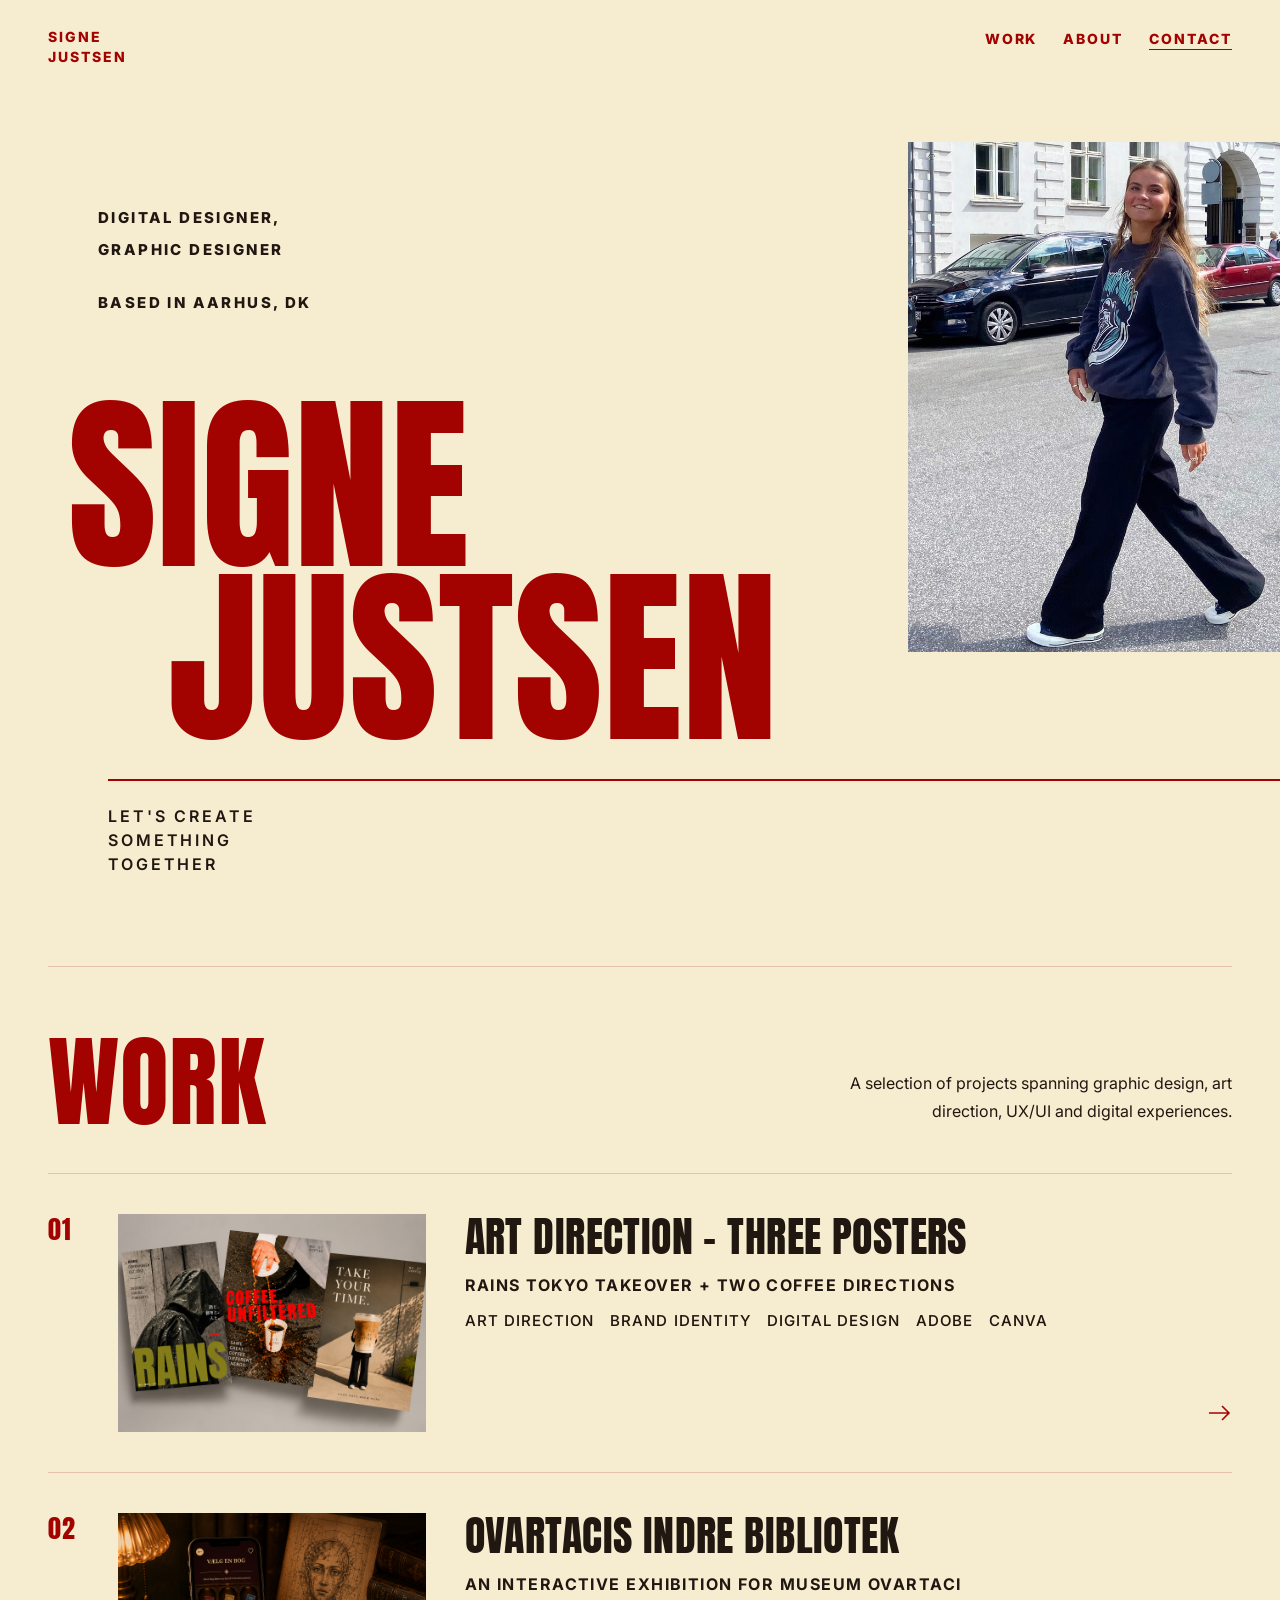
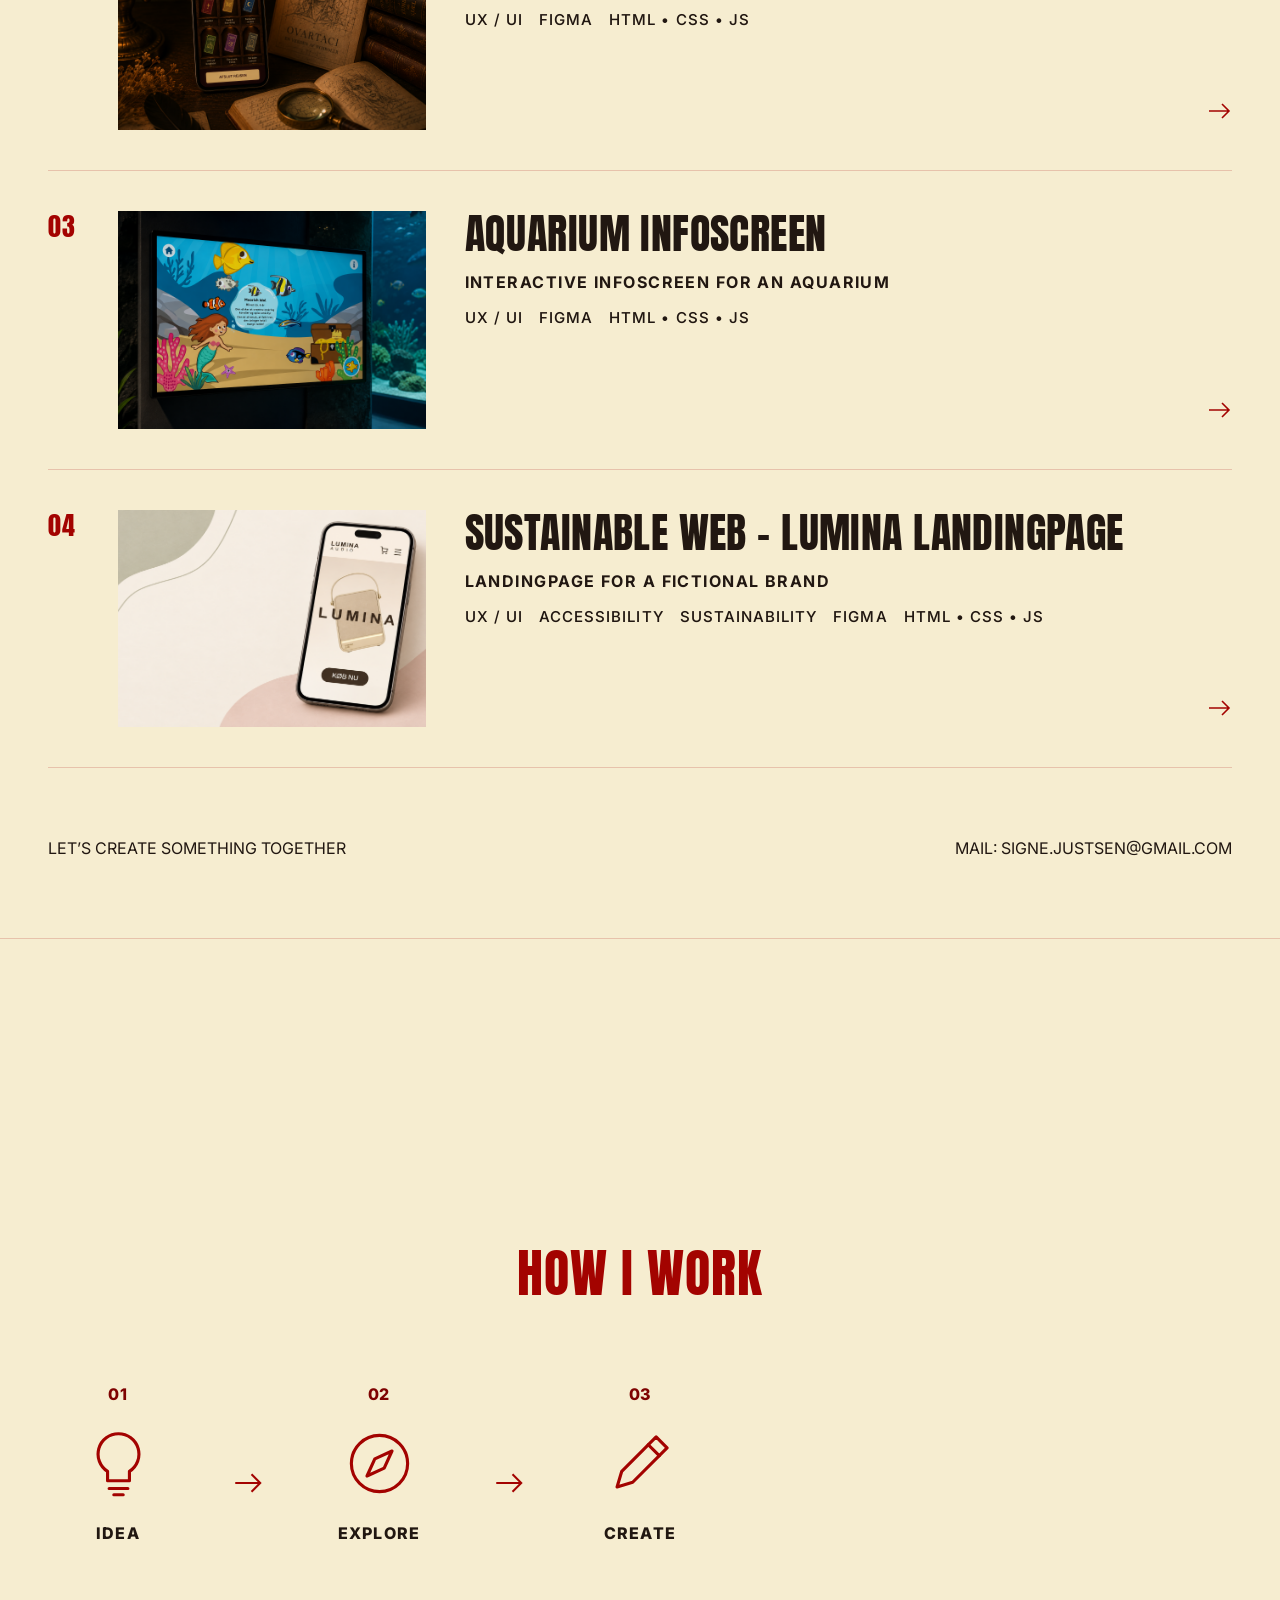
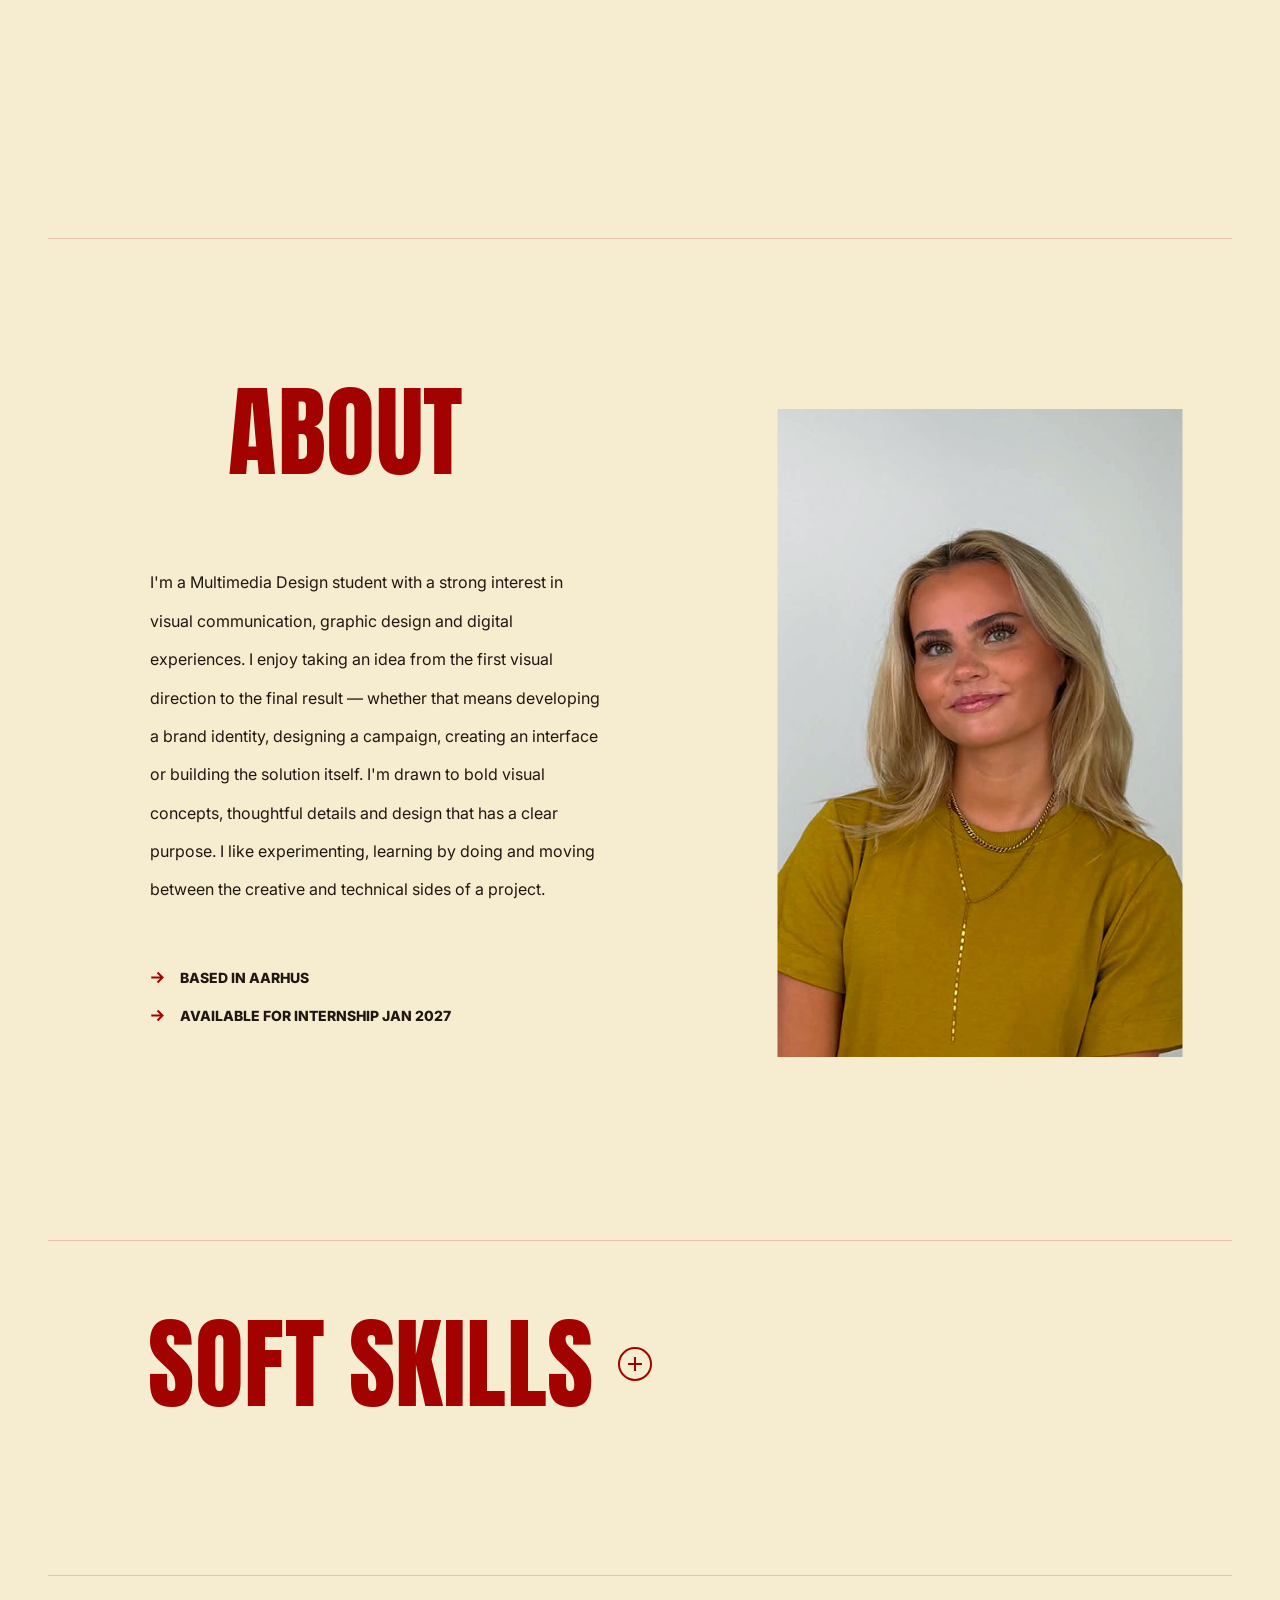
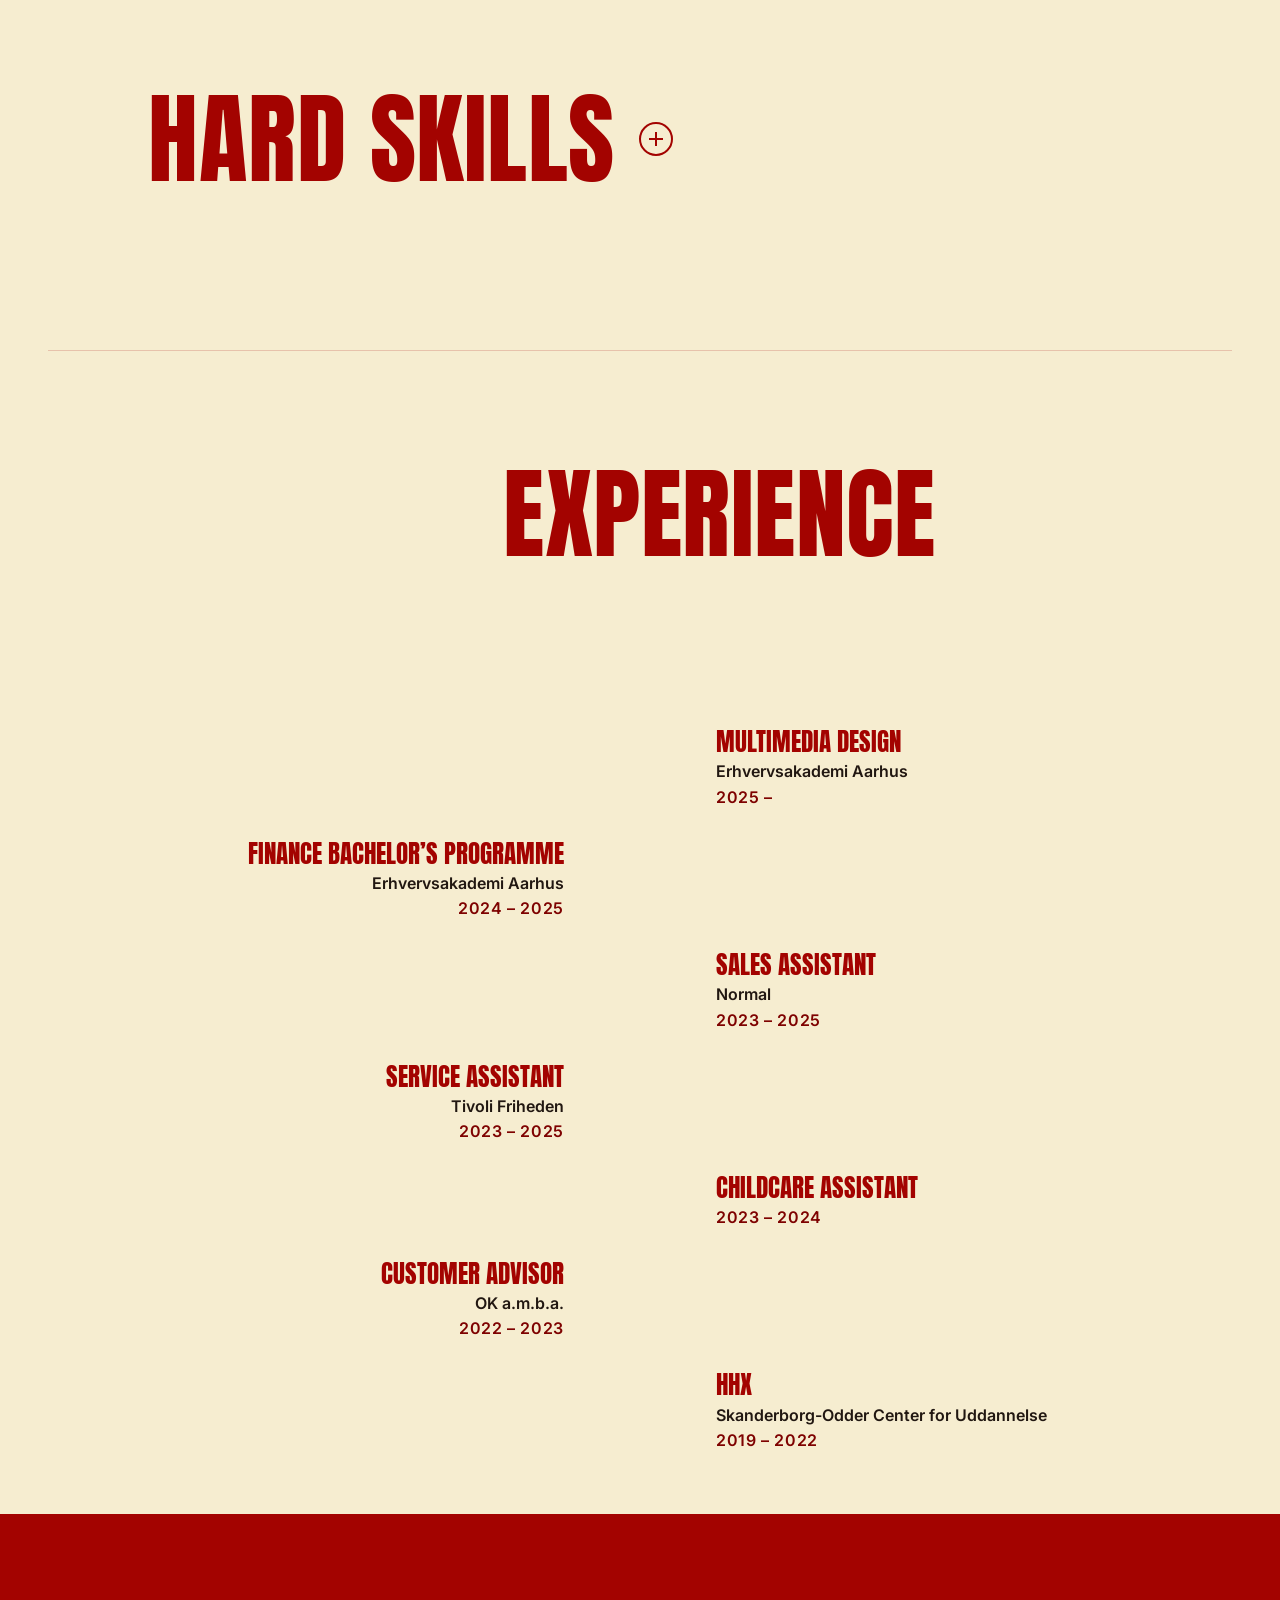
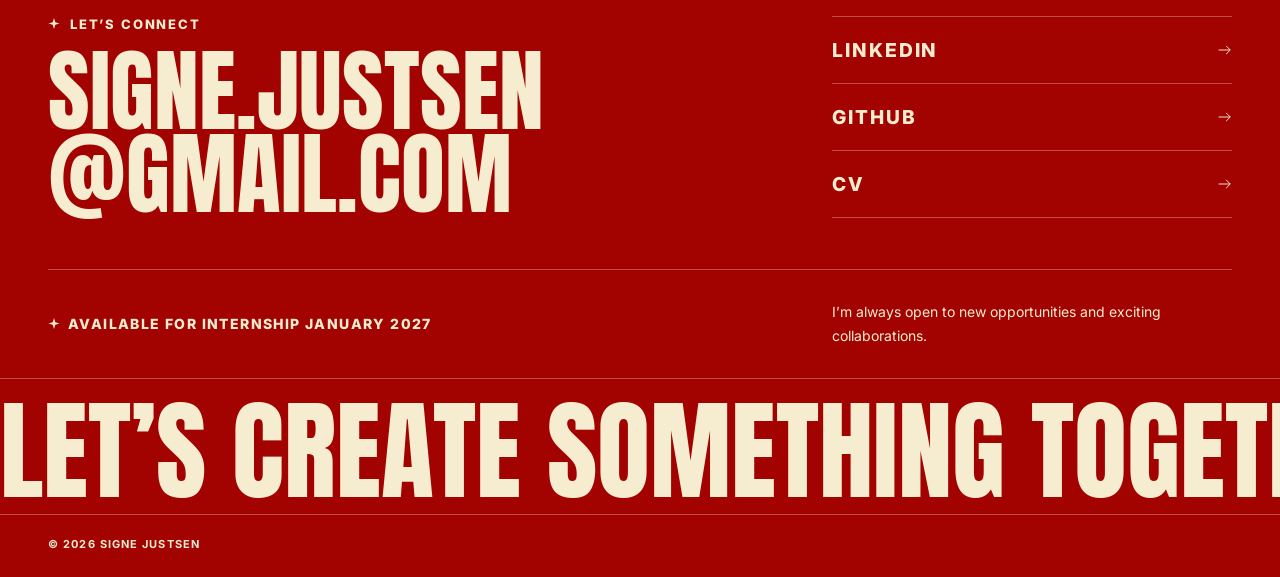
<file: index.html>
<!doctype html>
<html lang="en">
  <head>
    <meta charset="UTF-8" />
    <meta name="viewport" content="width=device-width, initial-scale=1.0" />
    <title>Signe Justsen — Digital Designer &amp; UX/UI Designer</title>
    <meta
      name="description"
      content="Signe Justsen — Digital designer og UX/UI designer baseret i Aarhus. Se udvalgte projekter, kompetencer og kontaktinfo."
    />
    <link rel="icon" href="/favicon.ico" type="image/x-icon" />
    <link rel="stylesheet" href="CSS/style.css" />
  </head>
  <body>
    <header class="site-header">
      <a class="site-logo" href="#top">
        <span>SIGNE</span>
        <span>JUSTSEN</span>
      </a>
      <button
        class="nav-toggle"
        id="navToggle"
        aria-label="Åbn menu"
        aria-expanded="false"
        aria-controls="siteNav"
      >
        <span></span>
      </button>
      <nav class="site-nav" id="siteNav">
        <a href="#work">WORK</a>
        <a href="#about">ABOUT</a>
        <a href="#contact">CONTACT</a>
      </nav>
    </header>

    <main class="page" id="top">
      <!-- HERO -->
      <section class="hero wrap">
        <div class="hero__top">
          <div class="hero__intro hero-anim">
            <p>DIGITAL DESIGNER,</p>
            <p>GRAPHIC DESIGNER</p>
            
            <p>BASED IN AARHUS, DK</p>
          </div>
          <img
            class="hero__portrait hero-anim site-img"
            src="img/landingpage/hero-portrait.jpg"
            alt="Portræt af Signe Justsen"
          />
        </div>

        <h1 class="hero__title hero-anim">
          <span>SIGNE</span>
          <span class="hero__title__justsen">JUSTSEN</span>
        </h1>

        <div class="hero-tagline">
          <div class="hero-tagline__line"></div>

          <div class="hero-tagline__text">
            <p>
              LET'S CREATE<br />
              SOMETHING<br />
              TOGETHER
            </p>

    
          </div>
        </div>



        <div class="hero__bottom">
          <div class="hero__scroll">
            <span>SCROLL</span>
            <svg
              viewBox="0 0 18 28"
              fill="none"
              xmlns="http://www.w3.org/2000/svg"
              stroke="currentColor"
              stroke-width="1.6"
              stroke-linecap="round"
              stroke-linejoin="round"
            >
              <path d="M9 1C3 7 15 12 9 19" />
              <path d="M3 15l6 8 6-8" />
            </svg>
          </div>
        </div>
      </section>

      
      <!-- WORK -->
      <section id="work" class="work section wrap reveal">
        <div class="section-head">
          <h2>WORK</h2>
          <div class="eyebrow-arrow">
            <svg
              viewBox="0 0 18 28"
              fill="none"
              xmlns="http://www.w3.org/2000/svg"
              stroke="currentColor"
              stroke-width="1.6"
              stroke-linecap="round"
              stroke-linejoin="round"
            >
              <path d="M9 1C3 7 15 12 9 19" />
              <path d="M3 15l6 8 6-8" />
            </svg>
          </div>
          <p>
            A selection of projects spanning graphic design, art direction, UX/UI and digital experiences.
          </p>
        </div>

        <div class="project-list">
          <a class="project-card reveal" href="posters.html">
            <span class="project-card__index">01</span>
            <span class="project-card__thumb"
              ><img class="site-img" src="img/landingpage/posters.png"
                alt="Three posters: Rains Tokyo takeover and two coffee art directions" loading="lazy"
            /></span>
            <div class="project-card__text">
              <h3>ART DIRECTION - THREE POSTERS</h3>
              <p>RAINS TOKYO TAKEOVER + TWO COFFEE DIRECTIONS</p>
              <div class="project-card__meta">
                <span>ART DIRECTION</span><span>BRAND IDENTITY</span><span>DIGITAL DESIGN</span><span>ADOBE</span><span>CANVA</span>
              </div>
            </div>
            <span class="project-card__arrow">
              <svg viewBox="0 0 24 16" fill="none" xmlns="http://www.w3.org/2000/svg" stroke="currentColor" stroke-width="1.6">
                <path d="M1 8h20M14 1l7 7-7 7" />
              </svg>
            </span>
          </a>

          <a class="project-card reveal" href="ovartaci.html">
            <span class="project-card__index">02</span>
            <span class="project-card__thumb"
              ><img
                class="site-img"
                src="img/landingpage/ovartaci.jpg"
                alt="Ovartacis Indre Bibliotek"
                loading="lazy"
            /></span>
            <div class="project-card__text">
              <h3>OVARTACIS INDRE BIBLIOTEK</h3>
              <p>AN INTERACTIVE EXHIBITION FOR MUSEUM OVARTACI</p>
              <div class="project-card__meta">
                <span>UX / UI</span><span>FIGMA</span
                ><span>HTML • CSS • JS</span>
              </div>
            </div>
            <span class="project-card__arrow">
              <svg
                viewBox="0 0 24 16"
                fill="none"
                xmlns="http://www.w3.org/2000/svg"
                stroke="currentColor"
                stroke-width="1.6"
              >
                <path d="M1 8h20M14 1l7 7-7 7" />
              </svg>
            </span>
          </a>
          
          <a class="project-card reveal" href="akvarie.html">
            <span class="project-card__index">03</span>
            <span class="project-card__thumb"
              ><img
                class="site-img"
                src="img/landingpage/akvarie.jpg"
                alt="AQUARIUM INFOSCREEN"
                loading="lazy"
            /></span>
            <div class="project-card__text">
              <h3>AQUARIUM INFOSCREEN</h3>
              <p>INTERACTIVE INFOSCREEN FOR AN AQUARIUM</p>
              <div class="project-card__meta">
                <span>UX / UI</span><span>FIGMA</span
                ><span>HTML • CSS • JS</span>
              </div>
            </div>
            <span class="project-card__arrow">
              <svg
                viewBox="0 0 24 16"
                fill="none"
                xmlns="http://www.w3.org/2000/svg"
                stroke="currentColor"
                stroke-width="1.6"
              >
                <path d="M1 8h20M14 1l7 7-7 7" />
              </svg>
            </span>
          </a>

          <a class="project-card reveal" href="lumina.html">
            <span class="project-card__index">04</span>
            <span class="project-card__thumb"
              ><img
                class="site-img"
                src="img/landingpage/lumina-phone.png"
                alt="lumina landingpage on iphone"
                loading="lazy"
            /></span>
            <div class="project-card__text">
              <h3>SUSTAINABLE WEB - LUMINA LANDINGPAGE</h3>
              <p>LANDINGPAGE FOR A FICTIONAL BRAND</p>
              <div class="project-card__meta">
                <span>UX / UI</span><span>ACCESSIBILITY</span><span>SUSTAINABILITY</span><span>FIGMA</span><span>HTML • CSS • JS</span>
              </div>
            </div>
            <span class="project-card__arrow">
              <svg
                viewBox="0 0 24 16"
                fill="none"
                xmlns="http://www.w3.org/2000/svg"
                stroke="currentColor"
                stroke-width="1.6"
              >
                <path d="M1 8h20M14 1l7 7-7 7" />
              </svg>
            </span>
          </a>
        </div>

        <div class="work-footer">
          <span>LET’S CREATE SOMETHING TOGETHER</span>
          <span>MAIL: SIGNE.JUSTSEN@GMAIL.COM</span>
        </div>
      </section>

      <!-- HOW I WORK -->
      <section class="how reveal" id="howIWork">
        <div class="wrap">
          <h2 class="how__heading">HOW I WORK</h2>
          <div class="how__row">
            <div class="how__step">
              <span class="how__num">01</span>
              <span class="how__icon"><svg viewBox="0 0 48 48" fill="none" xmlns="http://www.w3.org/2000/svg" stroke="currentColor" stroke-width="2" stroke-linecap="round" stroke-linejoin="round"><path d="M24 5a13 13 0 0 0-7 24v6h14v-6a13 13 0 0 0-7-24Z"/><path d="M18 40h12M21 44h6"/></svg></span>
              <span class="how__label">IDEA</span>
            </div>

            <span class="how__arrow"><svg viewBox="0 0 24 16" fill="none" xmlns="http://www.w3.org/2000/svg" stroke="currentColor" stroke-width="1.6"><path d="M1 8h20M14 1l7 7-7 7" /></svg></span>

            <div class="how__step">
              <span class="how__num">02</span>
              <span class="how__icon"><svg viewBox="0 0 48 48" fill="none" xmlns="http://www.w3.org/2000/svg" stroke="currentColor" stroke-width="2" stroke-linecap="round" stroke-linejoin="round"><circle cx="24" cy="24" r="18"/><path d="M32 16l-5 11-11 5 5-11z"/></svg></span>
              <span class="how__label">EXPLORE</span>
            </div>

            <span class="how__arrow"><svg viewBox="0 0 24 16" fill="none" xmlns="http://www.w3.org/2000/svg" stroke="currentColor" stroke-width="1.6"><path d="M1 8h20M14 1l7 7-7 7" /></svg></span>

            <div class="how__step">
              <span class="how__num">03</span>
              <span class="how__icon"><svg viewBox="0 0 48 48" fill="none" xmlns="http://www.w3.org/2000/svg" stroke="currentColor" stroke-width="2" stroke-linecap="round" stroke-linejoin="round"><path d="M9 39l3-10L34 7l7 7-22 22z"/><path d="M29 12l7 7"/></svg></span>
              <span class="how__label">CREATE</span>
            </div>

            <span class="how__arrow"><svg viewBox="0 0 24 16" fill="none" xmlns="http://www.w3.org/2000/svg" stroke="currentColor" stroke-width="1.6"><path d="M1 8h20M14 1l7 7-7 7" /></svg></span>

            <div class="how__step">
              <span class="how__num">04</span>
              <span class="how__icon"><svg viewBox="0 0 48 48" fill="none" xmlns="http://www.w3.org/2000/svg" stroke="currentColor" stroke-width="2" stroke-linecap="round" stroke-linejoin="round"><path d="M7 13h6M21 13h20M7 24h20M35 24h6M7 35h4M19 35h22"/><circle cx="17" cy="13" r="4"/><circle cx="31" cy="24" r="4"/><circle cx="15" cy="35" r="4"/></svg></span>
              <span class="how__label">REFINE</span>
            </div>

            <span class="how__arrow"><svg viewBox="0 0 24 16" fill="none" xmlns="http://www.w3.org/2000/svg" stroke="currentColor" stroke-width="1.6"><path d="M1 8h20M14 1l7 7-7 7" /></svg></span>

            <div class="how__step">
              <span class="how__num">05</span>
              <span class="how__icon"><svg viewBox="0 0 48 48" fill="none" xmlns="http://www.w3.org/2000/svg" stroke="currentColor" stroke-width="2" stroke-linecap="round" stroke-linejoin="round"><path d="M43 5L5 20l14 6 6 15z"/><path d="M19 26L43 5"/></svg></span>
              <span class="how__label">DELIVER</span>
            </div>
          </div>
        </div>
      </section>

      <!-- ABOUT -->
      <section id="about" class="about section wrap reveal">
        <div class="section-head section-head--single">
          <h2 class="title-about">ABOUT</h2>
        </div>

        <div class="about__grid">
          <div class="about__text">
            <p>
              I'm a Multimedia Design student with a strong interest in 
              visual communication, graphic design and digital experiences. 
              I enjoy taking an idea from the first visual direction to the 
              final result — whether that means developing a brand identity, 
              designing a campaign, creating an interface or building the solution 
              itself.
              I'm drawn to bold visual concepts, thoughtful details and design that 
              has a clear purpose. I like experimenting, learning by doing and moving 
              between the creative and technical sides of a project.
            </p>
            <ul class="about__list">
              <li>
                <svg
                  viewBox="0 0 12 12"
                  fill="none"
                  xmlns="http://www.w3.org/2000/svg"
                  stroke="currentColor"
                  stroke-width="1.6"
                >
                  <path d="M1 6h9M6 2l4 4-4 4" />
                </svg>
                BASED IN AARHUS
              </li>
              <li>
                <svg
                  viewBox="0 0 12 12"
                  fill="none"
                  xmlns="http://www.w3.org/2000/svg"
                  stroke="currentColor"
                  stroke-width="1.6"
                >
                  <path d="M1 6h9M6 2l4 4-4 4" />
                </svg>
                AVAILABLE FOR INTERNSHIP JAN 2027
              </li>
            </ul>
          </div>

          <img
            class="about__image site-img"
            src="img/landingpage/about-portrait.jpg"
            alt="Portræt af Signe"
          />
        </div>
      </section>

      <!-- SOFT SKILLS -->
      <section class="soft-skills section wrap reveal">
        <details class="fold">
          <summary class="fold__summary section-head section-head--single">
            <h2>SOFT SKILLS</h2>
            <span class="fold__icon"></span>
          </summary>
          <div class="fold__content">
            <p class="soft-skills__intro-text">Curious by nature, creative by default and always looking for the next idea to explore. I enjoy turning thoughts into visuals, solving problems along the way and making the small details count.</p>
              <div class="soft-tiles">
                <div class="soft-tile"><span class="soft-tile__num">01</span><span class="soft-tile__word">COLLABORATION</span></div>
                <div class="soft-tile"><span class="soft-tile__num">02</span><span class="soft-tile__word">CREATIVITY</span></div>
                <div class="soft-tile"><span class="soft-tile__num">03</span><span class="soft-tile__word">COMMUNICATION</span></div>
                <div class="soft-tile"><span class="soft-tile__num">04</span><span class="soft-tile__word">PROBLEM SOLVING</span></div>
                <div class="soft-tile"><span class="soft-tile__num">05</span><span class="soft-tile__word">ATTENTION TO DETAIL</span></div>
                <div class="soft-tile"><span class="soft-tile__num">06</span><span class="soft-tile__word">ADAPTABILITY</span></div>
                <div class="soft-tile"><span class="soft-tile__num">07</span><span class="soft-tile__word">CURIOSITY</span></div>
                <div class="soft-tile"><span class="soft-tile__num">08</span><span class="soft-tile__word">TIME MANAGEMENT</span></div>
              </div>
          </div>
        </details>
      </section>

      <!-- HARD SKILLS -->
      <section class="skills section wrap reveal">
        <details class="fold">
          <summary class="fold__summary section-head section-head--single">
            <h2>HARD SKILLS</h2>
            <span class="fold__icon"></span>
          </summary>
          <div class="fold__content">
            <div class="skills__grid">
              <div class="skills__intro">
                <p>
                  UI and digital design are where my focus lies, and I love the
                  space where visual craft meets code. From wireframing in Figma
                  to building the real thing in HTML, CSS and JavaScript, I
                  enjoy diving deep into how each tool works, and using that to
                  shape experiences that feel both considered and functional.
                </p>
              </div>
              <div class="skills__col">
                <h3>GRAPHIC DESIGN</h3>
                <ul class="skills__icon-list">
                  <li><span>Art Direction</span><svg viewBox="0 0 48 48" fill="none" stroke="currentColor" stroke-width="2" stroke-linecap="round" stroke-linejoin="round"><path d="M6 14V6h8M34 6h8v8M42 34v8h-8M14 42H6v-8"/><path d="M24 16l8 8-8 8-8-8z"/></svg></li>
                  <li><span>Visual Identity</span><svg viewBox="0 0 48 48" fill="none" stroke="currentColor" stroke-width="2" stroke-linecap="round" stroke-linejoin="round"><circle cx="18" cy="24" r="12"/><circle cx="30" cy="24" r="12"/></svg></li>
                  <li><span>Typography</span><svg viewBox="0 0 48 48" fill="none" stroke="currentColor" stroke-width="2" stroke-linecap="round" stroke-linejoin="round"><rect x="6" y="6" width="36" height="36" rx="6"/><text x="24" y="31" font-size="19" font-weight="700" fill="currentColor" stroke="none" text-anchor="middle" font-family="Georgia, serif">Aa</text></svg></li>
                  <li><span>Layout</span><svg viewBox="0 0 48 48" fill="none" stroke="currentColor" stroke-width="2" stroke-linecap="round" stroke-linejoin="round"><rect x="6" y="6" width="36" height="36" rx="2"/><path d="M6 17h36M19 17v25"/></svg></li>
                  <li><span>Adobe Illustrator</span><svg viewBox="0 0 48 48" fill="none" stroke="currentColor" stroke-width="2"><rect x="6" y="6" width="36" height="36" rx="6" /><text x="24" y="30" font-size="13" font-weight="700" fill="currentColor" stroke="none" text-anchor="middle" font-family="Arial, sans-serif">Ai</text></svg></li>
                  <li><span>Adobe Photoshop</span><svg viewBox="0 0 48 48" fill="none" stroke="currentColor" stroke-width="2"><rect x="6" y="6" width="36" height="36" rx="6" /><text x="24" y="30" font-size="13" font-weight="700" fill="currentColor" stroke="none" text-anchor="middle" font-family="Arial, sans-serif">Ps</text></svg></li>
                  <li><span>Canva</span><svg viewBox="0 0 48 48" fill="none" stroke="currentColor" stroke-width="2" stroke-linecap="round" stroke-linejoin="round"><circle cx="24" cy="24" r="18"/><text x="24" y="31" font-size="20" font-weight="700" fill="currentColor" stroke="none" text-anchor="middle" font-family="Arial, sans-serif">C</text></svg></li>
                </ul>
              </div>

              <div class="skills__col">
                <h3>DIGITAL DESIGN</h3>
                <ul class="skills__icon-list">
                  <li><span>Figma</span><svg viewBox="0 0 48 48" fill="none" stroke="currentColor" stroke-width="2"><path d="M20 4h6a6 6 0 0 1 0 12h-6z" /><path d="M20 16h6a6 6 0 0 1 0 12h-6z" /><path d="M20 28h6v6a6 6 0 1 1-6-6z" /><circle cx="14" cy="10" r="6" /><circle cx="32" cy="22" r="6" /></svg></li>
                  <li><span>UI Design</span><svg viewBox="0 0 48 48" fill="none" stroke="currentColor" stroke-width="2" stroke-linecap="round" stroke-linejoin="round"><rect x="5" y="8" width="32" height="26" rx="2"/><path d="M5 16h32"/><path d="M27 27l14 6-6 3-3 6z"/></svg></li>
                  <li><span>Prototyping</span><svg viewBox="0 0 48 48" fill="none" stroke="currentColor" stroke-width="2" stroke-linecap="round" stroke-linejoin="round"><rect x="12" y="5" width="24" height="38" rx="4" /><path d="M21 34h6" /><path d="M21 16l9 8-9 8z" /></svg></li>
                  <li><span>Responsive Design</span><svg viewBox="0 0 48 48" fill="none" stroke="currentColor" stroke-width="2" stroke-linecap="round" stroke-linejoin="round"><rect x="4" y="10" width="28" height="20" rx="2"/><path d="M12 38h12M18 30v8"/><rect x="35" y="18" width="9" height="18" rx="2"/></svg></li>
                  <li><span>Design Systems</span><svg viewBox="0 0 48 48" fill="none" stroke="currentColor" stroke-width="2" stroke-linecap="round" stroke-linejoin="round"><rect x="6" y="6" width="14" height="14" rx="1.5"/><circle cx="35" cy="13" r="7"/><rect x="6" y="28" width="14" height="14" rx="1.5"/><path d="M28 42l7-14 7 14z"/></svg></li>
                  <li><span>Sustainability</span><svg viewBox="0 0 48 48" fill="none" stroke="currentColor" stroke-width="2" stroke-linecap="round" stroke-linejoin="round"><path d="M12 40C10 22 22 8 40 8c2 18-10 32-28 32Z" /><path d="M12 40C18 28 26 20 40 8" /></svg></li>
                </ul>
              </div>

              <div class="skills__col">
                <h3>UX / DEVELOPMENT</h3>
                <ul class="skills__icon-list">
                  <li><span>UX Research</span><svg viewBox="0 0 48 48" fill="none" stroke="currentColor" stroke-width="2" stroke-linecap="round" stroke-linejoin="round"><circle cx="20" cy="16" r="6" /><path d="M9 39c0-7 5-12 11-12" /><circle cx="30" cy="30" r="8" /><path d="M40 40l-5.5-5.5" /></svg></li>
                  <li><span>Usability Testing</span><svg viewBox="0 0 48 48" fill="none" stroke="currentColor" stroke-width="2" stroke-linecap="round" stroke-linejoin="round"><rect x="10" y="6" width="24" height="34" rx="2" /><path d="M17 4h10v4H17z" /><path d="M16 24l5 5 11-11" /></svg></li>
                  <li><span>Accessibility</span><svg viewBox="0 0 48 48" fill="none" stroke="currentColor" stroke-width="2" stroke-linecap="round" stroke-linejoin="round"><circle cx="24" cy="10" r="4" fill="currentColor" stroke="none" /><path d="M8 17c5 2 11 3 16 3s11-1 16-3M24 20v10M24 30l-7 12M24 30l7 12M17 24l-3 8M31 24l3 8" /></svg></li>
                  <li><span>HTML</span><svg viewBox="0 0 48 48" fill="none" stroke="currentColor" stroke-width="2" stroke-linejoin="round"><path d="M9 6h30l-2.7 30L24 40l-12.3-4L9 6Z" /><text x="24" y="29" font-size="14" font-weight="700" fill="currentColor" stroke="none" text-anchor="middle" font-family="Arial, sans-serif">5</text></svg></li>
                  <li><span>CSS</span><svg viewBox="0 0 48 48" fill="none" stroke="currentColor" stroke-width="2" stroke-linejoin="round"><path d="M9 6h30l-2.7 30L24 40l-12.3-4L9 6Z" /><text x="24" y="29" font-size="14" font-weight="700" fill="currentColor" stroke="none" text-anchor="middle" font-family="Arial, sans-serif">3</text></svg></li>
                  <li><span>JavaScript</span><svg viewBox="0 0 48 48" fill="none" stroke="currentColor" stroke-width="2"><rect x="6" y="6" width="36" height="36" rx="6" /><text x="24" y="30" font-size="14" font-weight="700" fill="currentColor" stroke="none" text-anchor="middle" font-family="Arial, sans-serif">JS</text></svg></li>
                  <li><span>WordPress</span><svg viewBox="0 0 48 48" fill="none" stroke="currentColor" stroke-width="2"><circle cx="24" cy="24" r="18" /><text x="24" y="30" font-size="16" font-weight="700" fill="currentColor" stroke="none" text-anchor="middle" font-family="Georgia, serif">W</text></svg></li>
                  <li><span>GitHub</span><svg viewBox="0 0 48 48"><path fill="currentColor" stroke="none" d="M24 4C13 4 4 13 4 24.2c0 8.9 5.8 16.5 13.8 19.1 1 .2 1.4-.4 1.4-1v-3.9c-5.6 1.2-6.8-2.7-6.8-2.7-.9-2.3-2.2-3-2.2-3-1.9-1.3.1-1.2.1-1.2 2 .1 3.1 2.1 3.1 2.1 1.8 3.1 4.7 2.2 5.9 1.7.2-1.3.7-2.2 1.3-2.7-4.5-.5-9.2-2.2-9.2-10 0-2.2.8-4 2.1-5.4-.2-.5-.9-2.6.2-5.5 0 0 1.7-.6 5.7 2.1 1.7-.5 3.4-.7 5.2-.7s3.5.2 5.2.7c4-2.7 5.7-2.1 5.7-2.1 1.1 2.9.4 5 .2 5.5 1.3 1.4 2.1 3.2 2.1 5.4 0 7.8-4.7 9.5-9.2 10 .7.6 1.4 1.9 1.4 3.8v5.6c0 .6.4 1.2 1.4 1C38.2 40.7 44 33.1 44 24.2 44 13 35 4 24 4Z" /></svg></li>
                </ul>
              </div>
            </div>
          </div>
        </details>
      </section>

      <!-- EXPERIENCE -->
      <section class="section wrap reveal">
        <div class="section-head section-head--single" id="experience-title">
          <h2>EXPERIENCE</h2>
        </div>

        <div class="timeline">
          <div class="timeline__track" id="timelineTrack">
            <svg
              class="timeline__line"
              id="timelineLine"
              viewBox="0 0 100 1000"
              preserveAspectRatio="none"
            >
              <path
                id="timelinePath"
                d="M57.7,2.5 C55.8,21.1 46.6,64.9 46.4,113.8 C46.2,162.7 56.3,235.3 56.6,296.1 C56.9,356.9 48.0,416.0 48.2,478.4 C48.4,540.8 58.4,603.4 58.0,670.7 C57.6,738.0 46.9,827.5 45.7,882.4 C44.6,937.3 50.2,980.4 51.1,1000.0"
              />
            </svg>

            <div class="timeline__list">
              <div class="timeline__item reveal">
                <p class="timeline__role">Multimedia design</p>
                <p class="timeline__org">Erhvervsakademi Aarhus</p>
                <span class="timeline__date">2025 –</span>
              </div>

              <div class="timeline__item reveal">
                <p class="timeline__role">Finance bachelor’s programme</p>
                <p class="timeline__org">Erhvervsakademi Aarhus</p>
                <span class="timeline__date">2024 – 2025</span>
              </div>

              <div class="timeline__item reveal">
                <p class="timeline__role">Sales assistant</p>
                <p class="timeline__org">Normal</p>
                <span class="timeline__date">2023 – 2025</span>
              </div>

              <div class="timeline__item reveal">
                <p class="timeline__role">Service assistant</p>
                <p class="timeline__org">Tivoli Friheden</p>
                <span class="timeline__date">2023 – 2025</span>
              </div>

              <div class="timeline__item reveal">
                <p class="timeline__role">Childcare assistant</p>
                <span class="timeline__date">2023 – 2024</span>
              </div>

              <div class="timeline__item reveal">
                <p class="timeline__role">Customer advisor</p>
                <p class="timeline__org">OK a.m.b.a.</p>
                <span class="timeline__date">2022 – 2023</span>
              </div>

              <div class="timeline__item reveal">
                <p class="timeline__role">HHX</p>
                <p class="timeline__org">
                  Skanderborg-Odder Center for Uddannelse
                </p>
                <span class="timeline__date">2019 – 2022</span>
              </div>
            </div>
          </div>
        </div>
      </section>
    </main>

    <!-- FOOTER -->
    <footer id="contact" class="ft reveal">
      <div class="wrap">
        <div class="ft__top">
          <div class="ft__main">
            <p class="ft__eyebrow">
              <svg width="12" height="12" viewBox="0 0 24 24" fill="currentColor" aria-hidden="true"><path d="M12 0l2.6 8.4L23 11l-8.4 2.6L12 22l-2.6-8.4L1 11l8.4-2.6z" /></svg>
              LET’S CONNECT
            </p>
            <a class="ft__mail" href="mailto:signe.justsen@gmail.com">signe.justsen<br />@gmail.com</a>
          </div>

          <nav class="ft__links" aria-label="Links">
            <a href="https://www.linkedin.com/in/signe-justsen-0b3811287/" target="_blank" rel="noopener">LINKEDIN <svg viewBox="0 0 24 16" fill="none" xmlns="http://www.w3.org/2000/svg" stroke="currentColor" stroke-width="1.6" aria-hidden="true"><path d="M1 8h20M14 1l7 7-7 7" /></svg></a>
            <a href="https://github.com/signejustsen" target="_blank" rel="noopener">GITHUB <svg viewBox="0 0 24 16" fill="none" xmlns="http://www.w3.org/2000/svg" stroke="currentColor" stroke-width="1.6" aria-hidden="true"><path d="M1 8h20M14 1l7 7-7 7" /></svg></a>
            <a href="cv-signejustsen.pdf" target="_blank" rel="noopener">CV <svg viewBox="0 0 24 16" fill="none" xmlns="http://www.w3.org/2000/svg" stroke="currentColor" stroke-width="1.6" aria-hidden="true"><path d="M1 8h20M14 1l7 7-7 7" /></svg></a>
          </nav>
        </div>

        <div class="ft__row">
          <p class="ft__avail">
            <svg width="12" height="12" viewBox="0 0 24 24" fill="currentColor" aria-hidden="true"><path d="M12 0l2.6 8.4L23 11l-8.4 2.6L12 22l-2.6-8.4L1 11l8.4-2.6z" /></svg>
            AVAILABLE FOR INTERNSHIP JANUARY 2027
          </p>
          <p>I’m always open to new opportunities and exciting collaborations.</p>
        </div>
      </div>

      <div class="ft__marquee" aria-hidden="true">
        <div class="ft__track">
          <span>LET’S CREATE SOMETHING TOGETHER ✦</span><span>LET’S CREATE SOMETHING TOGETHER ✦</span><span>LET’S CREATE SOMETHING TOGETHER ✦</span><span>LET’S CREATE SOMETHING TOGETHER ✦</span>
        </div>
      </div>

      <div class="wrap ft__bottom">
        <span>© 2026 SIGNE JUSTSEN</span>
      </div>
    </footer>

    <button class="to-top" id="toTop" aria-label="Til toppen">
      <svg
        viewBox="0 0 18 28"
        fill="none"
        xmlns="http://www.w3.org/2000/svg"
        stroke="currentColor"
        stroke-width="1.8"
        stroke-linecap="round"
        stroke-linejoin="round"
      >
        <path d="M9 27V3M2 10l7-8 7 8" />
      </svg>
    </button>

    <script src="JS/script.js"></script>
  </body>
</html>
</file>
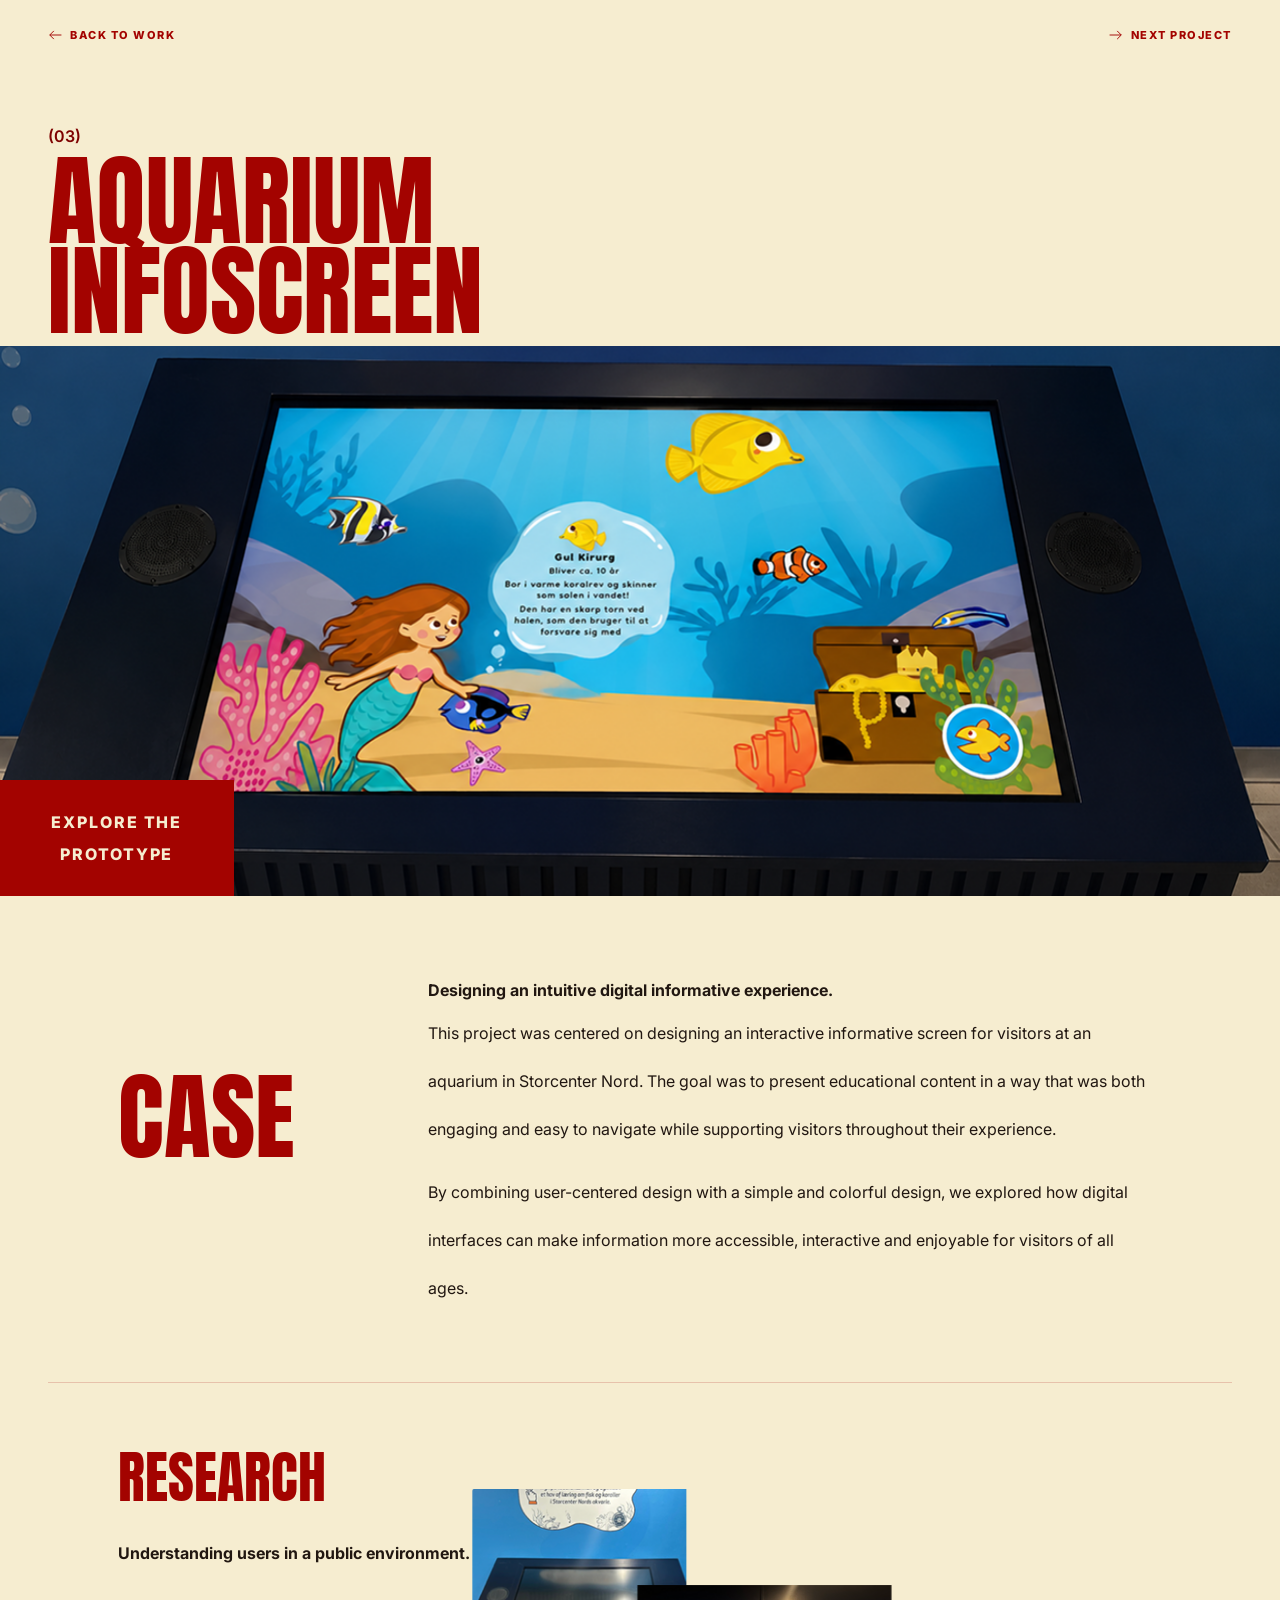
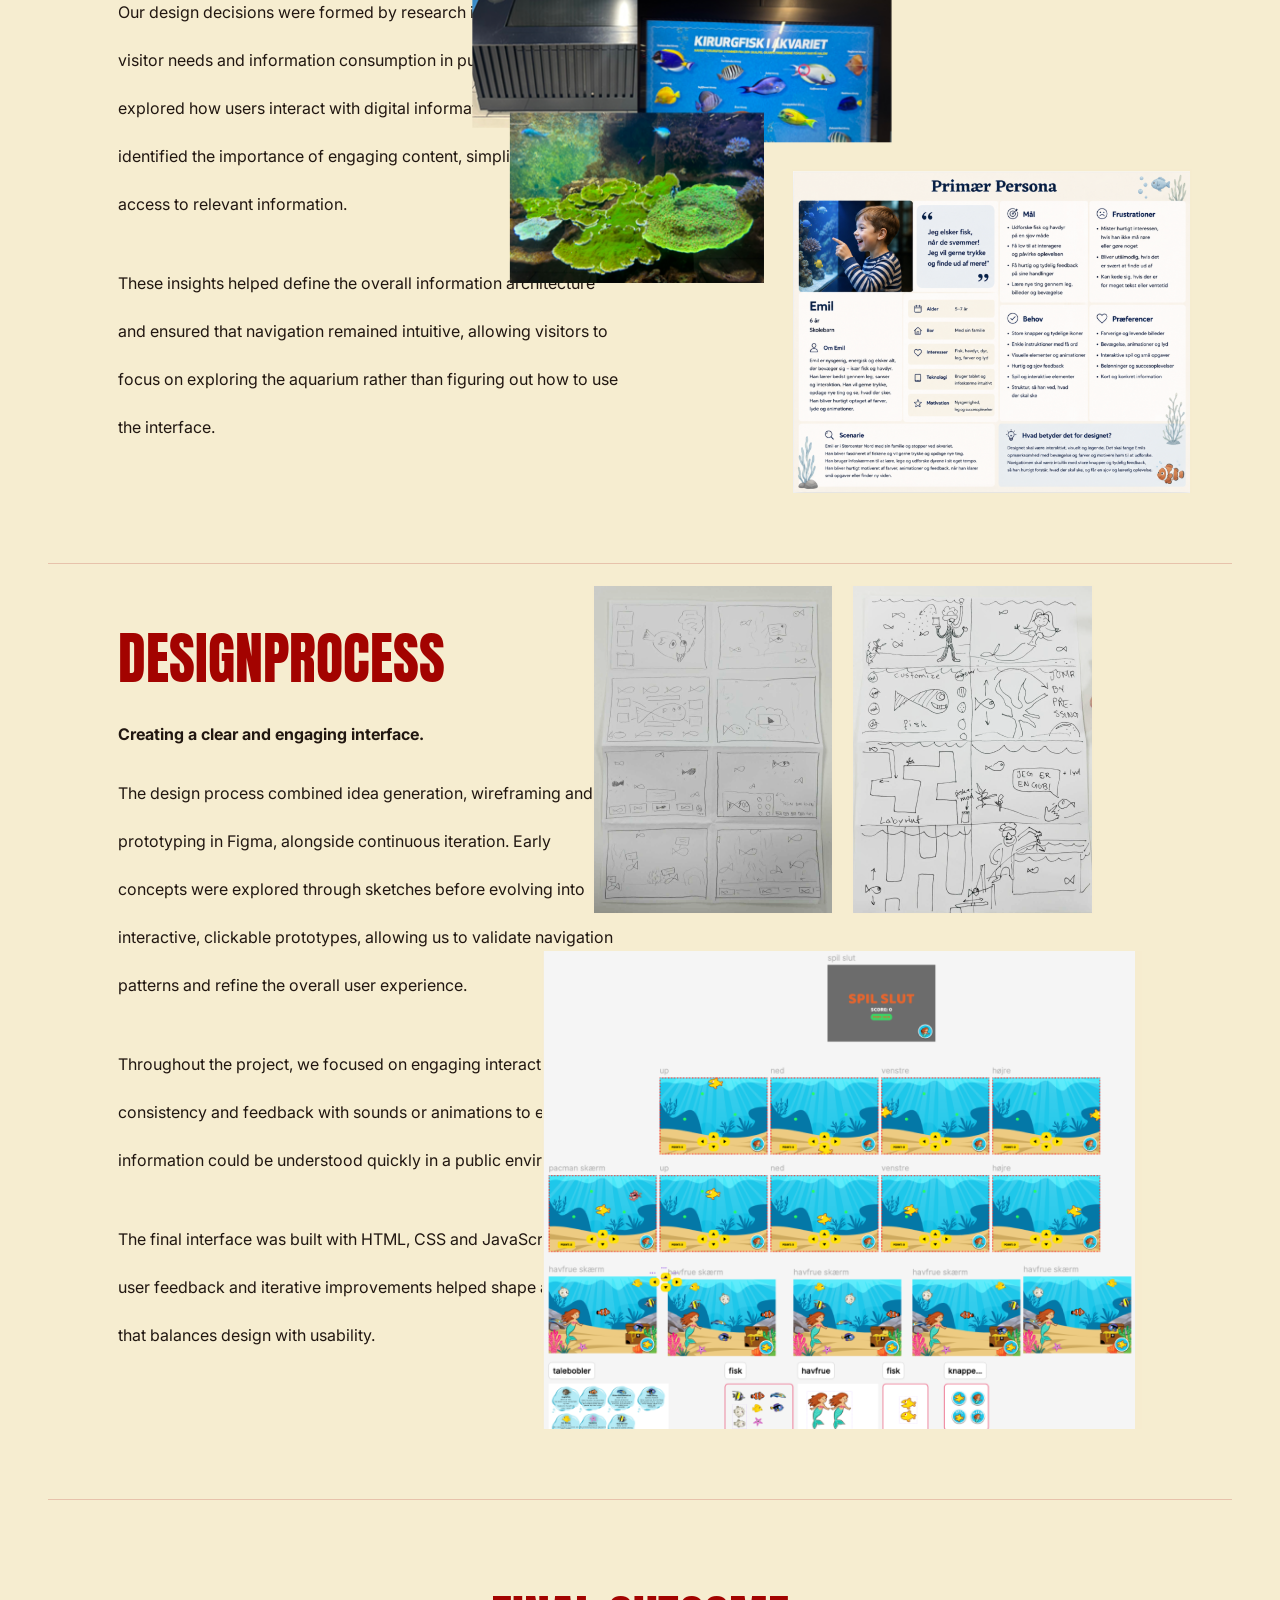
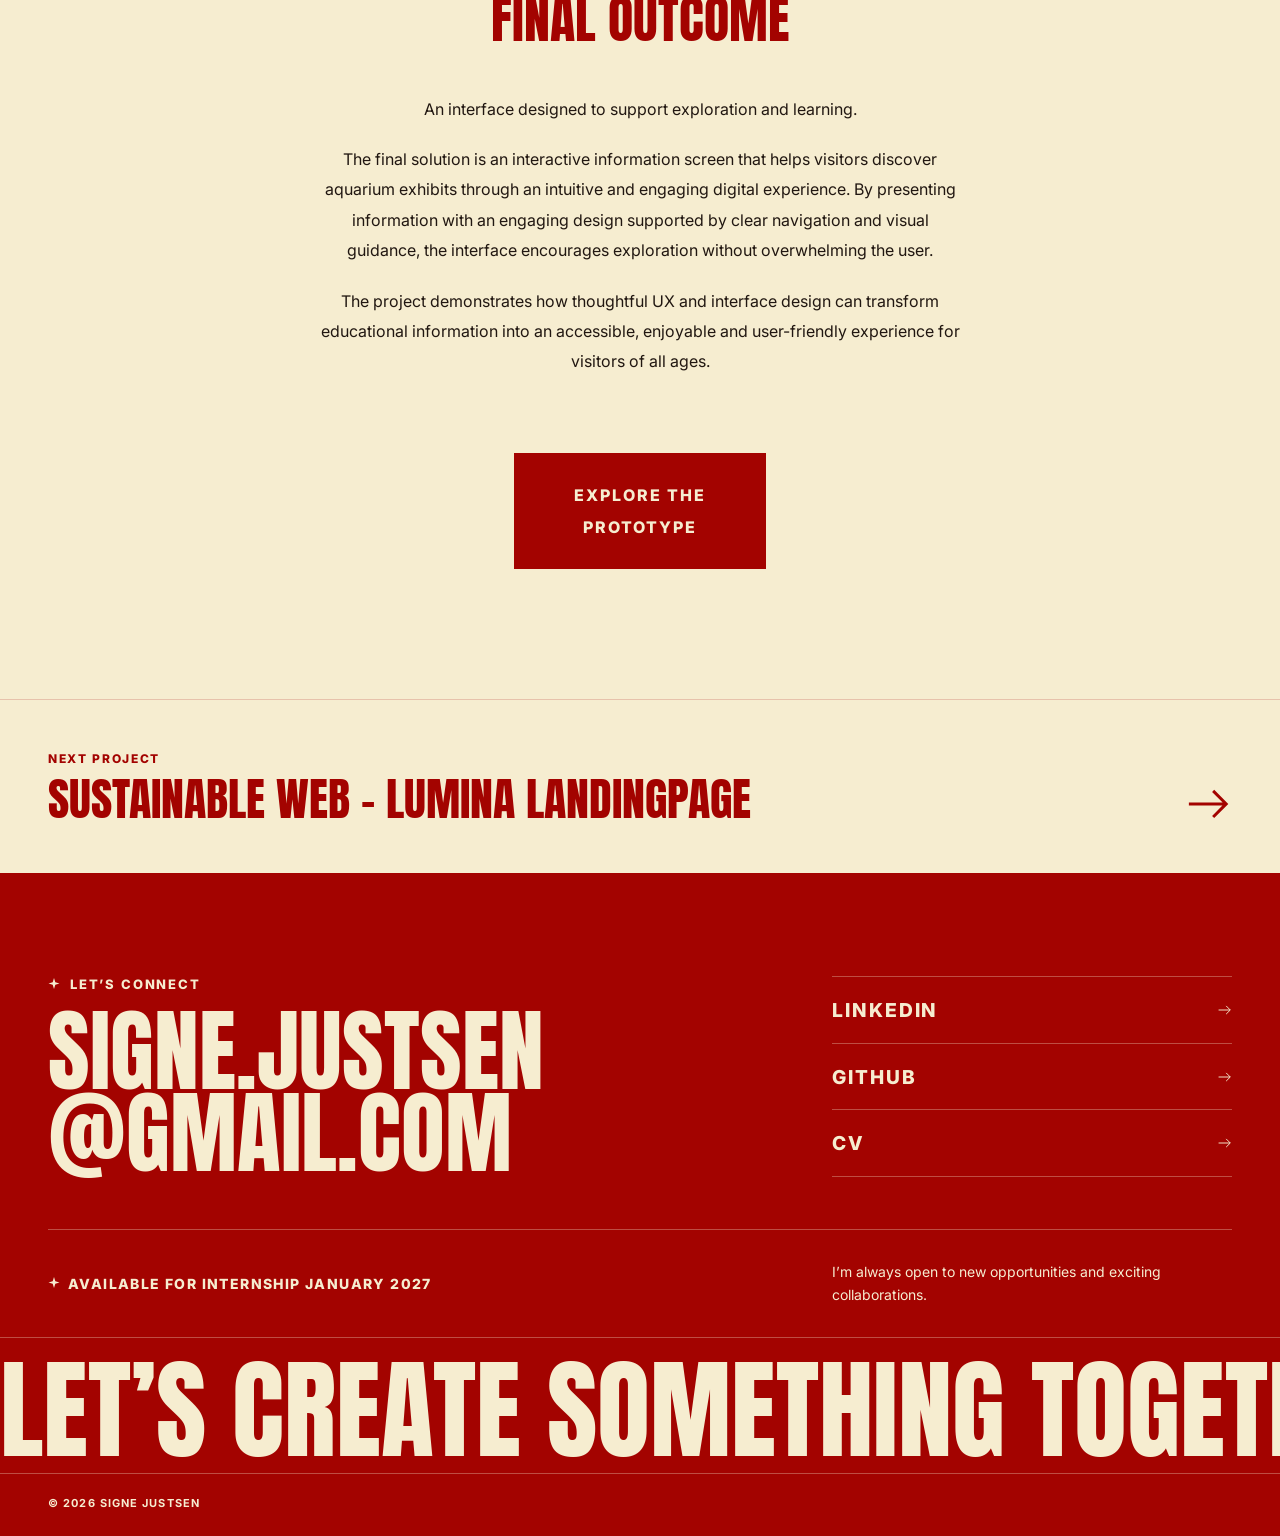
<file: akvarie.html>
<!doctype html>
<html lang="en">
  <head>
    <meta charset="UTF-8" />
    <meta name="viewport" content="width=device-width, initial-scale=1.0" />
    <title>Aquarium Infoscreen — Signe Justsen</title>
    <link rel="icon" href="/favicon.ico" type="image/x-icon" />
    <link rel="stylesheet" href="CSS/style.css" />
  </head>
  <body>
    <header class="site-header site-header--project">
      <a class="back-link" href="index.html#work">
        <svg
          viewBox="0 0 24 16"
          fill="none"
          xmlns="http://www.w3.org/2000/svg"
          stroke="currentColor"
          stroke-width="1.6"
        >
          <path d="M23 8H3M10 1L3 8l7 7" />
        </svg>
        BACK TO WORK
      </a>
      <a class="next-link" href="lumina.html">
        NEXT PROJECT
        <svg
          viewBox="0 0 24 16"
          fill="none"
          xmlns="http://www.w3.org/2000/svg"
          stroke="currentColor"
          stroke-width="1.6"
        >
          <path d="M1 8h20M14 1l7 7-7 7" />
        </svg>
      </a>
    </header>

    <main class="page">
      <section class="case-hero wrap reveal">
        <p class="case-hero__index">(03)</p>
        <h1 class="case-hero__title">
          <span>AQUARIUM</span>
          <span>INFOSCREEN</span>
        </h1>
      </section>

      <div class="case-hero__figure reveal">
        <img
          class="case-hero__image"
          src="img/projects/akvarie/ak-hero.png"
          alt="Akvarie infoscreen på touchbord"
        />
        <a
          class="case-hero__cta"
          href="https://signejustsen.github.io/storcenternord-aquarium/"
          target="_blank"
          rel="noopener"
          >EXPLORE THE<br />PROTOTYPE</a
        >
      </div>

      <section class="case-block wrap reveal">
        <h2 class="case-block__label" id="case-title-a">CASE</h2>
        <div class="case-block__body">
          <p class="lead">
            Designing an intuitive digital informative experience.
          </p>
          <p>
            This project was centered on designing an interactive informative
            screen for visitors at an aquarium in Storcenter Nord. The goal was
            to present educational content in a way that was both engaging and
            easy to navigate while supporting visitors throughout their
            experience.
          </p>
          <p>
            By combining user-centered design with a simple and colorful design,
            we explored how digital interfaces can make information more
            accessible, interactive and enjoyable for visitors of all ages.
          </p>
        </div>
      </section>

      <section class="case-block case-block--stacked wrap reveal">
        <h2 class="case-block__label">RESEARCH</h2>
        <div class="case-block__body">
          <p class="lead">Understanding users in a public environment.</p>
          <p>
            Our design decisions were formed by research into user behaviour,
            visitor needs and information consumption in public spaces. We
            explored how users interact with digital information screens and
            identified the importance of engaging content, simplicity and quick
            access to relevant information.
          </p>
          <p>
            These insights helped define the overall information architecture
            and ensured that navigation remained intuitive, allowing visitors to
            focus on exploring the aquarium rather than figuring out how to use
            the interface.
          </p>
          <div class="case-block__images">
            <img
              class="akvarie-research-1"
              src="img/projects/akvarie/ak-refphotos.png"
              alt="Research: fysiske referencebilleder fra akvariet"
              loading="lazy"
              style="flex-basis: 400px; flex-grow: 1"
            />
            <img
              class="akvarie-research-2"
              src="img/projects/akvarie/ak-persona.png"
              alt="Primær persona: Emil"
              loading="lazy"
              style="flex-basis: 620px; flex-grow: 1.5"
            />
          </div>
        </div>
      </section>

      <section class="case-block case-block--stacked wrap reveal">
        <h2 class="case-block__label">DESIGNPROCESS</h2>
        <div class="case-block__body">
          <p class="lead">Creating a clear and engaging interface.</p>
          <p>
            The design process combined idea generation, wireframing and
            prototyping in Figma, alongside continuous iteration. Early concepts
            were explored through sketches before evolving into interactive,
            clickable prototypes, allowing us to validate navigation patterns
            and refine the overall user experience.
          </p>
          <p>
            Throughout the project, we focused on engaging interactions,
            consistency and feedback with sounds or animations to ensure that
            information could be understood quickly in a public environment.
          </p>
          <p>
            The final interface was built with HTML, CSS and JavaScript, and
            user feedback and iterative improvements helped shape a result that
            balances design with usability.
          </p>
          <div class="case-block__images">
            <img
              class="akvarie-design-1"
              src="img/projects/akvarie/ak-sketch1.png"
              alt="Tidlige skitser"
              loading="lazy"
              style="flex-basis: 220px; flex-grow: 0"
            />
            <img
              class="akvarie-design-2"
              src="img/projects/akvarie/ak-sketch2.png"
              alt="Tidlige skitser og flow"
              loading="lazy"
              style="flex-basis: 220px; flex-grow: 0"
            />
            <img
              class="akvarie-design-3"
              src="img/projects/akvarie/ak-storyboard.png"
              alt="Storyboard og skærmvarianter"
              loading="lazy"
              style="flex-basis: 610px; flex-grow: 1"
            />
          </div>
        </div>
      </section>

      <section class="case-outcome wrap reveal">
        <h3>FINAL OUTCOME</h3>
        <p>An interface designed to support exploration and learning.</p>
        <p>
          The final solution is an interactive information screen that helps
          visitors discover aquarium exhibits through an intuitive and engaging
          digital experience. By presenting information with an engaging design
          supported by clear navigation and visual guidance, the interface
          encourages exploration without overwhelming the user.
        </p>
        <p>
          The project demonstrates how thoughtful UX and interface design can
          transform educational information into an accessible, enjoyable and
          user-friendly experience for visitors of all ages.
        </p>
      </section>

      <div class="case-cta wrap reveal">
        <a
          href="https://signejustsen.github.io/storcenternord-aquarium/"
          target="_blank"
          rel="noopener"
          >EXPLORE THE<br />PROTOTYPE</a
        >
      </div>
      <a class="next-project" href="lumina.html">
        <span class="next-project__eyebrow">NEXT PROJECT</span>
        <span class="next-project__title">SUSTAINABLE WEB - LUMINA LANDINGPAGE</span>
        <svg viewBox="0 0 24 16" fill="none" xmlns="http://www.w3.org/2000/svg" stroke="currentColor" stroke-width="1.6" aria-hidden="true"><path d="M1 8h20M14 1l7 7-7 7" /></svg>
      </a>
    </main>

    <footer id="contact" class="ft reveal">
      <div class="wrap">
        <div class="ft__top">
          <div class="ft__main">
            <p class="ft__eyebrow">
              <svg width="12" height="12" viewBox="0 0 24 24" fill="currentColor" aria-hidden="true"><path d="M12 0l2.6 8.4L23 11l-8.4 2.6L12 22l-2.6-8.4L1 11l8.4-2.6z" /></svg>
              LET’S CONNECT
            </p>
            <a class="ft__mail" href="mailto:signe.justsen@gmail.com">signe.justsen<br />@gmail.com</a>
          </div>

          <nav class="ft__links" aria-label="Links">
            <a href="https://www.linkedin.com/in/signe-justsen-0b3811287/" target="_blank" rel="noopener">LINKEDIN <svg viewBox="0 0 24 16" fill="none" xmlns="http://www.w3.org/2000/svg" stroke="currentColor" stroke-width="1.6" aria-hidden="true"><path d="M1 8h20M14 1l7 7-7 7" /></svg></a>
            <a href="https://github.com/signejustsen" target="_blank" rel="noopener">GITHUB <svg viewBox="0 0 24 16" fill="none" xmlns="http://www.w3.org/2000/svg" stroke="currentColor" stroke-width="1.6" aria-hidden="true"><path d="M1 8h20M14 1l7 7-7 7" /></svg></a>
            <a href="cv-signejustsen.pdf" target="_blank" rel="noopener">CV <svg viewBox="0 0 24 16" fill="none" xmlns="http://www.w3.org/2000/svg" stroke="currentColor" stroke-width="1.6" aria-hidden="true"><path d="M1 8h20M14 1l7 7-7 7" /></svg></a>
          </nav>
        </div>

        <div class="ft__row">
          <p class="ft__avail">
            <svg width="12" height="12" viewBox="0 0 24 24" fill="currentColor" aria-hidden="true"><path d="M12 0l2.6 8.4L23 11l-8.4 2.6L12 22l-2.6-8.4L1 11l8.4-2.6z" /></svg>
            AVAILABLE FOR INTERNSHIP JANUARY 2027
          </p>
          <p>I’m always open to new opportunities and exciting collaborations.</p>
        </div>
      </div>

      <div class="ft__marquee" aria-hidden="true">
        <div class="ft__track">
          <span>LET’S CREATE SOMETHING TOGETHER ✦</span><span>LET’S CREATE SOMETHING TOGETHER ✦</span><span>LET’S CREATE SOMETHING TOGETHER ✦</span><span>LET’S CREATE SOMETHING TOGETHER ✦</span>
        </div>
      </div>

      <div class="wrap ft__bottom">
        <span>© 2026 SIGNE JUSTSEN</span>
      </div>
    </footer>

    <button class="to-top" id="toTop" aria-label="Til toppen">
      <svg
        viewBox="0 0 18 28"
        fill="none"
        xmlns="http://www.w3.org/2000/svg"
        stroke="currentColor"
        stroke-width="1.8"
        stroke-linecap="round"
        stroke-linejoin="round"
      >
        <path d="M9 27V3M2 10l7-8 7 8" />
      </svg>
    </button>

    <script src="JS/script.js"></script>
  </body>
</html>
</file>
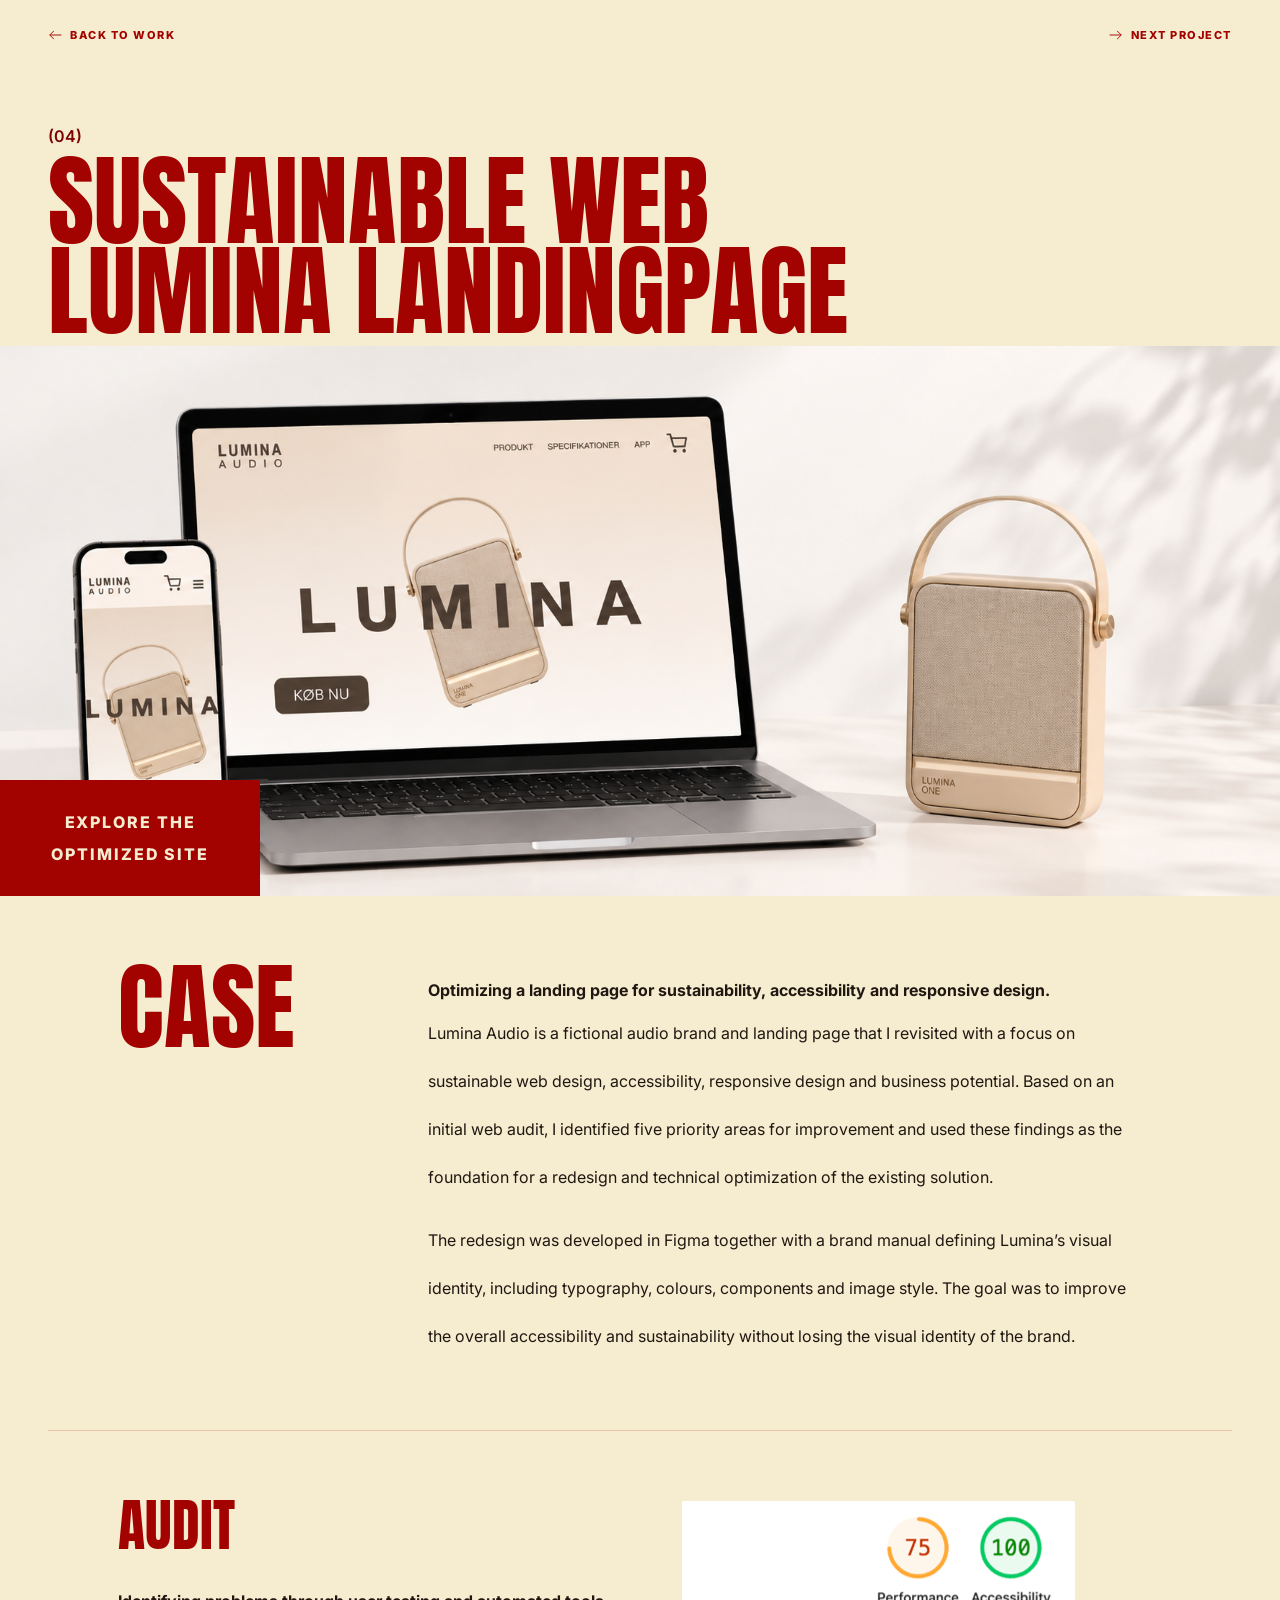
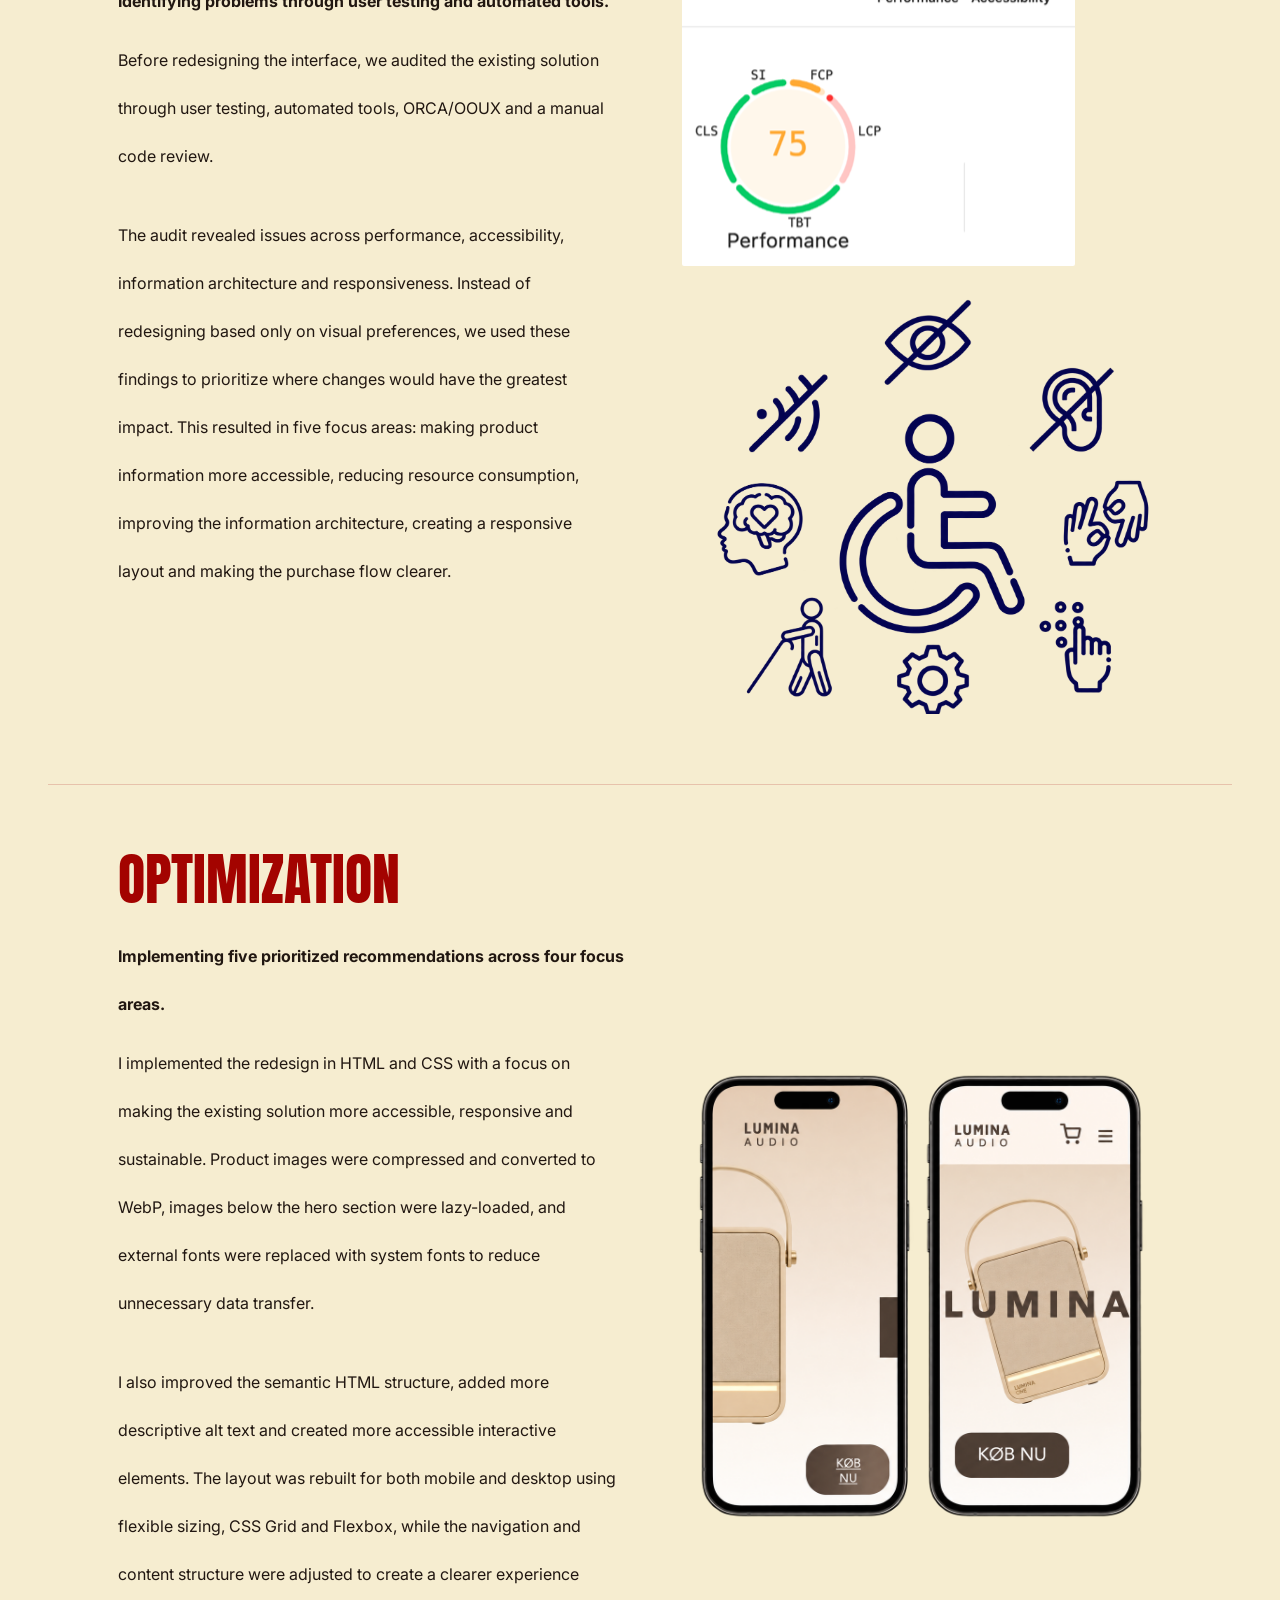
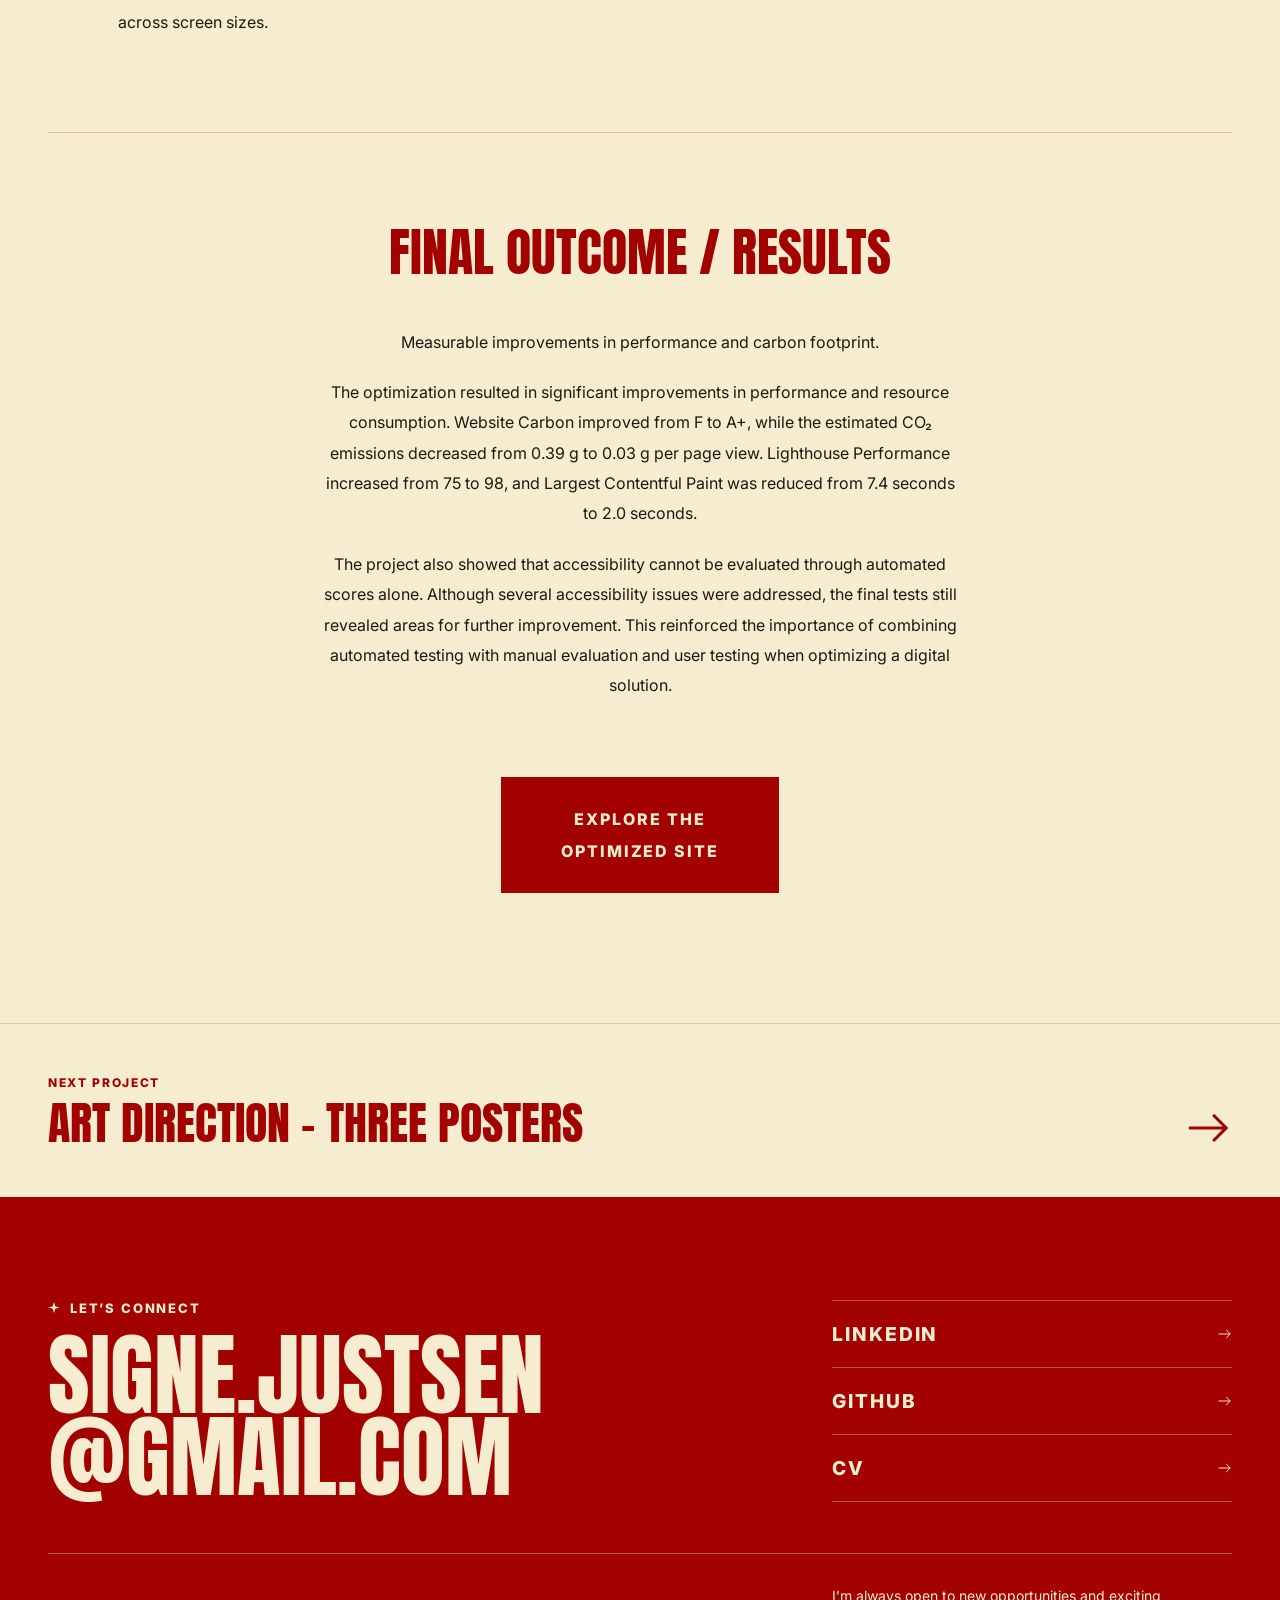
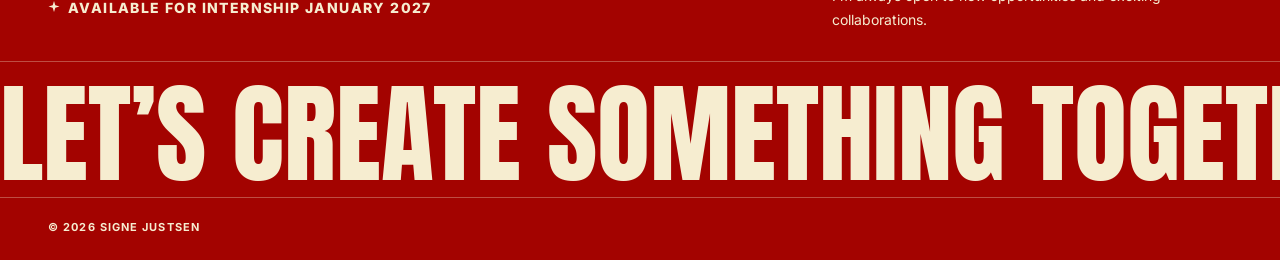
<file: lumina.html>
<!doctype html>
<html lang="en">
  <head>
    <meta charset="UTF-8" />
    <meta name="viewport" content="width=device-width, initial-scale=1.0" />
    <title>LUMINA — Signe Justsen</title>
    <link rel="icon" href="/favicon.ico" type="image/x-icon" />
    <link rel="stylesheet" href="CSS/style.css" />
  </head>
  <body>
    <header class="site-header site-header--project">
      <a class="back-link" href="index.html#work">
        <svg viewBox="0 0 24 16" fill="none" xmlns="http://www.w3.org/2000/svg" stroke="currentColor" stroke-width="1.6">
          <path d="M23 8H3M10 1L3 8l7 7" />
        </svg>
        BACK TO WORK
      </a>
      <a class="next-link" href="posters.html">
        NEXT PROJECT
        <svg viewBox="0 0 24 16" fill="none" xmlns="http://www.w3.org/2000/svg" stroke="currentColor" stroke-width="1.6">
          <path d="M1 8h20M14 1l7 7-7 7" />
        </svg>
      </a>
    </header>

    <main class="page">
      <section class="case-hero wrap reveal">
        <p class="case-hero__index">(04)</p>
        <h1 class="case-hero__title">
          <span>SUSTAINABLE WEB</span>
          <span>LUMINA LANDINGPAGE</span>
        </h1>
      </section>

      <div class="case-hero__figure reveal">
        <img class="case-hero__image" src="img/projects/lumina/lumina-hero-devices.png" alt="lumina one speaker and optimized landingpage on mobile and desktop" />
        <a class="case-hero__cta" href="https://signejustsen.github.io/accessible-lumina/" target="_blank" rel="noopener">EXPLORE THE<br> OPTIMIZED SITE</a>
      </div>

      <section class="case-block wrap reveal">
        <h2 class="case-block__label">CASE</h2>
        <div class="case-block__body">
          <p class="lead">Optimizing a landing page for sustainability, accessibility and responsive design.</p>
          <p>Lumina Audio is a fictional audio brand and landing page that I revisited with a focus on sustainable 
            web design, accessibility, responsive design and business potential. Based on an initial web audit, I 
            identified five priority areas for improvement and used these findings as the foundation for a redesign 
            and technical optimization of the existing solution.</p>
            <p>The redesign was developed in Figma together with a brand manual defining Lumina’s visual identity, 
            including typography, colours, components and image style. The goal was to improve the overall accessibility 
            and sustainability without losing the visual identity of the brand.</p>
        </div>
      </section>

      <section class="case-block case-block--stacked wrap reveal">
        <h2 class="case-block__label">AUDIT</h2>
        <div class="case-block__body">
          <p class="lead">Identifying problems through user testing and automated tools.</p>
          <p>Before redesigning the interface, we audited the existing solution through user 
            testing, automated tools, ORCA/OOUX and a manual code review.</p>
            <p>The audit revealed issues across performance, accessibility, information architecture 
            and responsiveness. Instead of redesigning based only on visual preferences, we used these 
            findings to prioritize where changes would have the greatest impact.
            This resulted in five focus areas: making product information more accessible, reducing resource 
            consumption, improving the information architecture, creating a responsive layout and making the 
            purchase flow clearer.</p>
          <div class="case-block__images">
            <img class="lighthouse-img" src="img/projects/lumina/lighthouse-test.png" alt="lighthouse test performance & accessibility" loading="lazy">
            <img class="accessibility-img" src="img/projects/lumina/accessibility.png" alt="" loading="lazy">
          </div>
        </div>
      </section>

      <section class="case-block case-block--stacked wrap reveal">
        <h2 class="case-block__label">OPTIMIZATION</h2>
        <div class="case-block__body">
          <p class="lead">Implementing five prioritized recommendations across four focus areas.</p>
          <p>I implemented the redesign in HTML and CSS with a focus on making the existing solution more 
            accessible, responsive and sustainable. Product images were compressed and converted to WebP, images 
            below the hero section were lazy-loaded, and external fonts were replaced with system fonts to reduce 
            unnecessary data transfer.</p>
            <p>I also improved the semantic HTML structure, added more descriptive alt text and created more 
            accessible interactive elements. The layout was rebuilt for 
            both mobile and desktop using flexible sizing, CSS Grid and Flexbox, while the navigation and content 
            structure were adjusted to create a clearer experience across screen sizes.</p>
          <div class="case-block__images">
            <img src="img/projects/lumina/phone-optimized.png" alt="phonescreens before and after optimzation" loading="lazy" />
          </div>
        </div>
      </section>

      <section class="case-outcome wrap reveal">
        <h3>FINAL OUTCOME / RESULTS</h3>
        <p class="lead">Measurable improvements in performance and carbon footprint.</p>
        <p>The optimization resulted in significant improvements in performance and resource consumption. 
        Website Carbon improved from F to A+, while the estimated CO₂ emissions decreased from 0.39 g to 
        0.03 g per page view. Lighthouse Performance increased from 75 to 98, and Largest Contentful Paint 
        was reduced from 7.4 seconds to 2.0 seconds.</p>
        <p>The project also showed that accessibility cannot be evaluated through automated scores alone. 
        Although several accessibility issues were addressed, the final tests still revealed areas for further 
        improvement. This reinforced the importance of combining automated testing with manual evaluation and user 
        testing when optimizing a digital solution.</p>
      </section>

      <div class="case-cta wrap reveal">
        <a href="https://signejustsen.github.io/accessible-lumina/" target="_blank" rel="noopener">EXPLORE THE <br> OPTIMIZED SITE</a>
      </div>
      <a class="next-project" href="posters.html">
        <span class="next-project__eyebrow">NEXT PROJECT</span>
        <span class="next-project__title">ART DIRECTION - THREE POSTERS</span>
        <svg viewBox="0 0 24 16" fill="none" xmlns="http://www.w3.org/2000/svg" stroke="currentColor" stroke-width="1.6" aria-hidden="true"><path d="M1 8h20M14 1l7 7-7 7" /></svg>
      </a>
    </main>

   <footer id="contact" class="ft reveal">
      <div class="wrap">
        <div class="ft__top">
          <div class="ft__main">
            <p class="ft__eyebrow">
              <svg width="12" height="12" viewBox="0 0 24 24" fill="currentColor" aria-hidden="true"><path d="M12 0l2.6 8.4L23 11l-8.4 2.6L12 22l-2.6-8.4L1 11l8.4-2.6z" /></svg>
              LET’S CONNECT
            </p>
            <a class="ft__mail" href="mailto:signe.justsen@gmail.com">signe.justsen<br />@gmail.com</a>
          </div>

          <nav class="ft__links" aria-label="Links">
            <a href="https://www.linkedin.com/in/signe-justsen-0b3811287/" target="_blank" rel="noopener">LINKEDIN <svg viewBox="0 0 24 16" fill="none" xmlns="http://www.w3.org/2000/svg" stroke="currentColor" stroke-width="1.6" aria-hidden="true"><path d="M1 8h20M14 1l7 7-7 7" /></svg></a>
            <a href="https://github.com/signejustsen" target="_blank" rel="noopener">GITHUB <svg viewBox="0 0 24 16" fill="none" xmlns="http://www.w3.org/2000/svg" stroke="currentColor" stroke-width="1.6" aria-hidden="true"><path d="M1 8h20M14 1l7 7-7 7" /></svg></a>
            <a href="cv-signejustsen.pdf" target="_blank" rel="noopener">CV <svg viewBox="0 0 24 16" fill="none" xmlns="http://www.w3.org/2000/svg" stroke="currentColor" stroke-width="1.6" aria-hidden="true"><path d="M1 8h20M14 1l7 7-7 7" /></svg></a>
          </nav>
        </div>

        <div class="ft__row">
          <p class="ft__avail">
            <svg width="12" height="12" viewBox="0 0 24 24" fill="currentColor" aria-hidden="true"><path d="M12 0l2.6 8.4L23 11l-8.4 2.6L12 22l-2.6-8.4L1 11l8.4-2.6z" /></svg>
            AVAILABLE FOR INTERNSHIP JANUARY 2027
          </p>
          <p>I’m always open to new opportunities and exciting collaborations.</p>
        </div>
      </div>

      <div class="ft__marquee" aria-hidden="true">
        <div class="ft__track">
          <span>LET’S CREATE SOMETHING TOGETHER ✦</span><span>LET’S CREATE SOMETHING TOGETHER ✦</span><span>LET’S CREATE SOMETHING TOGETHER ✦</span><span>LET’S CREATE SOMETHING TOGETHER ✦</span>
        </div>
      </div>

      <div class="wrap ft__bottom">
        <span>© 2026 SIGNE JUSTSEN</span>
      </div>
    </footer>

    <button class="to-top" id="toTop" aria-label="Til toppen">
      <svg viewBox="0 0 18 28" fill="none" xmlns="http://www.w3.org/2000/svg" stroke="currentColor" stroke-width="1.8" stroke-linecap="round" stroke-linejoin="round">
        <path d="M9 27V3M2 10l7-8 7 8" />
      </svg>
    </button>

    <script src="JS/script.js"></script>
  </body>
</html>
</file>
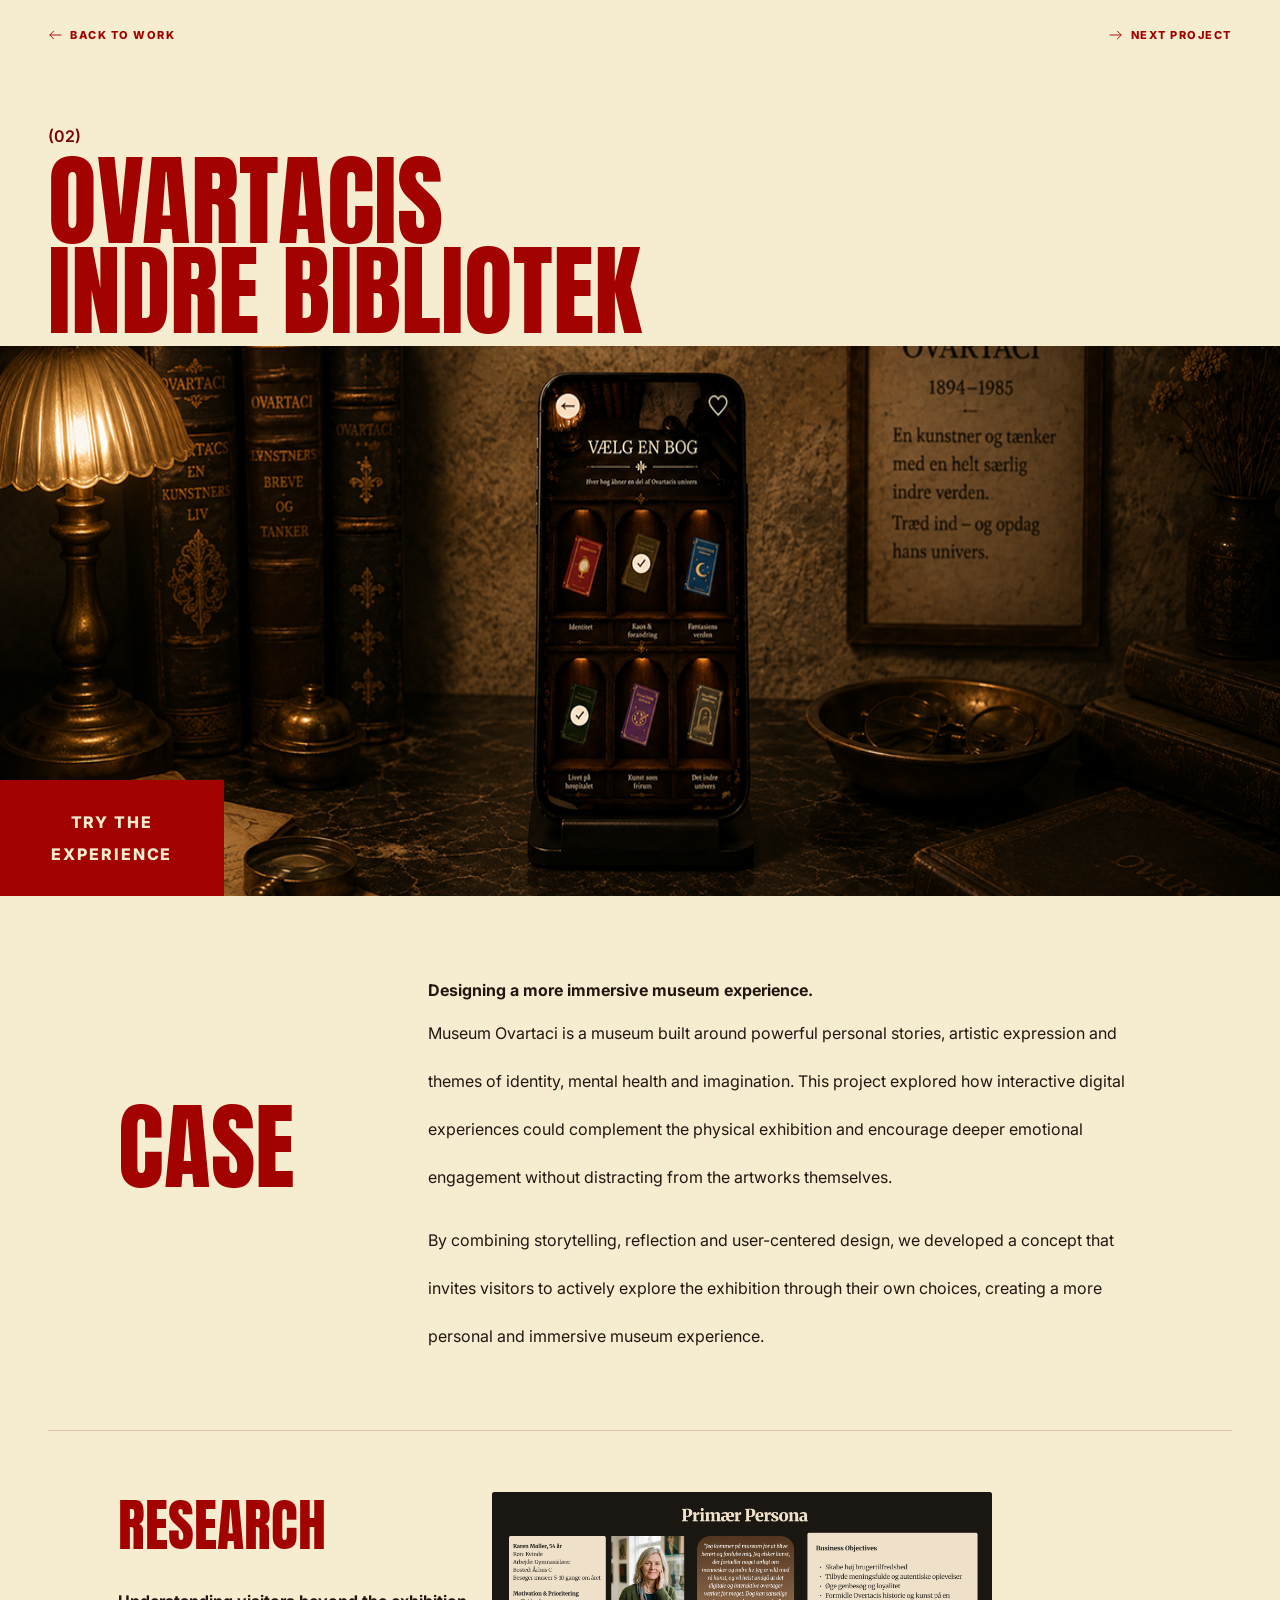
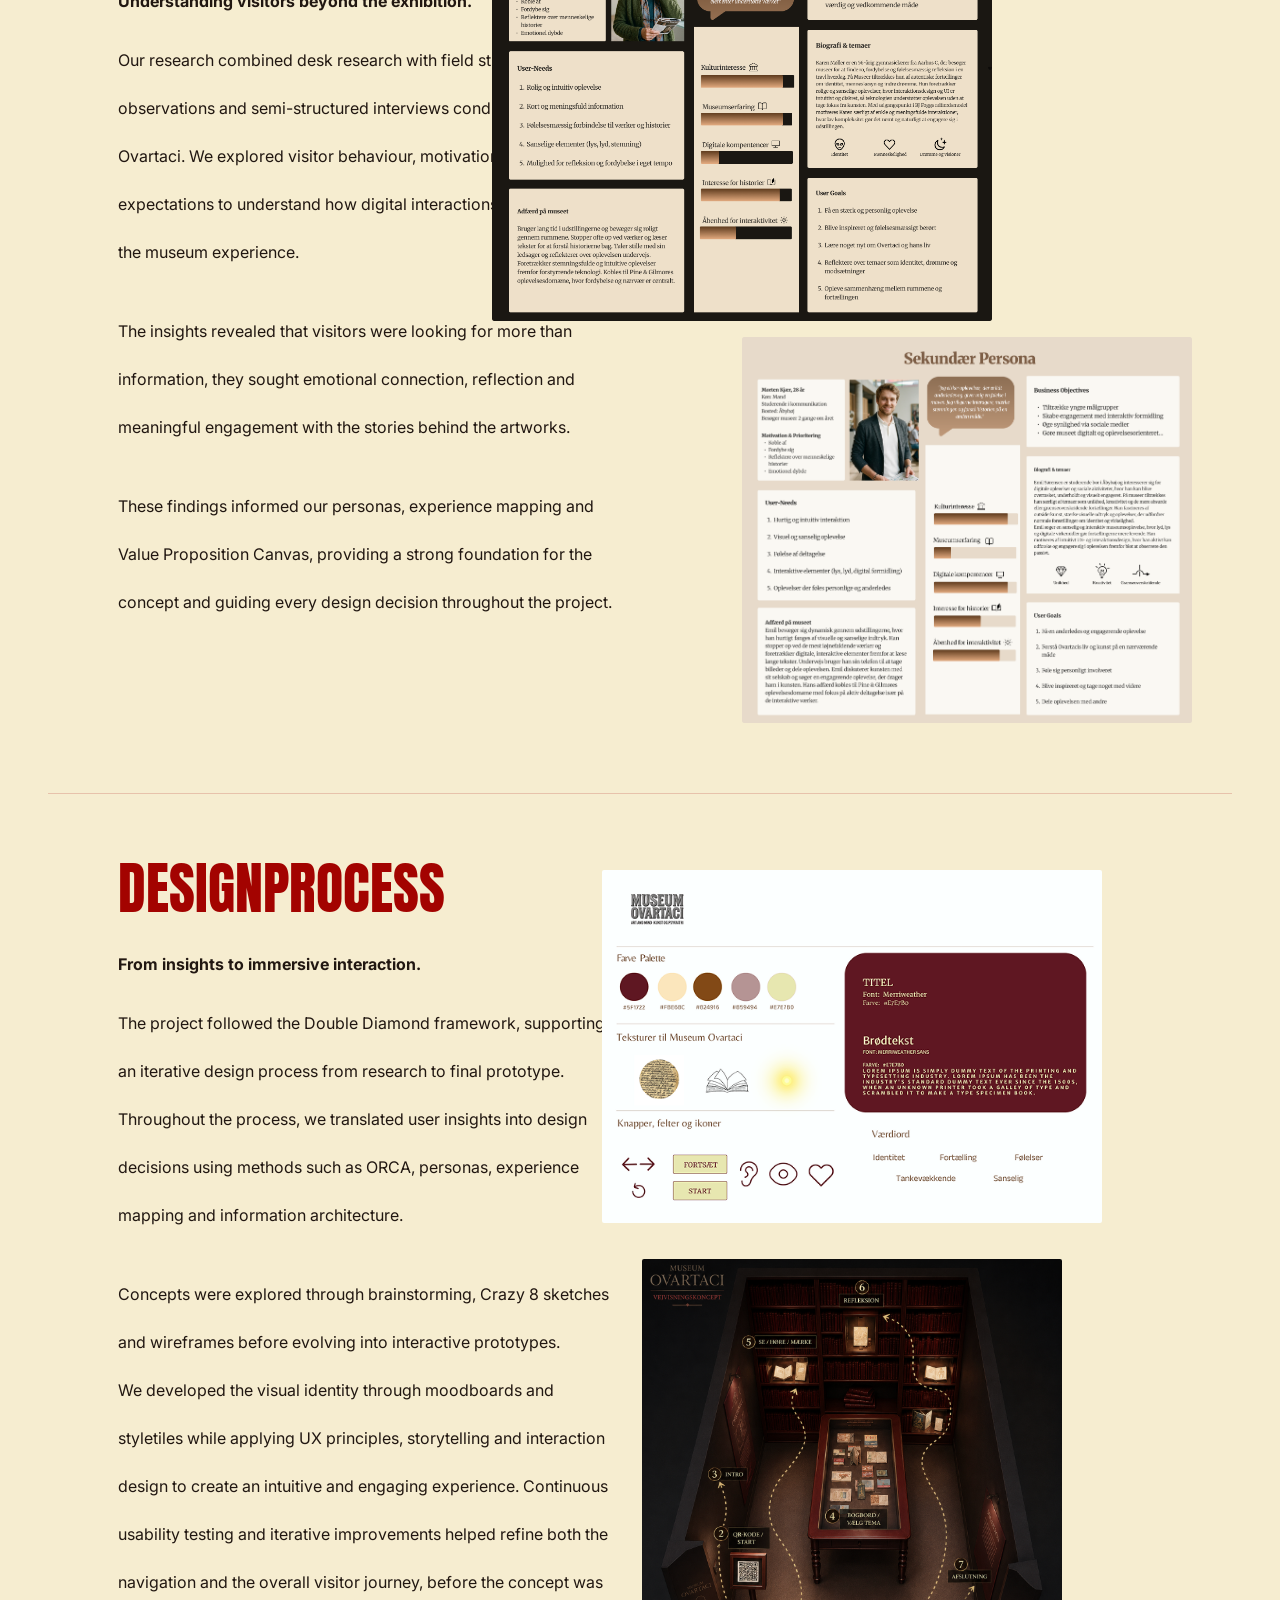
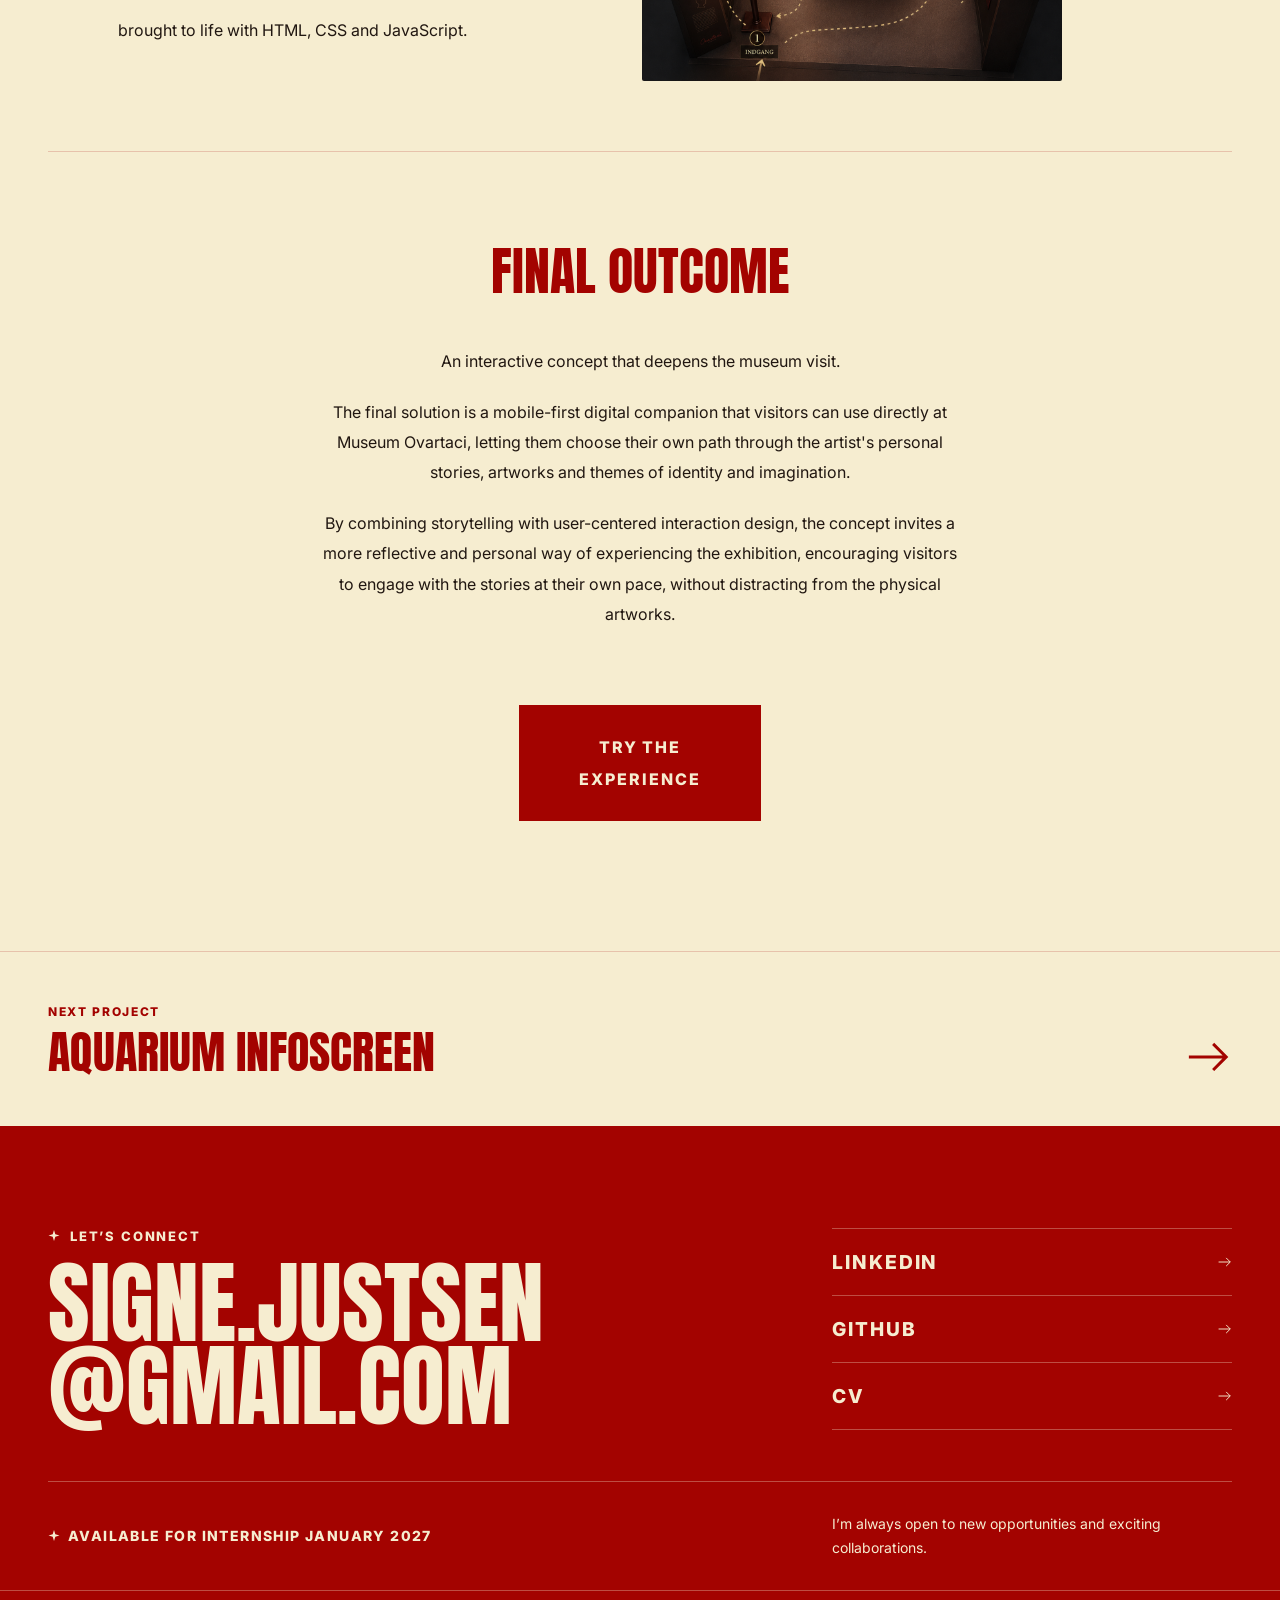
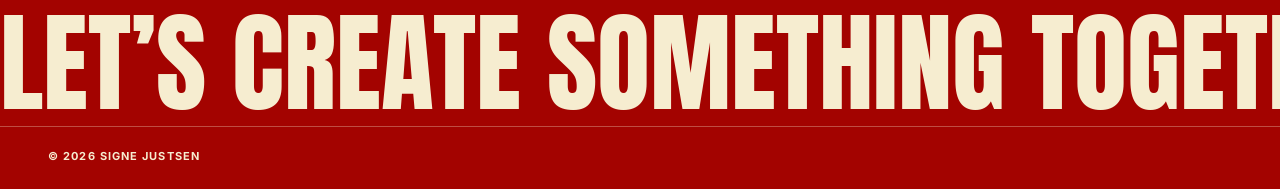
<file: ovartaci.html>
<!doctype html>
<html lang="en">
  <head>
    <meta charset="UTF-8" />
    <meta name="viewport" content="width=device-width, initial-scale=1.0" />
    <title>Ovartacis Indre Bibliotek — Signe Justsen</title>
    <link rel="icon" href="/favicon.ico" type="image/x-icon" />
    <link rel="stylesheet" href="CSS/style.css" />
  </head>
  <body>
    <header class="site-header site-header--project">
      <a class="back-link" href="index.html#work">
        <svg
          viewBox="0 0 24 16"
          fill="none"
          xmlns="http://www.w3.org/2000/svg"
          stroke="currentColor"
          stroke-width="1.6"
        >
          <path d="M23 8H3M10 1L3 8l7 7" />
        </svg>
        BACK TO WORK
      </a>
      <a class="next-link" href="akvarie.html">
        NEXT PROJECT
        <svg
          viewBox="0 0 24 16"
          fill="none"
          xmlns="http://www.w3.org/2000/svg"
          stroke="currentColor"
          stroke-width="1.6"
        >
          <path d="M1 8h20M14 1l7 7-7 7" />
        </svg>
      </a>
    </header>

    <main class="page">
      <section class="case-hero wrap reveal">
        <p class="case-hero__index">(02)</p>
        <h1 class="case-hero__title">
          <span>OVARTACIS</span>
          <span>INDRE BIBLIOTEK</span>
        </h1>
      </section>

      <div class="case-hero__figure reveal">
        <img
          class="case-hero__image"
          src="img/projects/ovartaci/ov-hero.png"
          alt="Ovartacis Indre Bibliotek vist på en mobiltelefon på museet"
        />
        <a
          class="case-hero__cta"
          href="https://ovartacisindrebibliotek.signejustsen.dk/"
          target="_blank"
          rel="noopener"
          >TRY THE<br />EXPERIENCE</a
        >
      </div>

      <section class="case-block wrap reveal">
        <h2 class="case-block__label" id="case-title-o">CASE</h2>
        <div class="case-block__body">
          <p class="lead">Designing a more immersive museum experience.</p>
          <p>
            Museum Ovartaci is a museum built around powerful personal stories,
            artistic expression and themes of identity, mental health and
            imagination. This project explored how interactive digital
            experiences could complement the physical exhibition and encourage
            deeper emotional engagement without distracting from the artworks
            themselves.
          </p>
          <p>
            By combining storytelling, reflection and user-centered design, we
            developed a concept that invites visitors to actively explore the
            exhibition through their own choices, creating a more personal and
            immersive museum experience.
          </p>
        </div>
      </section>

      <section class="case-block case-block--stacked wrap reveal">
        <h2 class="case-block__label">RESEARCH</h2>
        <div class="case-block__body">
          <p class="lead">Understanding visitors beyond the exhibition.</p>
          <p>
            Our research combined desk research with field studies, including
            observations and semi-structured interviews conducted at Museum
            Ovartaci. We explored visitor behaviour, motivations and
            expectations to understand how digital interactions could enrich the
            museum experience.
          </p>
          <p>
            The insights revealed that visitors were looking for more than
            information, they sought emotional connection, reflection and
            meaningful engagement with the stories behind the artworks.
          </p>
          <p>
            These findings informed our personas, experience mapping and Value
            Proposition Canvas, providing a strong foundation for the concept
            and guiding every design decision throughout the project.
          </p>
          <div class="case-block__images">
            <img
              class="ovartaci-research-1"
              src="img/projects/ovartaci/ov-persona-primary.png"
              alt="Primær persona: Karen Møller"
              loading="lazy"
            />
            <img
              class="ovartaci-research-2"
              src="img/projects/ovartaci/ov-persona-secondary.png"
              alt="Sekundær persona: Morten Kjær"
              loading="lazy"
            />
          </div>
        </div>
      </section>

      <section class="case-block case-block--stacked wrap reveal">
        <h2 class="case-block__label">DESIGNPROCESS</h2>
        <div class="case-block__body">
          <p class="lead">From insights to immersive interaction.</p>
          <p>
            The project followed the Double Diamond framework, supporting an
            iterative design process from research to final prototype.
            Throughout the process, we translated user insights into design
            decisions using methods such as ORCA, personas, experience mapping
            and information architecture.
          </p>
          <p>
            Concepts were explored through brainstorming, Crazy 8 sketches and
            wireframes before evolving into interactive prototypes. <br />We
            developed the visual identity through moodboards and styletiles
            while applying UX principles, storytelling and interaction design to
            create an intuitive and engaging experience. Continuous usability
            testing and iterative improvements helped refine both the navigation
            and the overall visitor journey, before the concept was brought to
            life with HTML, CSS and JavaScript.
          </p>
          <div class="case-block__images">
            <img
              class="ovartaci-design-1"
              src="img/projects/ovartaci/ov-styletile.png"
              alt="Style tile for Museum Ovartaci"
              loading="lazy"
              style="flex-basis: 440px; flex-grow: 1"
            />
            <img
              class="ovartaci-design-2"
              src="img/projects/ovartaci/ov-sketch.png"
              alt="Crazy 8-skitser"
              loading="lazy"
              style="flex-basis: 220px; flex-grow: 0"
            />
          </div>
        </div>
      </section>

      <section class="case-outcome wrap reveal">
        <h3>FINAL OUTCOME</h3>
        <p>An interactive concept that deepens the museum visit.</p>
        <p>
          The final solution is a mobile-first digital companion that visitors
          can use directly at Museum Ovartaci, letting them choose their own
          path through the artist's personal stories, artworks and themes of
          identity and imagination.
        </p>
        <p>
          By combining storytelling with user-centered interaction design, the
          concept invites a more reflective and personal way of experiencing the
          exhibition, encouraging visitors to engage with the stories at their
          own pace, without distracting from the physical artworks.
        </p>
      </section>

      <div class="case-cta wrap reveal">
        <a
          href="https://ovartacisindrebibliotek.signejustsen.dk/"
          target="_blank"
          rel="noopener"
          >TRY THE<br />EXPERIENCE</a
        >
      </div>
      <a class="next-project" href="akvarie.html">
        <span class="next-project__eyebrow">NEXT PROJECT</span>
        <span class="next-project__title">AQUARIUM INFOSCREEN</span>
        <svg viewBox="0 0 24 16" fill="none" xmlns="http://www.w3.org/2000/svg" stroke="currentColor" stroke-width="1.6" aria-hidden="true"><path d="M1 8h20M14 1l7 7-7 7" /></svg>
      </a>
    </main>

    <footer id="contact" class="ft reveal">
      <div class="wrap">
        <div class="ft__top">
          <div class="ft__main">
            <p class="ft__eyebrow">
              <svg width="12" height="12" viewBox="0 0 24 24" fill="currentColor" aria-hidden="true"><path d="M12 0l2.6 8.4L23 11l-8.4 2.6L12 22l-2.6-8.4L1 11l8.4-2.6z" /></svg>
              LET’S CONNECT
            </p>
            <a class="ft__mail" href="mailto:signe.justsen@gmail.com">signe.justsen<br />@gmail.com</a>
          </div>

          <nav class="ft__links" aria-label="Links">
            <a href="https://www.linkedin.com/in/signe-justsen-0b3811287/" target="_blank" rel="noopener">LINKEDIN <svg viewBox="0 0 24 16" fill="none" xmlns="http://www.w3.org/2000/svg" stroke="currentColor" stroke-width="1.6" aria-hidden="true"><path d="M1 8h20M14 1l7 7-7 7" /></svg></a>
            <a href="https://github.com/signejustsen" target="_blank" rel="noopener">GITHUB <svg viewBox="0 0 24 16" fill="none" xmlns="http://www.w3.org/2000/svg" stroke="currentColor" stroke-width="1.6" aria-hidden="true"><path d="M1 8h20M14 1l7 7-7 7" /></svg></a>
            <a href="cv-signejustsen.pdf" target="_blank" rel="noopener">CV <svg viewBox="0 0 24 16" fill="none" xmlns="http://www.w3.org/2000/svg" stroke="currentColor" stroke-width="1.6" aria-hidden="true"><path d="M1 8h20M14 1l7 7-7 7" /></svg></a>
          </nav>
        </div>

        <div class="ft__row">
          <p class="ft__avail">
            <svg width="12" height="12" viewBox="0 0 24 24" fill="currentColor" aria-hidden="true"><path d="M12 0l2.6 8.4L23 11l-8.4 2.6L12 22l-2.6-8.4L1 11l8.4-2.6z" /></svg>
            AVAILABLE FOR INTERNSHIP JANUARY 2027
          </p>
          <p>I’m always open to new opportunities and exciting collaborations.</p>
        </div>
      </div>

      <div class="ft__marquee" aria-hidden="true">
        <div class="ft__track">
          <span>LET’S CREATE SOMETHING TOGETHER ✦</span><span>LET’S CREATE SOMETHING TOGETHER ✦</span><span>LET’S CREATE SOMETHING TOGETHER ✦</span><span>LET’S CREATE SOMETHING TOGETHER ✦</span>
        </div>
      </div>

      <div class="wrap ft__bottom">
        <span>© 2026 SIGNE JUSTSEN</span>
      </div>
    </footer>

    <button class="to-top" id="toTop" aria-label="Til toppen">
      <svg
        viewBox="0 0 18 28"
        fill="none"
        xmlns="http://www.w3.org/2000/svg"
        stroke="currentColor"
        stroke-width="1.8"
        stroke-linecap="round"
        stroke-linejoin="round"
      >
        <path d="M9 27V3M2 10l7-8 7 8" />
      </svg>
    </button>

    <script src="JS/script.js"></script>
  </body>
</html>
</file>
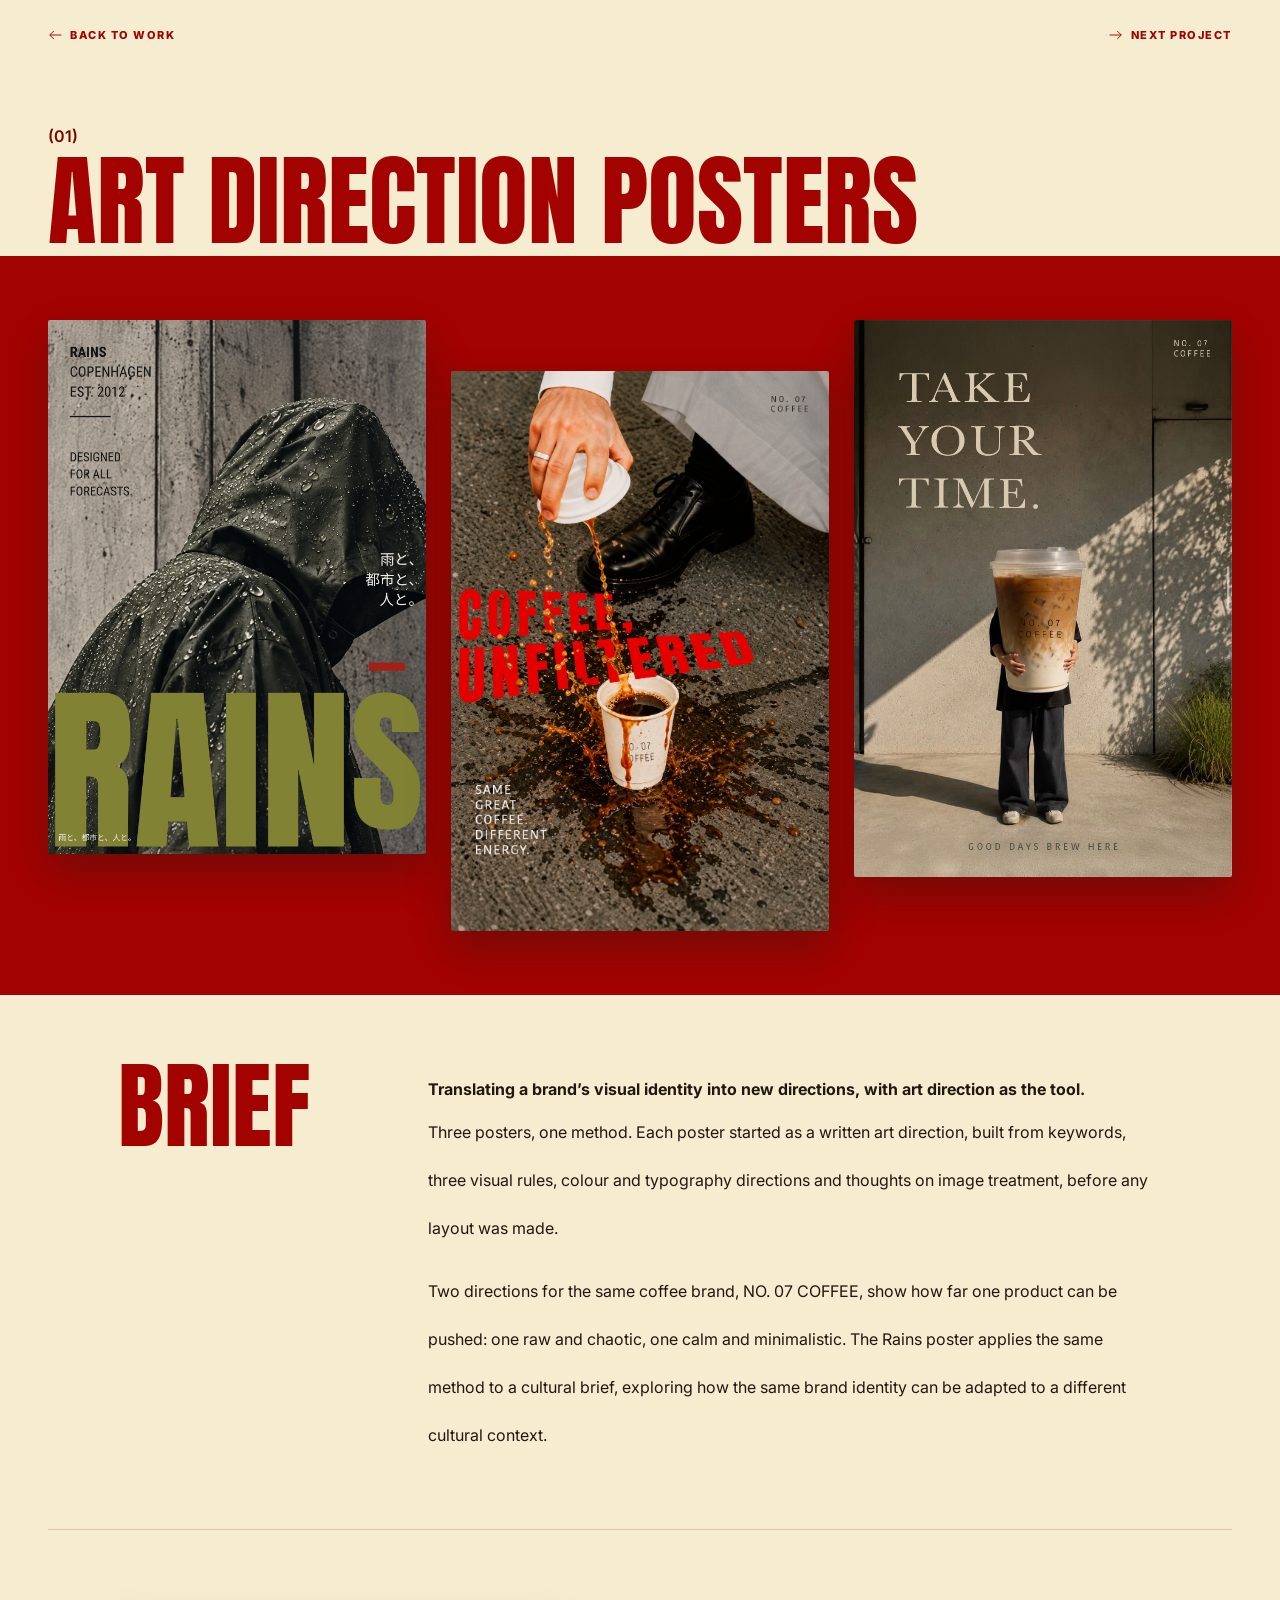
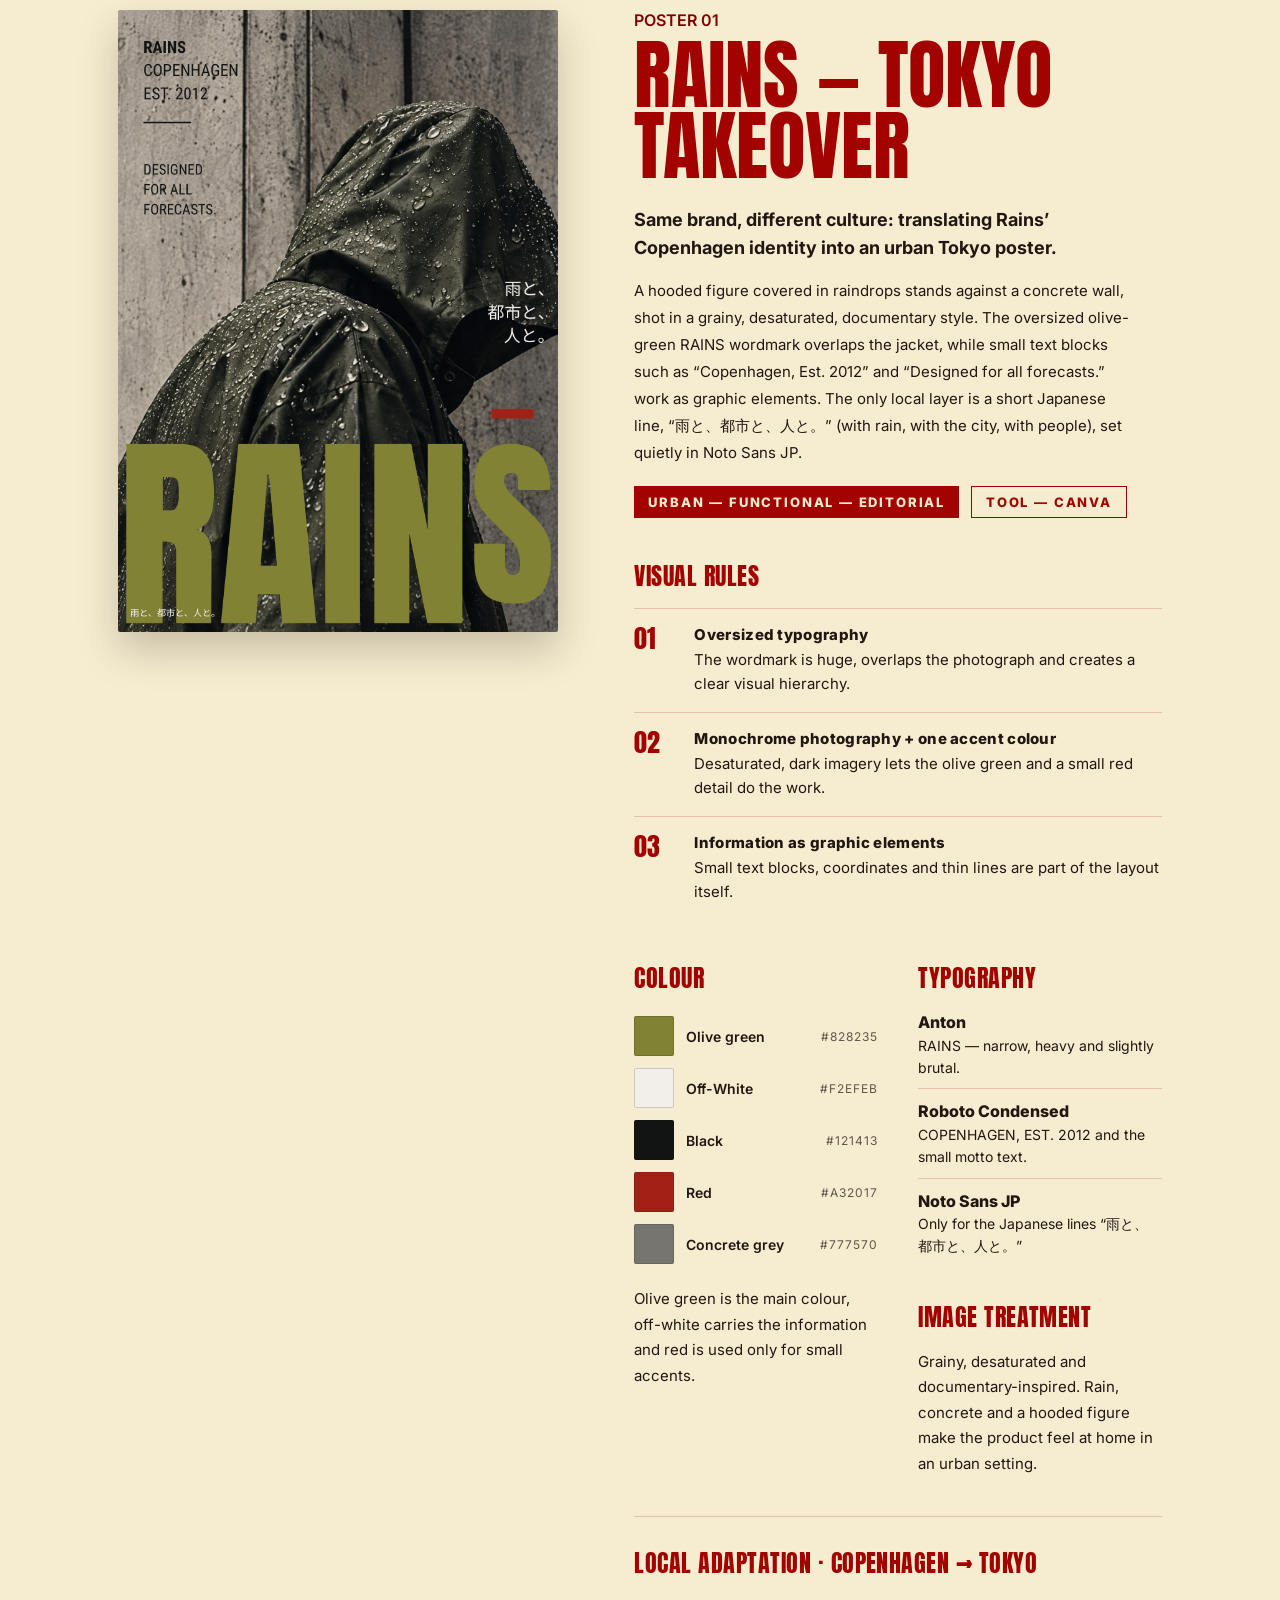
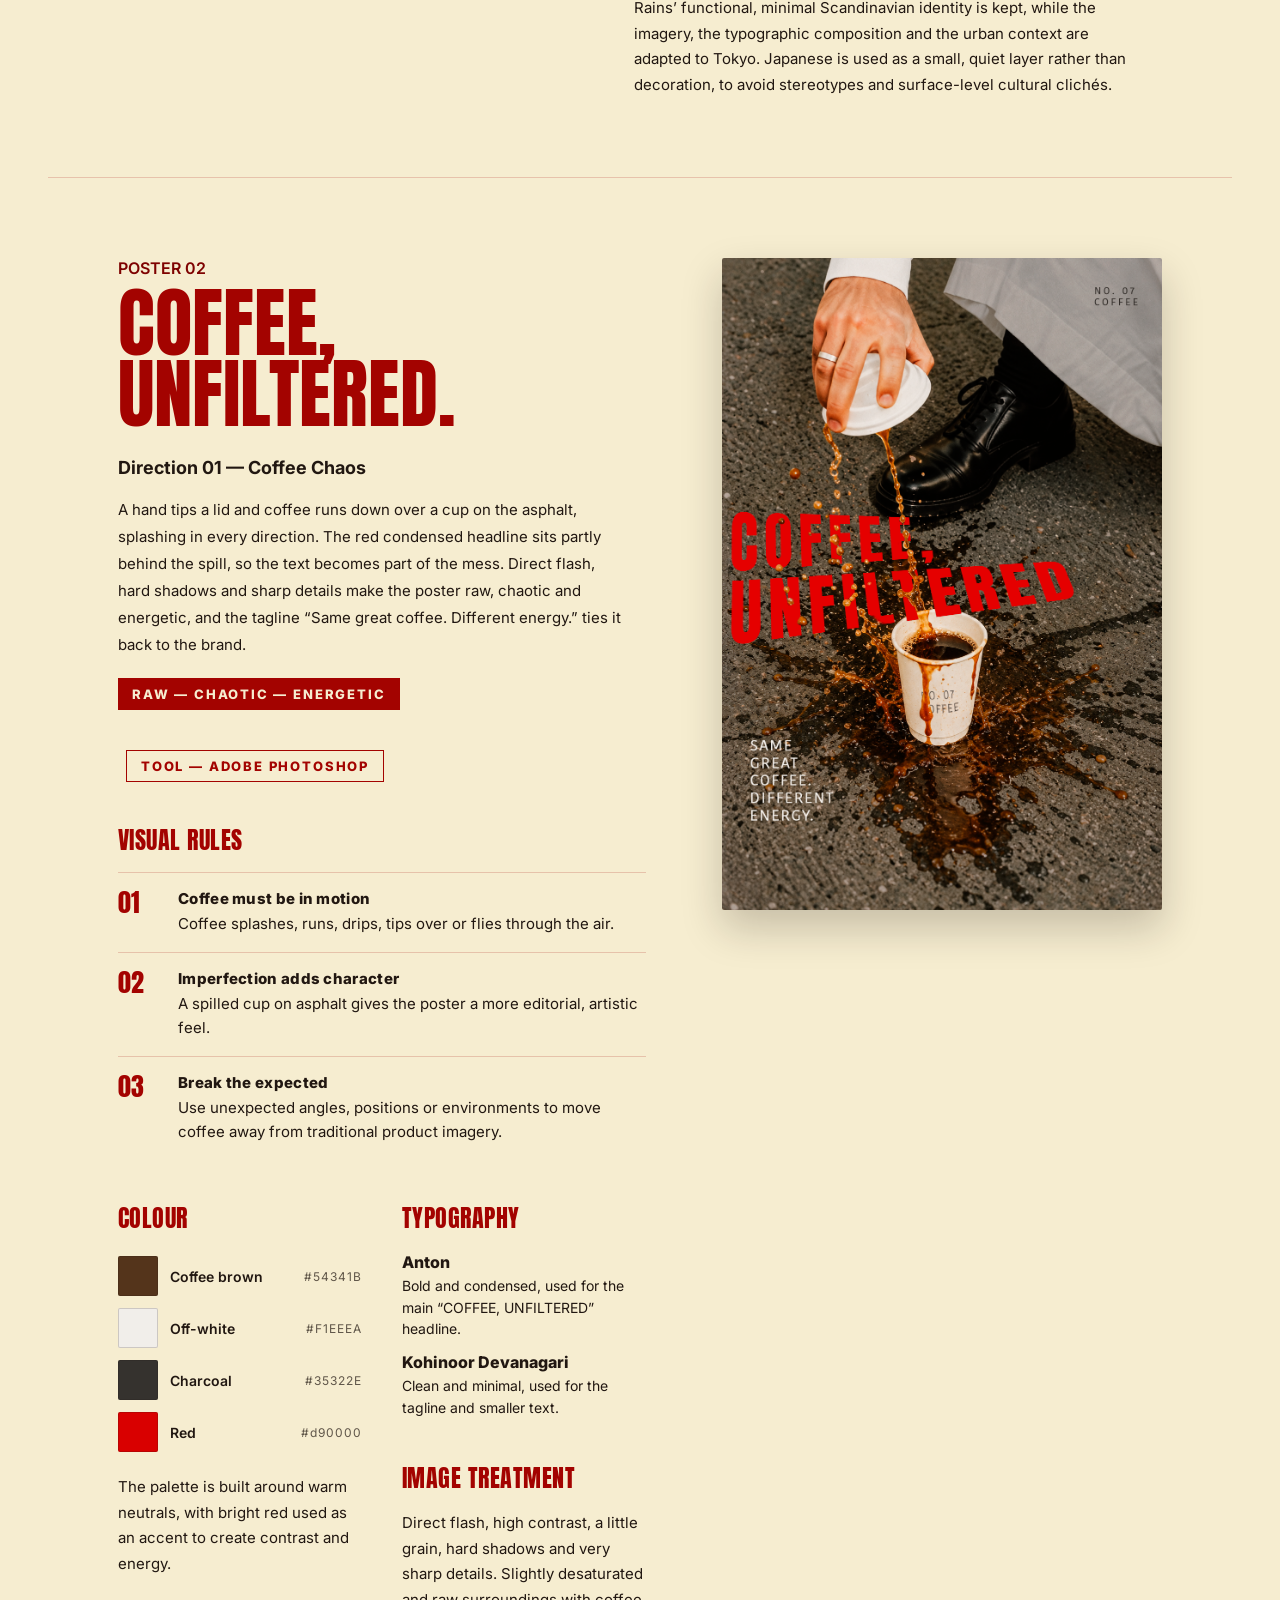
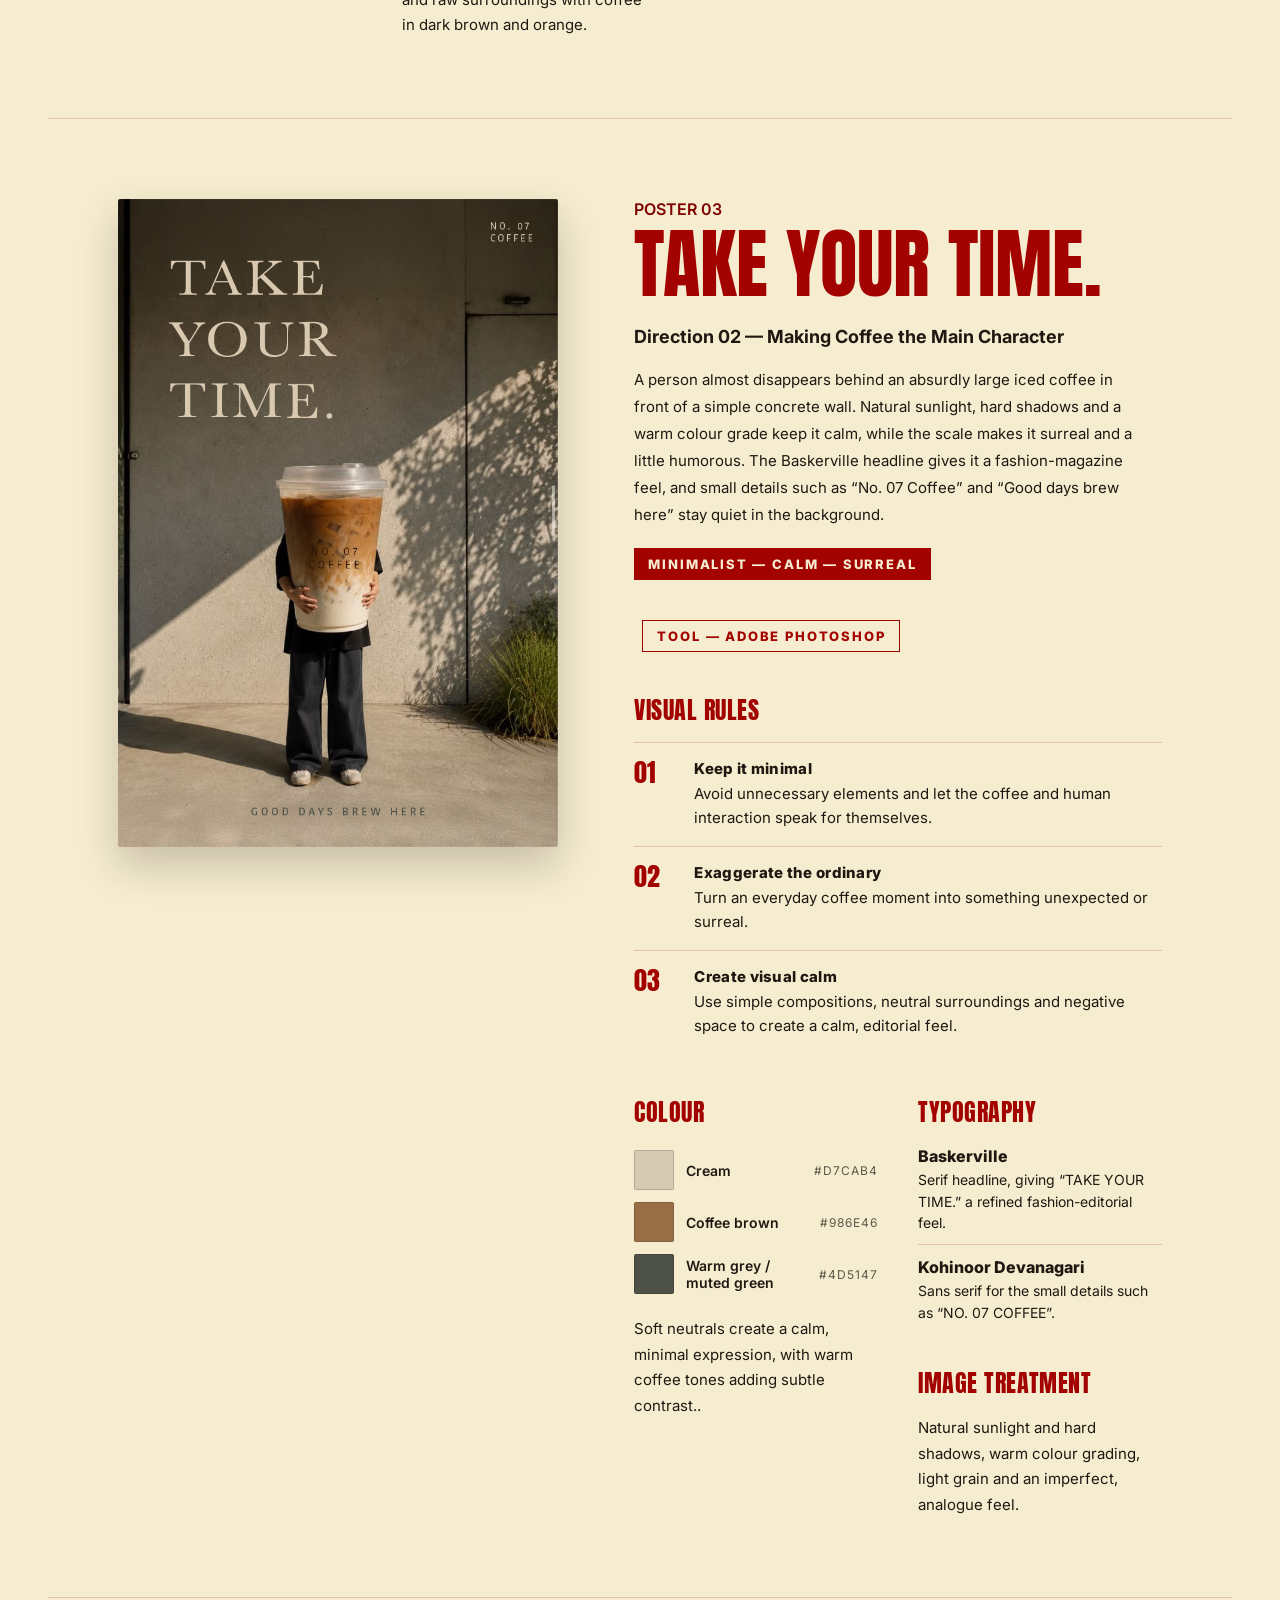
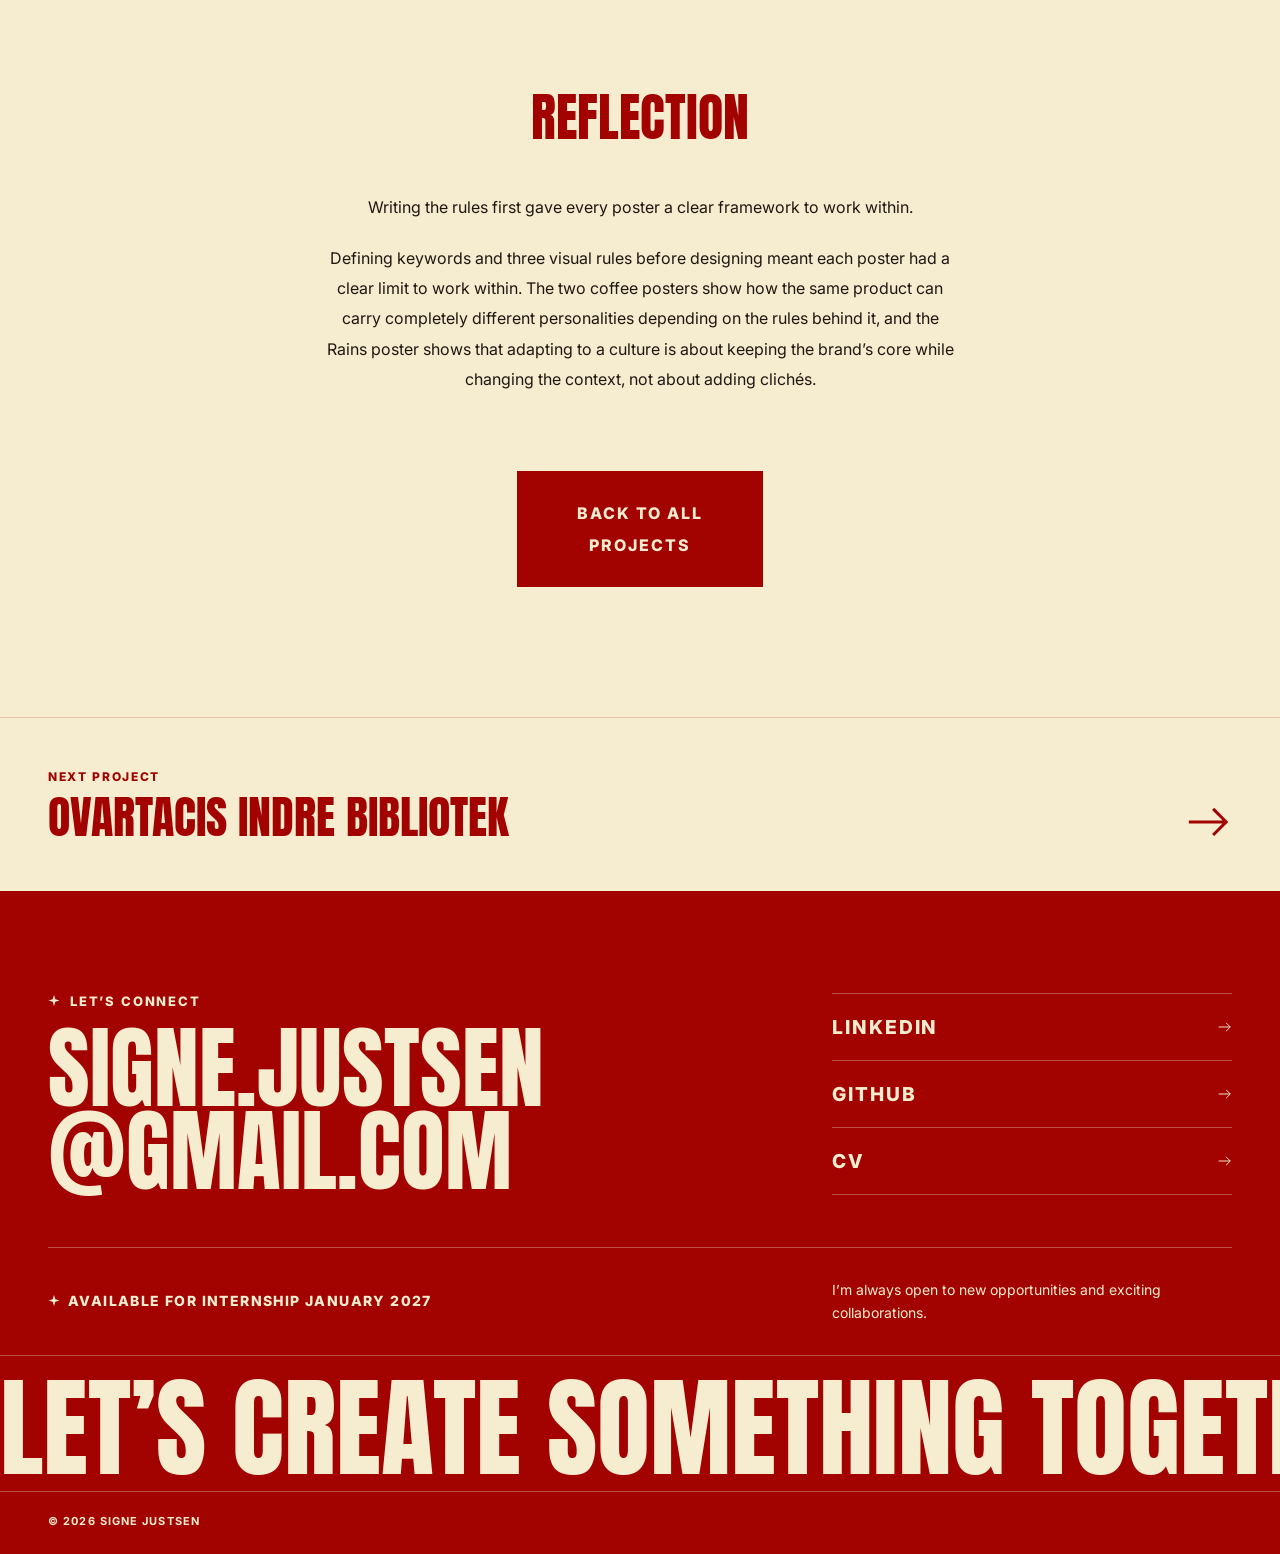
<file: posters.html>
<!doctype html>
<html lang="en">
  <head>
    <meta charset="UTF-8" />
    <meta name="viewport" content="width=device-width, initial-scale=1.0" />
    <title>ART DIRECTION POSTERS — Signe Justsen</title>
    <link rel="icon" href="/favicon.ico" type="image/x-icon" />
    <link rel="stylesheet" href="CSS/style.css" />
  </head>
  <body>
    <header class="site-header site-header--project">
      <a class="back-link" href="index.html#work">
        <svg viewBox="0 0 24 16" fill="none" xmlns="http://www.w3.org/2000/svg" stroke="currentColor" stroke-width="1.6">
          <path d="M23 8H3M10 1L3 8l7 7" />
        </svg>
        BACK TO WORK
      </a>
      <a class="next-link" href="ovartaci.html">
        NEXT PROJECT
        <svg viewBox="0 0 24 16" fill="none" xmlns="http://www.w3.org/2000/svg" stroke="currentColor" stroke-width="1.6">
          <path d="M1 8h20M14 1l7 7-7 7" />
        </svg>
      </a>
    </header>

        <main class="page poster-page">
      <section class="case-hero wrap reveal">
        <p class="case-hero__index">(01)</p>
        <h1 class="case-hero__title case-hero__title--posters">
          <span>ART DIRECTION POSTERS</span>
        </h1>
      </section>

      <div class="poster-hero reveal">
        <div class="poster-hero__grid wrap">
          <img src="img/projects/posters/rains-japan-poster.png" alt="Rains poster, Tokyo takeover" />
          <img src="img/projects/posters/coffee-chaos.png" alt="Coffee poster, Coffee Chaos direction" />
          <img src="img/projects/posters/minimalistic-coffee.png" alt="Coffee poster, Coffee as an Experience direction" />
        </div>
      </div>

      <section class="case-block wrap reveal">
        <h2 class="case-block__label">BRIEF</h2>
        <div class="case-block__body">
          <p class="lead">Translating a brand’s visual identity into new directions, 
            with art direction as the tool.</p>
          <p>Three posters, one method. Each poster started as a written art direction, 
            built from keywords, three visual rules, colour and typography directions and thoughts 
            on image treatment, before any layout was made.</p>
          <p>Two directions for the same coffee brand, NO. 07 COFFEE, show how far one product can 
            be pushed: one raw and chaotic, one calm and minimalistic. The Rains poster applies the same 
            method to a cultural brief, exploring how the same brand identity can be adapted to a different 
            cultural context.</p>
        </div>
      </section>

      <!-- POSTER 01 · RAINS -->
      <section class="poster-case poster-case--rains wrap reveal">
        <figure class="poster-case__figure">
          <img src="img/projects/posters/rains-japan-poster.png" alt="Rains poster: a hooded figure covered in raindrops against a concrete wall, with an oversized olive RAINS wordmark and Japanese text" loading="lazy" />
        </figure>
        <div class="poster-case__body">
          <p class="poster-case__index">POSTER 01</p>
          <h2 class="poster-case__title">RAINS — TOKYO TAKEOVER</h2>
          <p class="lead">Same brand, different culture: translating Rains’ Copenhagen identity into an urban Tokyo poster.</p>
          <p class="poster-case__desc">A hooded figure covered in raindrops stands against a concrete wall, shot in a 
            grainy, desaturated, documentary style. The oversized olive-green RAINS wordmark overlaps the jacket, while 
            small text blocks such as “Copenhagen, Est. 2012” and “Designed for all forecasts.” work as graphic elements. 
            The only local layer is a short Japanese line, “雨と、都市と、人と。” (with rain, with the city, with people), 
            set quietly in Noto Sans JP.</p>
          <p class="poster-case__keywords">URBAN — FUNCTIONAL — EDITORIAL</p>
          <p class="poster-case__tool">TOOL — CANVA</p>

          <h3 class="poster-case__label">VISUAL RULES</h3>
          <ol class="poster-rules">
            <li><span>01</span><div><strong>Oversized typography</strong><p>The wordmark is huge, overlaps the photograph and creates a clear visual hierarchy.</p></div></li>
            <li><span>02</span><div><strong>Monochrome photography + one accent colour</strong><p>Desaturated, dark imagery lets the olive green and a small red detail do the work.</p></div></li>
            <li><span>03</span><div><strong>Information as graphic elements</strong><p>Small text blocks, coordinates and thin lines are part of the layout itself.</p></div></li>
          </ol>

          <div class="poster-case__cols">
            <div>
              <h3 class="poster-case__label">COLOUR</h3>
              <ul class="swatches">
                <li><span class="swatch" style="--c:#828235"></span><span class="swatch__name">Olive green</span><span class="swatch__hex">#828235</span></li>
                <li><span class="swatch" style="--c:#f2efeb"></span><span class="swatch__name">Off-White</span><span class="swatch__hex">#F2EFEB</span></li>
                <li><span class="swatch" style="--c:#121413"></span><span class="swatch__name">Black</span><span class="swatch__hex">#121413</span></li>
                <li><span class="swatch" style="--c:#a32017"></span><span class="swatch__name">Red</span><span class="swatch__hex">#A32017</span></li>
                <li><span class="swatch" style="--c:#777570"></span><span class="swatch__name">Concrete grey</span><span class="swatch__hex">#777570</span></li>
              </ul>
              <p class="poster-case__note">Olive green is the main colour, off-white carries the information and red is used only for small accents.</p>
            </div>
            <div>
              <h3 class="poster-case__label">TYPOGRAPHY</h3>
              <ul class="poster-type">
                <li><strong>Anton</strong><span>RAINS — narrow, heavy and slightly brutal.</span></li>
                <li><strong>Roboto Condensed</strong><span>COPENHAGEN, EST. 2012 and the small motto text.</span></li>
                <li><strong>Noto Sans JP</strong><span>Only for the Japanese lines “雨と、都市と、人と。”</span></li>
              </ul>
              <h3 class="poster-case__label poster-case__label--sub">IMAGE TREATMENT</h3>
              <p class="poster-case__note">Grainy, desaturated and documentary-inspired. Rain, concrete and a hooded 
                figure make the product feel at home in an urban setting.</p>
            </div>
          </div>

          <div class="poster-adapt">
            <h3 class="poster-case__label">LOCAL ADAPTATION · COPENHAGEN → TOKYO</h3>
            <p>Rains’ functional, minimal Scandinavian identity is kept, while the imagery, the typographic 
                composition and the urban context are adapted to Tokyo. Japanese is used as a small, quiet layer 
                rather than decoration, to avoid stereotypes and surface-level cultural clichés.</p>
          </div>
        </div>
      </section>

      <!-- POSTER 02 · COFFEE CHAOS -->
      <section class="poster-case poster-case--chaos poster-case--flip wrap reveal">
        <figure class="poster-case__figure">
          <img src="img/projects/posters/coffee-chaos.png" alt="Coffee poster: coffee pouring from a lid onto asphalt around a cup, with the headline COFFEE, UNFILTERED. in red" loading="lazy" />
        </figure>
        <div class="poster-case__body">
          <p class="poster-case__index">POSTER 02</p>
          <h2 class="poster-case__title">COFFEE, UNFILTERED.</h2>
          <p class="lead">Direction 01 — Coffee Chaos</p>
          <p class="poster-case__desc">A hand tips a lid and coffee runs down over a cup on the asphalt, splashing in every direction. The red condensed headline sits partly behind the spill, so the text becomes part of the mess. Direct flash, hard shadows and sharp details make the poster raw, chaotic and energetic, and the tagline “Same great coffee. Different energy.” ties it back to the brand.</p>
          <p class="poster-case__keywords">RAW — CHAOTIC — ENERGETIC</p>
          <p class="poster-case__tool">TOOL — ADOBE PHOTOSHOP</p>

          <h3 class="poster-case__label">VISUAL RULES</h3>
          <ol class="poster-rules">
            <li><span>01</span><div><strong>Coffee must be in motion</strong><p>Coffee splashes, runs, drips, tips over or flies through the air.</p></div></li>
            <li><span>02</span><div><strong>Imperfection adds character</strong><p>A spilled cup on asphalt gives the poster a more editorial, artistic feel.</p></div></li>
            <li><span>03</span><div><strong>Break the expected</strong><p>Use unexpected angles, positions or environments to move coffee away from traditional product imagery.</p></div></li>
          </ol>

          <div class="poster-case__cols">
            <div>
              <h3 class="poster-case__label">COLOUR</h3>
              <ul class="swatches">
                <li><span class="swatch" style="--c:#54341b"></span><span class="swatch__name">Coffee brown</span><span class="swatch__hex">#54341B</span></li>
                <li><span class="swatch" style="--c:#f1eeea"></span><span class="swatch__name">Off-white</span><span class="swatch__hex">#F1EEEA</span></li>
                <li><span class="swatch" style="--c:#35322E"></span><span class="swatch__name">Charcoal</span><span class="swatch__hex">#35322E</span></li>
                <li><span class="swatch" style="--c:#d90000"></span><span class="swatch__name">Red</span><span class="swatch__hex">#d90000</span></li>
              </ul>
              <p class="poster-case__note">The palette is built around warm neutrals, with bright red used as an accent to create contrast and energy.</p>
            </div>
            <div>
              <h3 class="poster-case__label">TYPOGRAPHY</h3>
              <ul class="poster-type">
                <li><strong>Anton</strong><span>Bold and condensed, used for the main “COFFEE, UNFILTERED” headline.</span></li>
              </ul>
              <ul class="poster-type">
                <li><strong>Kohinoor Devanagari</strong><span>Clean and minimal, used for the tagline and smaller text.</span></li>
              </ul>
              <h3 class="poster-case__label poster-case__label--sub">IMAGE TREATMENT</h3>
              <p class="poster-case__note">Direct flash, high contrast, a little grain, hard shadows and very sharp details. Slightly desaturated and raw surroundings with coffee in dark brown and orange.</p>
            </div>
          </div>
        </div>
      </section>

      <!-- POSTER 03 · COFFEE AS AN EXPERIENCE -->
      <section class="poster-case poster-case--experience wrap reveal">
        <figure class="poster-case__figure">
          <img src="img/projects/posters/minimalistic-coffee.png" alt="Coffee poster: a person hidden behind an enormous iced coffee in front of a concrete wall, with the headline TAKE YOUR TIME." loading="lazy" />
        </figure>
        <div class="poster-case__body">
          <p class="poster-case__index">POSTER 03</p>
          <h2 class="poster-case__title">TAKE YOUR TIME.</h2>
          <p class="lead">Direction 02 — Making Coffee the Main Character</p>
          <p class="poster-case__desc">A person almost disappears behind an absurdly large iced coffee in front of a 
            simple concrete wall. Natural sunlight, hard shadows and a warm colour grade keep it calm, while 
            the scale makes it surreal and a little humorous. The Baskerville headline gives it a fashion-magazine feel, 
            and small details such as “No. 07 Coffee” and “Good days brew here” stay quiet in the background.</p>
          <p class="poster-case__keywords">MINIMALIST — CALM — SURREAL</p>
          <p class="poster-case__tool">TOOL — ADOBE PHOTOSHOP</p>

          <h3 class="poster-case__label">VISUAL RULES</h3>
          <ol class="poster-rules">
            <li><span>01</span><div><strong>Keep it minimal</strong><p>Avoid unnecessary elements and let the coffee and human interaction speak for themselves.</p></div></li>
            <li><span>02</span><div><strong>Exaggerate the ordinary</strong><p>Turn an everyday coffee moment into something unexpected or surreal.</p></div></li>
            <li><span>03</span><div><strong>Create visual calm</strong><p>Use simple compositions, neutral surroundings and negative space to create a calm, editorial feel.</p></div></li>
          </ol>

          <div class="poster-case__cols">
            <div>
              <h3 class="poster-case__label">COLOUR</h3>
              <ul class="swatches">
                <li><span class="swatch" style="--c:#D7CAB4"></span><span class="swatch__name">Cream</span><span class="swatch__hex">#D7CAB4</span></li>
                <li><span class="swatch" style="--c:#986e46"></span><span class="swatch__name">Coffee brown</span><span class="swatch__hex">#986E46</span></li>
                <li><span class="swatch" style="--c:#4D5147"></span><span class="swatch__name">Warm grey / muted green</span><span class="swatch__hex">#4D5147</span></li>
              </ul>
              <p class="poster-case__note">Soft neutrals create a calm, minimal expression, with warm coffee tones adding subtle contrast..</p>
            </div>
            <div>
              <h3 class="poster-case__label">TYPOGRAPHY</h3>
              <ul class="poster-type">
                <li><strong>Baskerville</strong><span>Serif headline, giving “TAKE YOUR TIME.” a refined fashion-editorial feel.</span></li>
                <li><strong>Kohinoor Devanagari</strong><span>Sans serif for the small details such as “NO. 07 COFFEE”.</span></li>
              </ul>
              <h3 class="poster-case__label poster-case__label--sub">IMAGE TREATMENT</h3>
              <p class="poster-case__note">Natural sunlight and hard shadows, warm colour grading, light grain and an imperfect, analogue feel.</p>
            </div>
          </div>
        </div>
      </section>

      <section class="case-outcome wrap reveal">
        <h3>REFLECTION</h3>
        <p class="lead">Writing the rules first gave every poster a clear framework to work within.</p>
        <p>Defining keywords and three visual rules before designing meant each poster had a clear limit to work within. The two coffee posters show how the same product can carry completely different personalities depending on the rules behind it, and the Rains poster shows that adapting to a culture is about keeping the brand’s core while changing the context, not about adding clichés.</p>
      </section>

      <div class="case-cta wrap reveal">
        <a href="index.html#work">BACK TO ALL <br> PROJECTS</a>
      </div>
      <a class="next-project" href="ovartaci.html">
        <span class="next-project__eyebrow">NEXT PROJECT</span>
        <span class="next-project__title">OVARTACIS INDRE BIBLIOTEK</span>
        <svg viewBox="0 0 24 16" fill="none" xmlns="http://www.w3.org/2000/svg" stroke="currentColor" stroke-width="1.6" aria-hidden="true"><path d="M1 8h20M14 1l7 7-7 7" /></svg>
      </a>
    </main>

    <footer id="contact" class="ft reveal">
      <div class="wrap">
        <div class="ft__top">
          <div class="ft__main">
            <p class="ft__eyebrow">
              <svg width="12" height="12" viewBox="0 0 24 24" fill="currentColor" aria-hidden="true"><path d="M12 0l2.6 8.4L23 11l-8.4 2.6L12 22l-2.6-8.4L1 11l8.4-2.6z" /></svg>
              LET’S CONNECT
            </p>
            <a class="ft__mail" href="mailto:signe.justsen@gmail.com">signe.justsen<br />@gmail.com</a>
          </div>

          <nav class="ft__links" aria-label="Links">
            <a href="https://www.linkedin.com/in/signe-justsen-0b3811287/" target="_blank" rel="noopener">LINKEDIN <svg viewBox="0 0 24 16" fill="none" xmlns="http://www.w3.org/2000/svg" stroke="currentColor" stroke-width="1.6" aria-hidden="true"><path d="M1 8h20M14 1l7 7-7 7" /></svg></a>
            <a href="https://github.com/signejustsen" target="_blank" rel="noopener">GITHUB <svg viewBox="0 0 24 16" fill="none" xmlns="http://www.w3.org/2000/svg" stroke="currentColor" stroke-width="1.6" aria-hidden="true"><path d="M1 8h20M14 1l7 7-7 7" /></svg></a>
            <a href="cv-signejustsen.pdf" target="_blank" rel="noopener">CV <svg viewBox="0 0 24 16" fill="none" xmlns="http://www.w3.org/2000/svg" stroke="currentColor" stroke-width="1.6" aria-hidden="true"><path d="M1 8h20M14 1l7 7-7 7" /></svg></a>
          </nav>
        </div>

        <div class="ft__row">
          <p class="ft__avail">
            <svg width="12" height="12" viewBox="0 0 24 24" fill="currentColor" aria-hidden="true"><path d="M12 0l2.6 8.4L23 11l-8.4 2.6L12 22l-2.6-8.4L1 11l8.4-2.6z" /></svg>
            AVAILABLE FOR INTERNSHIP JANUARY 2027
          </p>
          <p>I’m always open to new opportunities and exciting collaborations.</p>
        </div>
      </div>

      <div class="ft__marquee" aria-hidden="true">
        <div class="ft__track">
          <span>LET’S CREATE SOMETHING TOGETHER ✦</span><span>LET’S CREATE SOMETHING TOGETHER ✦</span><span>LET’S CREATE SOMETHING TOGETHER ✦</span><span>LET’S CREATE SOMETHING TOGETHER ✦</span>
        </div>
      </div>

      <div class="wrap ft__bottom">
        <span>© 2026 SIGNE JUSTSEN</span>
      </div>
    </footer>

    <button class="to-top" id="toTop" aria-label="Til toppen">
      <svg viewBox="0 0 18 28" fill="none" xmlns="http://www.w3.org/2000/svg" stroke="currentColor" stroke-width="1.8" stroke-linecap="round" stroke-linejoin="round">
        <path d="M9 27V3M2 10l7-8 7 8" />
      </svg>
    </button>

    <script src="JS/script.js"></script>
  </body>
</html>
</file>
<file: CSS/style.css>
/* Signe Justsen — Portfolio */

@import url("https://fonts.googleapis.com/css2?family=Anton&family=Inter:wght@400;500;600;700;800;900&display=swap");

:root {
  --bg: #f6edd0;
  --red: #a30300;
  --red-dark: #7e0200;
  --ink: #211711;

  --line: rgba(163, 3, 0, 0.18);
  --line-on-red: rgba(246, 237, 208, 0.32);

  --display: "Anton", "Arial Narrow", sans-serif;
  --body: "Inter", sans-serif;

  --maxw: 1360px;
  --gutter: 48px;

  --ease: cubic-bezier(0.22, 0.61, 0.36, 1);
}

*,
*::before,
*::after {
  box-sizing: border-box;
}
html {
  scroll-behavior: smooth;
}
body {
  margin: 0;
  background: var(--bg);
  color: var(--ink);
  font-family: var(--body);
  overflow-x: hidden;
  -webkit-font-smoothing: antialiased;
}
img {
  display: block;
  max-width: 100%;
}
a {
  text-decoration: none;
  color: inherit;
}
ul {
  margin: 0;
  padding: 0;
  list-style: none;
}
p {
  margin: 0;
}
h1,
h2,
h3 {
  margin: 0;
}

:focus-visible {
  outline: 2px solid var(--red);
  outline-offset: 3px;
}

.wrap {
  width: min(calc(100% - 96px), 1360px);
  margin-inline: auto;
}

/* ---------- header ---------- */
.site-header {
  position: fixed;
  top: 0;
  left: 0;
  right: 0;
  z-index: 100;
  display: flex;
  justify-content: space-between;
  align-items: flex-start;
  padding: 28px 48px;
  mix-blend-mode: normal;
}

.site-logo {
  display: flex;
  flex-direction: column;
  gap: 1px;
  color: var(--red);
  font-family: var(--body);
  font-size: 14px;
  font-weight: 800;
  letter-spacing: 0.14em;
  line-height: 1.35;
}

.site-nav {
  display: flex;
  gap: 26px;
}

.site-nav a {
  color: var(--red);
  font-size: 14px;
  font-weight: 800;
  letter-spacing: 0.14em;
  padding: 2px 0;
  border-bottom: 1px solid transparent;
  transition: border-color var(--ease) 0.2s;
}

.site-nav a:hover,
.site-nav a.active {
  border-color: var(--red);
}

.nav-toggle {
  display: none;
  width: 26px;
  height: 20px;
  position: relative;
  background: none;
  border: none;
  padding: 0;
  cursor: pointer;
}

.nav-toggle span,
.nav-toggle span::before,
.nav-toggle span::after {
  content: "";
  position: absolute;
  left: 0;
  right: 0;
  height: 2px;
  background: var(--red);
  transition:
    transform 0.25s var(--ease),
    opacity 0.25s var(--ease),
    top 0.25s var(--ease);
}

.nav-toggle span {
  top: 9px;
}
.nav-toggle span::before {
  top: -8px;
}
.nav-toggle span::after {
  top: 8px;
}
.nav-toggle[aria-expanded="true"] span {
  background: transparent;
}
.nav-toggle[aria-expanded="true"] span::before {
  top: 0;
  transform: rotate(45deg);
}
.nav-toggle[aria-expanded="true"] span::after {
  top: 0;
  transform: rotate(-45deg);
}

/* project sub-page header */
.site-header--project {
  align-items: center;
}
.back-link,
.next-link {
  color: var(--red);
  font-size: 11px;
  font-weight: 800;
  letter-spacing: 0.14em;
  display: inline-flex;
  align-items: center;
  gap: 8px;
}

.back-link svg,
.next-link svg {
  width: 14px;
  height: 14px;
}

.next-link {
  flex-direction: row-reverse;
}

.page {
  padding-top: 96px;
}

/* ---------- shared section head ---------- */
.eyebrow-arrow {
  color: var(--red);
  margin-top: 14px;
}
.eyebrow-arrow svg {
  width: 26px;
  height: 34px;
}

.section {
  padding: 120px 0 10px;
  border-top: 1px solid var(--line);
}

.section-head {
  display: grid;
  grid-template-columns: auto 1fr;
  column-gap: 40px;
  row-gap: 14px;
  align-items: start;
  margin-bottom: 88px;
}
.section-head h2 {
  grid-row: 1 / 3;
  color: var(--red);
  font-family: var(--display);
  font-weight: 400;
  font-size: clamp(52px, 8.5vw, 100px);
  line-height: 0.86;
  letter-spacing: 0.005em;
  text-transform: uppercase;
}
.section-head .eyebrow-arrow {
  grid-row: 2;
  align-self: start;
}
.section-head p {
  grid-column: 2;
  grid-row: 1;
  max-width: 440px;
  font-size: 16px;
  line-height: 1.75;
  padding-top: 10px;
}
.section-head--single h2 {
  grid-row: auto;
}

/* HERO */
.hero {
  padding-bottom: 110px;
}

.hero__top {
  display: grid;
  grid-template-columns: 1fr 420px;
  column-gap: 60px;
  align-items: start;
  padding-top: 26px;
}

.hero__intro {
  font-size: 15px;
  font-weight: 800;
  line-height: 2.15;
  letter-spacing: 0.16em;
  margin-top: 80px;
  max-width: 220px;
  margin-left: 50px;
}

.hero__intro p:last-child {
  margin-top: 20px;
}

.hero__portrait {
  position: absolute;
  margin-left: 860px;
  margin-top: 20px;
  width: 440px;
  height: 510px;
  object-fit: cover;
}

.hero__portrait img {
  width: 100%;
  height: 100%;
  object-fit: cover;
}

.hero__title {
  color: var(--red);
  font-family: var(--display);
  font-weight: 400;
  font-size: clamp(120px, 15vw, 260px);
  line-height: 0.9;
  letter-spacing: 0rem;
  text-transform: uppercase;
  margin-top: 80px;
  margin-left: 20px;
}

.hero__title__justsen {
  margin-left: 100px;
}

.hero__title span {
  display: block;
}

.hero-tagline {
  margin-top: 35px;
  margin-left: 60px;
  display: flex;
  flex-direction: column;
  align-items: flex-start;
  gap: 18px;
}

.hero-tagline__line {
  width: 1200px;
  height: 2px;
  background: var(--red);
}

.hero-tagline__text {
  position: relative;
  width: 220px;
}

.hero-tagline__text p {
  margin-top: 5px;
  font-size: 16px;
  font-weight: 600;
  letter-spacing: 0.18em;
  line-height: 1.5;
  text-transform: uppercase;
}

.hero-tagline__arrow {
  font-size: 48px;
  color: var(--red);
  display: inline-block;
  margin-top: 8px;
  margin-left: 8px;
  line-height: 1;
}

.hero__media {
  position: relative;
  width: 100vw;
  margin-left: calc(-50vw + 60%);
  min-height: 520px;
}

.hero__workshot {
  position: absolute;
  right: 0;
  width: 1050px;
  filter: drop-shadow(0 30px 55px rgba(0, 0, 0, 0.16));
  transform: rotate(-6deg);
}

.hero__workshot img {
  padding-bottom: 220px;
}

.hero__bottom {
  display: flex;
  justify-content: space-between;
  align-items: flex-end;
  margin-top: 38px;
}

.hero__scroll {
  display: flex;
  flex-direction: column;
  align-items: flex-start;
  gap: 12px;
  font-size: 16px;
  font-weight: 800;
  letter-spacing: 0.16em;
  margin-top: 80px;
}

.hero__scroll svg {
  width: 16px;
  height: 26px;
  margin-left: 24px;
  animation: bob 2.2s var(--ease) infinite;
}
@keyframes bob {
  0%,
  100% {
    transform: translateY(0);
  }
  50% {
    transform: translateY(6px);
  }
}

.seal {
  position: absolute;
  width: 150px;
  height: 150px;
  flex-shrink: 0;
  margin-left: 300px;
}
.seal img {
  width: 100%;
  height: 100%;
  object-fit: contain;
}

/* WORK */
.work {
  margin-top: 100px;
}

.work-selection-intro .project-list {
  display: flex;
  flex-direction: column;
}

.project-card {
  display: grid;
  grid-template-columns: 32px minmax(180px, 26%) 1fr 30px;
  gap: clamp(20px, 3vw, 40px);
  align-items: start;
  padding: 40px 0;
  border-top: 1px solid var(--line);
  transition: opacity 0.25s var(--ease);
  position: relative;
  overflow: hidden;
}

.project-card:hover {
  opacity: 0.82;
}

.project-card__index {
  font-size: 16px;
  font-weight: 700;
  letter-spacing: 0.04em;
  padding-top: 4px;
}

.project-card__thumb {
  width: 100%;
  aspect-ratio: 334/236;
  overflow: hidden;
  background: #e9dcb4;
}

.project-card__thumb img {
  width: 100%;
  height: 100%;
  object-fit: cover;
  transition: transform 0.6s var(--ease);
}

.project-card:hover .project-card__thumb img {
  transform: scale(1.06);
}

.project-card__text {
  padding-top: 2px;
}

.project-card__text h3 {
  font-family: var(--display);
  font-weight: 400;
  font-size: clamp(26px, 3.6vw, 42px);
  letter-spacing: 0.01em;
  text-transform: uppercase;
  line-height: 1.02;
  margin-bottom: 16px;
}

.project-card__text p {
  font-size: 16px;
  font-weight: 700;
  letter-spacing: 0.09em;
  margin-bottom: 16px;
}

.project-card__meta {
  display: flex;
  flex-wrap: wrap;
  gap: 6px 16px;
}

.project-card__meta span {
  font-size: 15px;
  font-weight: 530;
  letter-spacing: 0.07em;
}

.project-card__arrow {
  justify-self: end;
  align-self: end;
  color: var(--red);
  padding-bottom: 6px;
}

.project-card__arrow svg {
  width: 24px;
  height: 18px;
  transition: transform 0.25s var(--ease);
}

.project-card:hover .project-card__arrow svg {
  transform: translateX(6px);
}

.work-footer {
  display: flex;
  justify-content: space-between;
  align-items: center;
  padding: 70px 0;
  border-top: 1px solid var(--line);
}

/* ABOUT */
.about {
  padding-top: 150px;
  padding-bottom: 200px;
}

.title-about {
  padding-left: 80px;
}

.about__grid {
  display: grid;
  grid-template-columns: 1fr 300px;
  gap: 70px;
  align-items: start;
  max-width: 980px;
  margin: 0 auto;
}

.about__image {
  width: 400px;
  height: 480px;
  object-fit: cover;
  transform: scale(1.35);
  transform-origin: center;
  margin-top: -70px;
}

.about__text p {
  font-size: 16px;
  line-height: 2.4;
  max-width: 45ch;
  margin-top: 0px;
}

.about__list {
  margin-top: 55px;
}

.about__list li {
  display: flex;
  align-items: center;
  gap: 15px;
  font-size: 14px;
  font-weight: 800;
  letter-spacing: 0.1.2em;
  margin-bottom: 10px;
  line-height: 2;
}

.about__list svg {
  width: 15px;
  height: 15px;
  color: var(--red);
  flex-shrink: 0;
}

/* SKILLS */
.skills {
  padding-bottom: 80px;
}

.skills__grid {
  display: grid;
  grid-template-columns: minmax(320px, 2fr) repeat(3, minmax(170px, 1fr));
  column-gap: 0;
  max-width: 1200px;
  margin: 0 auto;
}

.skills__col {
  border-left: 1px solid var(--line);
  padding: 0 28px;
  margin-top: -55px;
  text-align: center;
}

.skills__icon-list {
  display: flex;
  flex-direction: column;
  align-items: center;
  gap: 22px;
}

.skills__icon-list li {
  display: flex;
  flex-direction: column;
  align-items: center;
  gap: 10px;
  width: 74px;
  margin-bottom: 0;
  text-align: center;
}

.skills__icon-list li span {
  font-size: 11px;
  font-weight: 700;
  letter-spacing: 0.02em;
  line-height: 1.25;
}

.skills__icon-list li svg {
  width: 32px;
  height: 32px;
  color: var(--red);
  flex-shrink: 0;
}

.skills__col:last-child {
  border-right: 1px solid var(--line);
}

.skills__col:first-of-type {
  border-left: none;
  padding-left: 28px;
}

.skills__intro p {
  font-size: 16px;
  line-height: 3;
  max-width: 30ch;
  margin-left: 100px;
  margin-top: -40px;
  text-align: center;
}

.skills__col h3 {
  color: var(--red);
  font-size: 16px;
  font-weight: 800;
  letter-spacing: 0.1em;
  margin-bottom: 16px;
  text-align: center;
}

.skills__col li {
  font-size: 14px;
  font-weight: 600;
  line-height: 2;
  margin-bottom: 10px;
}

/* EXPERIENCE */
#experience-title {
  padding-left: 455px;
}

.timeline {
  padding: 70px 0 40px;
  max-width: 900px;
  margin: 0 auto;
}

.timeline__track {
  position: relative;
}

.timeline__line {
  position: absolute;
  top: 0;
  left: 0;
  width: 100%;
  height: 100%;
  overflow: visible;
  pointer-events: none;
}

.timeline__line path {
  fill: none;
  stroke: var(--red);
  stroke-width: 2.2;
  stroke-linecap: round;
  vector-effect: non-scaling-stroke;
}

.timeline__list {
  position: relative;
  display: flex;
  flex-direction: column;
  gap: 26px;
  padding: 10px 0;
}

.timeline__item {
  position: relative;
  width: 44%;
  padding: 4px 0;
}

.timeline__item:nth-child(odd) {
  align-self: flex-end;
  text-align: left;
  padding-left: 22px;
}

.timeline__item:nth-child(even) {
  align-self: flex-start;
  text-align: right;
  padding-right: 22px;
}

.timeline__role {
  font-family: var(--display);
  font-weight: 400;
  font-size: clamp(19px, 2.1vw, 25px);
  color: var(--red);
  text-transform: uppercase;
  line-height: 1.05;
  margin-bottom: 5px;
}

.timeline__org {
  font-size: 16px;
  font-weight: 600;
  line-height: 1.4;
}

.timeline__date {
  display: block;
  font-size: 16px;
  font-weight: 600;
  color: var(--red-dark);
  letter-spacing: 0.04em;
  margin-top: 4px;
}

@media (max-width: 640px) {
  .timeline__item,
  .timeline__item:nth-child(odd),
  .timeline__item:nth-child(even) {
    width: 100%;
    align-self: stretch;
    text-align: left;
    padding-left: 22px;
    padding-right: 0;
  }
  .timeline__line {
    display: none;
  }
}

/* WHAT I BRING */
.bring {
  background: var(--red);
  color: var(--bg);
  min-height: 82vh;
  padding: 72px 0;
  text-align: center;
}

.bring__heading {
  font-family: var(--display);
  font-weight: 370;
  font-size: 60px;
  letter-spacing: 0.02em;
  text-transform: uppercase;
  margin-bottom: 52px;
}

.bring__grid {
  display: flex;
  justify-content: center;
  gap: clamp(24px, 6vw, 96px);
  flex-wrap: wrap;
}

.bring__item {
  display: flex;
  flex-direction: column;
  align-items: center;
  gap: 22px;
  width: 150px;
}

.bring__icon {
  width: 170px;
  height: 170px;
}

.bring__icon img {
  width: 100%;
  height: 100%;
}

.bring__item p {
  font-size: 16px;
  font-weight: 800;
  letter-spacing: 0.08em;
}

/* HOW I WORK */
.how {
  padding: 110px 0;
  text-align: center;
  border-top: 1px solid var(--line);
}

.how__heading {
  color: var(--red);
  font-family: var(--display);
  font-weight: 400;
  font-size: clamp(34px, 4.5vw, 52px);
  letter-spacing: 0.02em;
  text-transform: uppercase;
  margin-bottom: 70px;
}

.how__row {
  display: flex;
  align-items: flex-start;
  justify-content: center;
  gap: clamp(6px, 2vw, 22px);
  flex-wrap: wrap;
}

.how__step {
  display: flex;
  flex-direction: column;
  align-items: center;
  gap: 16px;
  width: 110px;
  opacity: 0;
  transform: translateY(14px) scale(0.92);
  transition:
    opacity 0.5s var(--ease),
    transform 0.5s var(--ease);
}

.how__step.visible {
  opacity: 1;
  transform: translateY(0) scale(1);
}

.how__num {
  font-size: 16px;
  font-weight: 800;
  color: var(--red-dark);
  letter-spacing: 0.06em;
}

.how__icon {
  width: 75px;
  height: 75px;
  color: var(--red);
}
.how__icon svg {
  width: 100%;
  height: 100%;
}

.how__label {
  font-size: 16px;
  font-weight: 800;
  letter-spacing: 0.08em;
}

.how__arrow {
  color: var(--red);
  align-self: center;
  margin-top: 38px;
  width: 32px;
  height: 20px;
  flex-shrink: 0;
  opacity: 0;
  transition: opacity 0.4s var(--ease);
}

.how__arrow.visible {
  opacity: 1;
}

.how__arrow svg {
  width: 100%;
  height: 100%;
}

@media (max-width: 720px) {
  .how__row {
    gap: 14px 26px;
  }
  .how__arrow {
    display: none;
  }
}

/* SOFT SKILLS */
.soft-skills {
  padding: 80px 0;
}

.section-head {
  padding-left: 100px;
}

.soft-skills__grid {
  display: grid;
  grid-template-columns: 430px 1px 260px 260px;
  column-gap: 55px;
  align-items: center;
  max-width: 1120px;
  margin: 0 auto;
}

.soft-skills__divider {
  width: 1px;
  height: 360px;
  background: rgba(163, 3, 0, 0.28);
  justify-self: center;
}

.soft-skills__intro p {
  font-size: 16px;
  line-height: 3;
  max-width: 36ch;
  text-align: center;
  margin: 0 auto;
}

.soft-skills__col ul {
  display: flex;
  flex-direction: column;
  gap: 52px;
}

.soft-skills__col li {
  font-size: 16px;
  font-weight: 700;
  letter-spacing: 0.08em;
}

@media (max-width: 720px) {
  .soft-skills__grid {
    grid-template-columns: 1fr;
    row-gap: 30px;
  }
  .soft-skills__divider {
    display: none;
  }
  .soft-skills__intro p {
    text-align: left;
    margin: 0;
  }
  .soft-skills__col--offset {
    margin-top: 0;
  }
}

/* CASE STUDY page */
.case-hero__figure {
  position: relative;
}

.case-hero__cta {
  position: absolute;
  left: 0;
  bottom: 0;
  background: var(--red);
  color: var(--bg);
  padding: 26px clamp(28px, 4vw, 54px);
  font-size: 16px;
  font-weight: 800;
  letter-spacing: 0.12em;
  line-height: 2;
  text-align: center;
  transition: background 0.2s var(--ease);
}

.case-hero__cta:hover {
  background: var(--red-dark);
}

.case-block {
  padding: 70px 70px;
  border-bottom: 1px solid var(--line);
  display: grid;
  grid-template-columns: 200px auto;
  gap: 110px;
}

.case-block__label {
  color: var(--red);
  font-family: var(--display);
  font-weight: 400;
  font-size: clamp(56px, 7.5vw, 96px);
  text-transform: uppercase;
  line-height: 0.86;
}

/* heading goes above the text so long words like DESIGNPROCESS don't overlap */
.case-block--stacked {
  display: block;
}

.case-block--stacked .case-block__label {
  display: block;
  font-size: clamp(34px, 4.6vw, 56px);
  margin-bottom: 28px;
}

.case-block__body p {
  font-size: 16px;
  line-height: 3;
  max-width: 70ch;
  min-width: 50ch;
  margin-bottom: 15px;
}

.case-block__body p:last-of-type {
  margin-bottom: 0;
}

.case-block__body p.lead {
  font-weight: 700;
  margin-bottom: -5px;
}

.case-block:not(.case-block--stacked) .case-block__body p {
  max-width: 72ch;
}

.case-block__images {
  display: flex;
  gap: 16px;
  flex-wrap: wrap;
}

.case-block__images img {
  border-radius: 2px;
  max-width: 100%;
  height: auto;
  align-self: flex-start;
  display: block;
}

.outcome-kk {
  padding-bottom: 170px;
}

.h3-kk {
  padding-top: 80px;
}

#case-title-a {
  margin-top: 110px;
}

#case-title-k {
  margin-top: 190px;
}

#case-title-o {
  margin-top: 140px;
}

/* Individual image hooks for research / designprocess adjustments */

.akvarie-research-1 {
  margin-top: -130px;
  margin-left: -270px;
}

.akvarie-research-2 {
  margin-top: -130px;
  width: 400px;
  margin-left: 50px;
}

.akvarie-design-1 {
  margin-top: -390px;
  margin-left: -150px;
}
.akvarie-design-2 {
  margin-top: -390px;
}

.akvarie-design-3 {
  margin-left: -200px;
  margin-top: -40px;
  min-width: 600px;
}

.kreakassen-research-1 {
  margin-top: -150px;
  margin-left: -250px;
  min-width: 500px;
}

.kreakassen-research-2 {
  min-width: 450px;
}

.kreakassen-design-1 {
  margin-top: -370px;
  margin-left: -102px;
}

.kreakassen-design-2 {
  min-width: 780px;
  margin-left: -280px;
  margin-top: -50px;
}

.ovartaci-research-1 {
  margin-top: -350px;
  margin-left: -250px;
  min-width: 500px;
}

.ovartaci-research-2 {
  min-width: 450px;
}

.ovartaci-design-1 {
  margin-top: -160px;
  margin-left: -140px;
  min-width: 500px;
}

.ovartaci-design-2 {
  margin-top: 20px;
  margin-left: -100px;
  max-width: 300px;
  min-width: 420px;
}

/* image column sits next to the text on wide screens, stacks under it on small screens */
.case-block--stacked .case-block__body {
  display: grid;
  grid-template-columns: minmax(320px, 1fr) minmax(350px, 420px);
  gap: 16px;
  align-items: start;
  grid-auto-rows: auto;
}

.case-block--stacked .case-block__body > .case-block__images {
  grid-column: 2;
  margin-top: -240px; /* nudge the image column upward so it sits a little higher */
  align-self: start;
}

.case-block--stacked .case-block__body > *:not(.case-block__images) {
  grid-column: 1; /* force all non-image children into the left column */
  width: min(100%, 34ch);
  max-width: 34ch;
}

@media (max-width: 900px) {
  .case-block--stacked .case-block__body {
    grid-template-columns: 1fr;
  }
  .case-block--stacked .case-block__body > .case-block__images {
    grid-column: 1;
    margin-top: 28px;
  }
}

.case-outcome {
  padding: 80px 0 20px;
  text-align: center;
}

.case-outcome h3 {
  color: var(--red);
  font-family: var(--display);
  font-weight: 400;
  font-size: clamp(34px, 4.5vw, 52px);
  text-transform: uppercase;
  margin-bottom: 36px;
}

.case-outcome p {
  font-size: 16px;
  line-height: 1.9;
  max-width: 64ch;
  margin: 0 auto 20px;
}

.case-outcome p:last-of-type {
  margin-bottom: 0;
}

.case-cta {
  display: flex;
  justify-content: center;
  padding: 56px 0 90px;
}

.case-cta a {
  background: var(--red);
  color: var(--bg);
  padding: 26px 60px;
  font-size: 16px;
  font-weight: 800;
  letter-spacing: 0.12em;
  line-height: 2;
  text-align: center;
  transition:
    background 0.2s var(--ease),
    transform 0.2s var(--ease);
}

.case-cta a:hover {
  background: var(--red-dark);
  transform: translateY(-2px);
}

@media (max-width: 800px) {
  .case-block {
    grid-template-columns: 1fr;
    gap: 18px;
  }
  .case-block__images {
    flex-direction: column;
  }
}

/* FOOTER */
.footer {
  background: var(--red);
  color: var(--bg);
  padding: 80px 0 26px;
}

.footer__grid {
  display: grid;
  grid-template-columns: 1fr 1fr 1fr;
  gap: 40px;
}

.footer h2 {
  font-family: var(--display);
  font-weight: 400;
  font-size: clamp(44px, 6vw, 72px);
  line-height: 0.86;
  text-transform: uppercase;
  margin-bottom: 22px;
}

.footer__left p {
  font-size: 14px;
  line-height: 1.7;
  max-width: 50ch;
}

.footer__availability {
  display: flex;
  align-items: center;
  gap: 8px;
  margin-top: 26px;
  font-size: 16px;
  font-weight: 800;
  letter-spacing: 0.09em;
}

.footer__mid {
  display: flex;
  flex-direction: column;
  justify-content: space-between;
  border-left: 1px solid var(--line-on-red);
  border-right: 1px solid var(--line-on-red);
  padding: 0 60px;
  gap: 70px;
}

.seal--on-red {
  position: static;
  margin: 0;
  margin-top: -20px;
  width: 82px;
  height: 82px;
  display: flex;
  justify-content: center;
  align-items: center;
  align-self: center;
}

.seal--on-red img {
  width: 100%;
  height: auto;
}

.footer__email span {
  display: block;
  margin-bottom: 8px;
  font-size: 16px;
  font-weight: 800;
  letter-spacing: 0.1em;
}

.footer__email a {
  font-size: 16px;
  border-bottom: 1px solid var(--line-on-red);
  padding-bottom: 2px;
}

.footer__links {
  display: flex;
  flex-direction: column;
  gap: 30px;
  padding-left: 60px;
}

.footer__links a {
  display: flex;
  justify-content: space-between;
  align-items: center;
  font-size: 16px;
  font-weight: 800;
  letter-spacing: 0.1em;
  padding-bottom: 14px;
  border-bottom: 1px solid var(--line-on-red);
}

.footer__links a svg {
  width: 14px;
  height: 14px;
  transform: translateY(-3px);
}

.footer__bottom {
  display: flex;
  justify-content: space-between;
  align-items: center;
  flex-wrap: wrap;
  gap: 14px;
  margin-top: 60px;
  padding-top: 20px;
  border-top: 1px solid var(--line-on-red);
}

.footer__tag {
  font-size: 11px;
  font-weight: 700;
  letter-spacing: 0.08em;
  border: 1px solid var(--line-on-red);
  border-radius: 20px;
  padding: 5px 14px;
}

/* project page nav + case CTA */
.case-hero {
  padding-top: 30px;
}

#case-hero__kk {
  padding-top: 95px;
}

#case-hero__title__kk {
  padding-bottom: 25px;
}

.case-hero__index {
  font-size: 16px;
  font-weight: 600;
  color: var(--red-dark);
  margin-bottom: 10px;
}

.case-hero__title {
  color: var(--red);
  font-family: var(--display);
  font-weight: 400;
  font-size: 100px;
  line-height: 0.9;
  text-transform: uppercase;
  margin-bottom: 10px;
}

.case-hero__title span {
  display: block;
}

.case-hero__figure {
  width: 100vw;
  margin-left: calc(-50vw + 50%);
}

.case-hero__image {
  width: 100%;
  height: 550px;
}

/* Scroll reveal */
.reveal {
  opacity: 0;
  transform: translateY(22px);
  transition:
    opacity 0.85s var(--ease),
    transform 0.85s var(--ease);
}

.reveal.visible {
  opacity: 1;
  transform: translateY(0);
}

.project-list .project-card:nth-child(1) {
  transition-delay: 0ms;
}
.project-list .project-card:nth-child(2) {
  transition-delay: 70ms;
}
.project-list .project-card:nth-child(3) {
  transition-delay: 140ms;
}
.project-list .project-card:nth-child(4) {
  transition-delay: 210ms;
}
.project-list .project-card:nth-child(5) {
  transition-delay: 280ms;
}

.skills__grid .skills__col:nth-child(2) {
  transition-delay: 80ms;
}
.skills__grid .skills__col:nth-child(3) {
  transition-delay: 160ms;
}
.skills__grid .skills__col:nth-child(4) {
  transition-delay: 240ms;
}

/* ---------- hero load-in ---------- */
.hero-anim {
  opacity: 0;
  transform: translateY(26px);
  transition:
    opacity 0.9s var(--ease),
    transform 0.9s var(--ease);
}

.hero-anim.in {
  opacity: 1;
  transform: translateY(0);
}

/* ---------- back to top ---------- */
.to-top {
  position: fixed;
  right: 22px;
  bottom: 22px;
  width: 46px;
  height: 46px;
  border-radius: 50%;
  background: var(--red);
  color: var(--bg);
  display: flex;
  align-items: center;
  justify-content: center;
  border: none;
  cursor: pointer;
  z-index: 80;
  opacity: 0;
  transform: translateY(12px);
  pointer-events: none;
  transition:
    opacity 0.3s var(--ease),
    transform 0.3s var(--ease),
    background 0.2s var(--ease);
}

.to-top.visible {
  opacity: 1;
  transform: translateY(0);
  pointer-events: auto;
}
.to-top:hover {
  background: var(--red-dark);
}
.to-top svg {
  width: 16px;
  height: 16px;
}

/* ---------- footer marquee ---------- */
.marquee {
  overflow: hidden;
  white-space: nowrap;
  flex: 1 1 auto;
}

.marquee__track {
  display: inline-flex;
  gap: 2.5em;
  animation: marquee 22s linear infinite;
  font-size: 11px;
  font-weight: 700;
  letter-spacing: 0.14em;
}

.marquee:hover .marquee__track {
  animation-play-state: paused;
}
@keyframes marquee {
  from {
    transform: translateX(0);
  }
  to {
    transform: translateX(-50%);
  }
}

@media (prefers-reduced-motion: reduce) {
  .marquee__track {
    animation: none;
  }
  .hero__scroll svg {
    animation: none;
  }
}

/* Responsive */
@media (max-width: 900px) {
  .about__grid {
    grid-template-columns: 1fr;
  }
  .about__image {
    width: 100%;
    height: 340px;
    order: -1;
  }
  .skills__grid {
    grid-template-columns: 1fr 1fr;
    row-gap: 34px;
  }
  .footer__grid {
    grid-template-columns: 1fr 1fr;
  }
  .footer__left {
    grid-column: 1 / -1;
  }
}

@media (max-width: 720px) {
  :root {
    --gutter: 6.5vw;
  }
  .site-nav {
    position: fixed;
    top: 0;
    right: 0;
    height: 100vh;
    width: min(72vw, 300px);
    background: var(--bg);
    flex-direction: column;
    justify-content: center;
    gap: 28px;
    padding: 0 40px;
    transform: translateX(100%);
    transition: transform 0.35s var(--ease);
    box-shadow: -10px 0 30px rgba(33, 23, 17, 0.12);
  }

  .site-nav.open {
    transform: translateX(0);
  }
  .site-nav a {
    font-size: 15px;
  }
  .nav-toggle {
    display: block;
    z-index: 110;
  }

  .hero__top {
    grid-template-columns: 1fr;
  }
  .hero__portrait {
    width: 150px;
    height: 190px;
    margin-top: 20px;
  }
  .hero__intro {
    margin-top: 0;
  }
  .hero__title {
    margin-top: 26px;
  }
  .hero__media {
    min-height: 300px;
    margin-top: 30px;
  }
  .hero__workshot {
    position: static;
    width: 100%;
    transform: rotate(-3deg);
  }
  .section {
    padding: 64px 0;
  }
  .section-head {
    grid-template-columns: 1fr;
    margin-bottom: 44px;
  }
  .section-head h2 {
    grid-row: auto;
  }
  .section-head p {
    grid-column: 1;
    grid-row: auto;
    max-width: none;
  }

  .project-card {
    grid-template-columns: 1fr 26px;
    grid-template-areas:
      "thumb thumb"
      "text  arrow";
    row-gap: 16px;
  }

  .project-card__index {
    display: none;
  }
  .project-card__thumb {
    grid-area: thumb;
    width: 100%;
    height: auto;
    aspect-ratio: 16/10;
  }
  .project-card__text {
    grid-area: text;
  }
  .project-card__arrow {
    grid-area: arrow;
    align-self: end;
  }

  .skills__grid {
    grid-template-columns: 1fr;
  }
  .footer__grid {
    grid-template-columns: 1fr;
    gap: 44px;
  }
  .case-hero__title {
    margin-bottom: 30px;
  }
  .case-hero__image {
    aspect-ratio: 4/3.6;
  }
  .to-top {
    right: 16px;
    bottom: 16px;
    width: 42px;
    height: 42px;
  }
}

/* full-height layout for the centered sections (bring / how) */
.bring,
.how {
  min-height: 100vh;
  display: flex;
  align-items: center;
  justify-content: center;
  padding: 80px 0;
}
.bring {
  min-height: 82vh;
  padding: 72px 0;
}
.bring__heading,
.how__heading {
  margin-bottom: clamp(44px, 8vh, 95px);
}
.bring__grid {
  justify-content: space-evenly;
  align-items: flex-start;
  width: 100%;
  max-width: 1200px;
  margin: 0 auto;
}
.how__row {
  justify-content: space-between;
  max-width: 1200px;
  margin: 0 auto;
  flex-wrap: nowrap;
}
.how__step {
  width: 140px;
  gap: 22px;
}
@media (max-width: 900px) {
  .bring,
  .how {
    min-height: auto;
  }
  .how__row {
    flex-wrap: wrap;
    justify-content: center;
  }
}

/* WHAT I BRING — hover tooltip */
.bring__icon {
  position: relative;
}

.bring__icon img {
  transition: transform 0.25s var(--ease);
}

.bring__item:hover .bring__icon img {
  transform: scale(1.08);
}

.bring__tooltip {
  position: absolute;
  top: 100%;
  left: 50%;
  transform: translateX(-50%) translateY(6px);
  width: 260px;
  background: var(--bg);
  color: var(--ink);
  padding: 18px 20px;
  border-radius: 6px;
  box-shadow: 0 12px 28px rgba(0, 0, 0, 0.25);
  opacity: 0;
  visibility: hidden;
  transition:
    opacity 0.25s var(--ease),
    transform 0.25s var(--ease);
  pointer-events: none;
  z-index: 20;
  text-align: center;
}

.bring__tooltip::before {
  content: "";
  position: absolute;
  bottom: 100%;
  left: 50%;
  transform: translateX(-50%);
  border-width: 0 8px 8px 8px;
  border-style: solid;
  border-color: transparent transparent var(--bg) transparent;
}

.bring__tooltip p {
  font-size: 15px;
  line-height: 1.6;
  font-weight: 500;
}

.bring__item:hover .bring__tooltip {
  opacity: 1;
  visibility: visible;
  transform: translateX(-50%) translateY(14px);
}

/* SOFT SKILLS / HARD SKILLS — fold ud */
.fold__summary {
  display: flex;
  align-items: center;
  gap: 24px;
  cursor: pointer;
  list-style: none;
}

.fold__summary::-webkit-details-marker {
  display: none;
}

.fold__icon {
  position: relative;
  width: 34px;
  height: 34px;
  border: 2px solid var(--red);
  border-radius: 50%;
  flex-shrink: 0;
}

.fold__icon::before,
.fold__icon::after {
  content: "";
  position: absolute;
  top: 50%;
  left: 50%;
  background: var(--red);
  transform: translate(-50%, -50%);
}

.fold__icon::before {
  width: 14px;
  height: 2px;
}

.fold__icon::after {
  width: 2px;
  height: 14px;
  transition: transform 0.25s var(--ease);
}

.fold[open] .fold__icon::after {
  transform: translate(-50%, -50%) rotate(90deg) scaleY(0);
}

/* LUMINA AUDIT - kun Lumina */
body:has(.ooux-img) .case-block--stacked .case-block__body {
  grid-template-columns: minmax(0, 1fr) 300px;
  gap: 70px;
}

/* Teksten */
body:has(.ooux-img) .case-block--stacked .case-block__body > *:not(.case-block__images) {
  width: 100%;
  max-width: 600px;
  min-width: 0;
}

/* Billedkolonnen */
body:has(.ooux-img) .case-block--stacked .case-block__body > .case-block__images {
  grid-column: 2;
  margin-top: 0;
  display: flex;
  flex-direction: column;
  gap: 28px;
  align-items: flex-start;
}

/* OOUX */
body:has(.ooux-img) .ooux-img {
  width: 300px;
  max-width: 100%;
  height: auto;
}

/* Lighthouse */
body:has(.ooux-img) .lighthouse-img {
  width: 260px;
  max-width: 100%;
  height: auto;
}

/* Accessibility */
body:has(.ooux-img) .accessibility-img {
  width: 240px;
  max-width: 100%;
  height: auto;
}

/* Mobil */
@media (max-width: 900px) {
  body:has(.ooux-img) .case-block--stacked .case-block__body {
    grid-template-columns: 1fr;
    gap: 30px;
  }

  body:has(.ooux-img) .case-block--stacked .case-block__body > .case-block__images {
    grid-column: 1;
    margin-top: 0;
  }

  body:has(.ooux-img) .ooux-img,
  body:has(.ooux-img) .lighthouse-img,
  body:has(.ooux-img) .accessibility-img {
    width: 100%;
    max-width: 100%;
  }
}
/* =========================================================
   LUMINA — billedplacering (rammer kun lumina.html)
   Scopet via :has(img[src*="projects/lumina/"]), så de andre
   projektsider (akvarie, kreakassen, ovartaci) ikke påvirkes.
   Indsæt nederst i CSS/style.css.
   ========================================================= */

/* Tekst til venstre, billeder tæt på teksten til højre.
   Sidste række (1fr) optager billedkolonnens ekstra højde,
   så afstanden mellem tekstafsnittene ikke bliver strakt. */
.case-block--stacked .case-block__body:has(img[src*="projects/lumina/"]) {
  grid-template-columns: 50ch minmax(0, 1fr);
  grid-template-rows: auto auto auto 1fr;
  column-gap: 64px;
}

/* Billedkolonnen starter i højde med overskriften (AUDIT / OPTIMIZATION)
   i stedet for det gamle faste -240px-hack */
.case-block--stacked .case-block__body > .case-block__images:has(img[src*="projects/lumina/"]) {
  grid-column: 2;
  grid-row: 1 / span 4;
  margin-top: calc(-1 * (clamp(34px, 4.6vw, 56px) * 0.86 + 28px));
  display: flex;
  flex-direction: column;
  align-items: flex-start;
  gap: 28px;
  width: 100%;
  max-width: 620px;
}

/* AUDIT: lighthouse til venstre, accessibility forskudt mod højre (ligesom research-kollagerne på de andre sider).
   Lighthouse vises højst i naturlig størrelse (393px), ellers bliver det uskarpt. */
.case-block--stacked .case-block__body > .case-block__images img.lighthouse-img {
  width: min(100%, 393px);
  margin: 0;
}

.case-block--stacked .case-block__body > .case-block__images img.accessibility-img {
  width: min(100%, 460px);
  align-self: flex-end;
  margin: 0;
}

/* OPTIMIZATION: phone-billedet har meget tom plads omkring telefonerne,
   så det beskæres til et kvadrat, og telefonerne fylder markant mere */
.case-block--stacked .case-block__body > .case-block__images img[src*="lumina/phone-optimized"] {
  width: min(100%, 640px);
  aspect-ratio: 1 / 1;
  object-fit: cover;
  object-position: center;
  margin: 0;
}

/* OPTIMIZATION: phone-billedet centreres lodret ud for tekstblokken */
.case-block--stacked .case-block__body > .case-block__images:has(img[src*="lumina/phone-optimized"]) {
  margin-top: 0;
  align-self: center;
}

/* Smalle skærme: billeder under teksten */
@media (max-width: 1150px) {
  .case-block--stacked .case-block__body:has(img[src*="projects/lumina/"]) {
    grid-template-columns: 1fr;
    grid-template-rows: none;
  }

  .case-block--stacked .case-block__body > .case-block__images:has(img[src*="projects/lumina/"]) {
    grid-column: 1;
    grid-row: auto;
    margin-top: 28px;
    max-width: 100%;
  }
}

/* ===== POSTERS project page (posters.html) ===== */
/* all selectors are prefixed poster-/swatch so the other project pages are untouched */

.poster-hero {
  width: 100vw;
  margin-left: calc(-50vw + 50%);
  background: var(--red);
  padding: clamp(32px, 5vw, 64px) 0;
}

.poster-hero__grid {
  display: grid;
  grid-template-columns: repeat(3, 1fr);
  gap: clamp(12px, 2vw, 28px);
  align-items: start;
}

.poster-hero__grid img {
  width: 100%;
  height: auto;
  border-radius: 2px;
  box-shadow: 0 18px 40px rgba(33, 23, 17, 0.35);
}

.poster-hero__grid img:nth-child(2) {
  margin-top: clamp(16px, 4vw, 56px);
}

/* BRIEF / STEPS text */
.case-block__body em {
  font-style: italic;
}

.poster-steps {
  counter-reset: step;
  margin: 24px 0 0;
  padding: 0;
  list-style: none;
  display: grid;
  gap: 0;
  max-width: 70ch;
}

.poster-steps li {
  counter-increment: step;
  display: grid;
  grid-template-columns: 56px 190px 1fr;
  gap: 12px;
  align-items: baseline;
  padding: 16px 0;
  border-top: 1px solid var(--line);
  font-size: 16px;
  line-height: 1.6;
}

.poster-steps li::before {
  content: "0" counter(step);
  font-family: var(--display);
  color: var(--red);
  font-size: 22px;
}

.poster-steps strong {
  font-weight: 800;
  letter-spacing: 0.06em;
  text-transform: uppercase;
  font-size: 14px;
}

/* one poster + its art direction */
.poster-case {
  display: grid;
  grid-template-columns: minmax(280px, 5fr) 6fr;
  gap: clamp(32px, 6vw, 96px);
  align-items: start;
  padding: 80px 70px;
  border-bottom: 1px solid var(--line);
}

.poster-case--flip {
  grid-template-columns: 6fr minmax(280px, 5fr);
}

.poster-case--flip .poster-case__figure {
  order: 2;
}

/* the poster follows you while you read its art direction */
.poster-case__figure {
  margin: 0;
  align-self: stretch;
}

.poster-case__figure img {
  position: sticky;
  top: 90px;
  width: 100%;
  height: auto;
  border-radius: 2px;
  box-shadow: 0 18px 40px rgba(33, 23, 17, 0.22);
}

.poster-case__index {
  color: var(--red-dark);
  font-size: 16px;
  font-weight: 600;
  margin-bottom: 10px;
}

.poster-case__title {
  color: var(--red);
  font-family: var(--display);
  font-weight: 400;
  font-size: clamp(44px, 6vw, 84px);
  line-height: 0.92;
  text-transform: uppercase;
  margin-bottom: 24px;
}

.poster-case__body .lead {
  font-size: 18px;
  font-weight: 700;
  line-height: 1.6;
  max-width: 52ch;
  margin-bottom: 14px;
}

.poster-case__desc {
  font-size: 15px;
  line-height: 1.8;
  max-width: 56ch;
  margin-bottom: 20px;
}

.poster-case__keywords {
  display: inline-block;
  font-size: 13px;
  font-weight: 800;
  letter-spacing: 0.14em;
  color: var(--bg);
  background: var(--red);
  padding: 8px 14px;
  margin-bottom: 40px;
}

.poster-case__label {
  color: var(--red);
  font-family: var(--display);
  font-weight: 400;
  font-size: 24px;
  letter-spacing: 0.02em;
  text-transform: uppercase;
  margin: 0 0 14px;
}

.poster-case__label--sub {
  margin-top: 32px;
}

.poster-case__note {
  font-size: 15px;
  line-height: 1.7;
  max-width: 52ch;
}

.poster-rules {
  list-style: none;
  margin: 0 0 40px;
  padding: 0;
}

.poster-rules li {
  display: grid;
  grid-template-columns: 48px 1fr;
  gap: 12px;
  padding: 16px 0;
  border-top: 1px solid var(--line);
}

.poster-rules li > span {
  font-family: var(--display);
  color: var(--red);
  font-size: 26px;
  line-height: 1;
}

.poster-rules strong {
  display: block;
  font-size: 15px;
  font-weight: 800;
  letter-spacing: 0.02em;
  margin-bottom: 4px;
}

.poster-rules p {
  font-size: 15px;
  line-height: 1.6;
  max-width: 52ch;
}

.poster-case__cols {
  display: grid;
  grid-template-columns: repeat(2, minmax(0, 1fr));
  gap: 40px;
}

/* colour palette */
.swatches {
  list-style: none;
  margin: 0 0 16px;
  padding: 0;
}

.swatches li {
  display: grid;
  grid-template-columns: 40px 1fr auto;
  gap: 12px;
  align-items: center;
  padding: 6px 0;
  font-size: 14px;
}

.swatch {
  width: 40px;
  height: 40px;
  border-radius: 2px;
  background: var(--c);
  box-shadow: inset 0 0 0 1px rgba(33, 23, 17, 0.18);
}

.swatch__name {
  font-weight: 600;
}

.swatch__hex {
  font-size: 12px;
  letter-spacing: 0.08em;
  opacity: 0.7;
}

/* typography list */
.poster-type {
  list-style: none;
  margin: 0;
  padding: 0;
}

.poster-type li {
  padding: 10px 0;
  border-top: 1px solid var(--line);
  font-size: 14px;
  line-height: 1.55;
}

.poster-type li:first-child {
  border-top: 0;
  padding-top: 0;
}

.poster-type strong {
  display: block;
  font-size: 16px;
  font-weight: 800;
}

.poster-adapt {
  margin-top: 40px;
  padding-top: 28px;
  border-top: 1px solid var(--line);
}

.poster-adapt p {
  font-size: 15px;
  line-height: 1.7;
  max-width: 56ch;
}

/* smaller hero title on this page */
.case-hero__title--posters {
  font-size: clamp(44px, 9vw, 100px);
}

@media (max-width: 900px) {
  .poster-case,
  .poster-case--flip {
    grid-template-columns: 1fr;
    padding: 56px 0;
  }
  .poster-case--flip .poster-case__figure {
    order: 0;
  }
  .poster-case__figure {
    max-width: 480px;
  }
  .poster-case__figure img {
    position: static;
  }
  .case-block__body p {
    min-width: 0;
  }
  .poster-steps li {
    grid-template-columns: 40px 1fr;
  }
  .poster-steps li span {
    grid-column: 2;
  }
}

@media (max-width: 600px) {
  .poster-hero__grid {
    grid-template-columns: 1fr;
  }
  .poster-hero__grid img:nth-child(2) {
    margin-top: 0;
  }
  .poster-case__cols {
    grid-template-columns: 1fr;
  }
  .poster-page .case-block {
    padding: 48px 0;
  }
  .poster-page .case-block__body p {
    line-height: 1.9;
  }
}

.poster-case__tool {
  margin: 2rem 0 0.35rem;
  font-size: 0.75rem;
  font-weight: 600;
  letter-spacing: 0.08em;
  text-transform: uppercase;
  color: #777570;
}
/* =====================================================================
   POLISH — sections, project pages, footer
   ===================================================================== */

/* ---------- 1. Work cards ---------- */
.project-card:hover {
  opacity: 1;
}

.project-card__text h3 {
  transition: color 0.25s var(--ease), transform 0.35s var(--ease);
}

.project-card__index {
  font-family: var(--display);
  font-weight: 400;
  font-size: 26px;
  color: var(--red);
  line-height: 1;
  padding-top: 2px;
}

.project-card::after {
  content: "";
  position: absolute;
  left: 0;
  top: 0;
  height: 2px;
  width: 100%;
  background: var(--red);
  transform: scaleX(0);
  transform-origin: left;
  transition: transform 0.5s var(--ease);
}

.project-card:hover::after {
  transform: scaleX(1);
}

.project-card:hover .project-card__text h3 {
  color: var(--red);
  transform: translateX(10px);
}

.project-card:hover .project-card__arrow svg {
  transform: translateX(8px);
}

/* ---------- 2. Project pages ---------- */
.case-tags {
  display: flex;
  flex-wrap: wrap;
  gap: 8px;
  list-style: none;
  margin: 28px 0 0;
  padding: 0;
}

.case-tags li {
  border: 1px solid var(--red);
  color: var(--red);
  border-radius: 999px;
  padding: 7px 16px;
  font-size: 12px;
  font-weight: 800;
  letter-spacing: 0.1em;
  text-transform: uppercase;
}

.next-project {
  display: block;
  margin-top: 40px;
  padding: clamp(48px, 7vw, 96px) var(--gutter);
  background: var(--red);
  color: var(--bg);
  overflow: hidden;
  position: relative;
  transition: background 0.35s var(--ease);
}

.next-project__eyebrow {
  display: flex;
  align-items: center;
  gap: 10px;
  font-size: 13px;
  font-weight: 800;
  letter-spacing: 0.14em;
}

.next-project__title {
  display: block;
  margin-top: 14px;
  font-family: var(--display);
  font-size: clamp(48px, 9vw, 150px);
  line-height: 0.9;
  text-transform: uppercase;
  transition: transform 0.5s var(--ease);
}

.next-project svg {
  position: absolute;
  right: var(--gutter);
  bottom: clamp(48px, 7vw, 96px);
  width: clamp(40px, 6vw, 88px);
  height: auto;
  transition: transform 0.4s var(--ease);
}

.next-project:hover {
  background: var(--red-dark);
}

.next-project:hover .next-project__title {
  transform: translateX(16px);
}

.next-project:hover svg {
  transform: translateX(12px);
}

/* ---------- 3. Footer ---------- */
.ft {
  background: var(--red);
  color: var(--bg);
  padding: clamp(64px, 8vw, 110px) 0 0;
  overflow: hidden;
}

.ft__eyebrow {
  display: flex;
  align-items: center;
  gap: 10px;
  font-size: 13px;
  font-weight: 800;
  letter-spacing: 0.14em;
  margin-bottom: 18px;
}

.ft__mail {
  display: inline-block;
  font-family: var(--display);
  font-size: clamp(40px, 8.2vw, 132px);
  line-height: 0.92;
  text-transform: uppercase;
  word-break: break-word;
  border-bottom: 3px solid transparent;
  transition: border-color 0.3s var(--ease), transform 0.4s var(--ease);
}

.ft__mail:hover {
  border-color: var(--bg);
  transform: translateX(10px);
}

.ft__row {
  display: grid;
  grid-template-columns: 1.2fr 1fr 1fr;
  gap: clamp(24px, 5vw, 80px);
  align-items: start;
  margin-top: clamp(40px, 6vw, 72px);
  padding-top: 28px;
  border-top: 1px solid var(--line-on-red);
}

.ft__row p {
  font-size: 14px;
  line-height: 1.7;
  max-width: 44ch;
}

.ft__avail {
  display: flex;
  align-items: center;
  gap: 8px;
  font-size: 13px;
  font-weight: 800;
  letter-spacing: 0.1em;
  line-height: 1.6;
}

.ft__links {
  display: flex;
  flex-direction: column;
}

.ft__links a {
  display: flex;
  justify-content: space-between;
  align-items: center;
  padding: 0 0 12px;
  margin-bottom: 12px;
  font-size: 15px;
  font-weight: 800;
  letter-spacing: 0.1em;
  border-bottom: 1px solid var(--line-on-red);
  transition: padding-left 0.3s var(--ease);
}

.ft__links a:hover {
  padding-left: 10px;
}

.ft__links svg {
  width: 14px;
  height: 14px;
}

.ft__marquee {
  margin-top: clamp(48px, 7vw, 96px);
  border-top: 1px solid var(--line-on-red);
  border-bottom: 1px solid var(--line-on-red);
  overflow: hidden;
  white-space: nowrap;
  padding: 18px 0 8px;
}

.ft__track {
  display: inline-flex;
  animation: ft-marquee 36s linear infinite;
  font-family: var(--display);
  font-size: clamp(56px, 11vw, 180px);
  line-height: 1;
  text-transform: uppercase;
}

.ft__marquee:hover .ft__track {
  animation-play-state: paused;
}

.ft__track span {
  padding-right: 0.5em;
}

.ft__track span:nth-child(even) {
  color: transparent;
  -webkit-text-stroke: 2px var(--bg);
}

@keyframes ft-marquee {
  to {
    transform: translateX(-50%);
  }
}

.ft__bottom {
  display: flex;
  justify-content: space-between;
  align-items: center;
  gap: 16px;
  padding-top: 22px;
  padding-bottom: 26px;
  font-size: 11px;
  font-weight: 700;
  letter-spacing: 0.1em;
}

.ft__bottom img {
  width: 34px;
  height: auto;
}

/* ---------- 4. Hard skills: keep headings on one line ---------- */
.skills__col h3 {
  font-size: 15px;
  letter-spacing: 0.06em;
  white-space: nowrap;
}

/* ---------- Responsive + reduced motion ---------- */
@media (max-width: 900px) {
  .ft__row {
    grid-template-columns: 1fr;
  }
  .case-block:not(.case-block--stacked) .case-block__label {
    position: static;
  }
}

@media (prefers-reduced-motion: reduce) {
  .ft__track {
    animation: none;
  }
  .project-card::after,
  .project-card__text h3,
  .next-project__title {
    transition: none;
  }
}
/* =====================================================================
   POLISH 2 — hard skills layout, footer rebalance, next-project arrow
   ===================================================================== */

/* ---------- Hard skills: three big columns, no intro text ---------- */
.skills__intro {
  display: none;
}

.skills__grid {
  grid-template-columns: repeat(3, minmax(0, 1fr));
  max-width: none;
  margin: 0;
  column-gap: 0;
}

.skills__col {
  margin-top: 0;
  padding: 0 clamp(24px, 3vw, 56px);
  text-align: left;
  border-left: 1px solid var(--line);
  border-right: none;
}

.skills__col:first-child {
  border-left: none;
  padding-left: 0;
}

.skills__col:last-child {
  padding-right: 0;
  border-right: none;
}

.skills__col h3 {
  font-family: var(--display);
  font-weight: 400;
  font-size: clamp(30px, 3.4vw, 48px);
  letter-spacing: 0.01em;
  line-height: 1;
  text-transform: uppercase;
  text-align: left;
  white-space: normal;
  margin-bottom: 26px;
}

.skills__icon-list {
  align-items: stretch;
  gap: 0;
}

.skills__icon-list li {
  flex-direction: row-reverse;
  justify-content: flex-end;
  align-items: center;
  gap: 20px;
  width: 100%;
  margin: 0;
  padding: 15px 0;
  border-top: 1px solid var(--line);
  text-align: left;
}

.skills__icon-list li span {
  font-size: clamp(16px, 1.4vw, 20px);
  font-weight: 700;
  letter-spacing: 0.01em;
  line-height: 1.2;
}

.skills__icon-list li svg {
  width: 42px;
  height: 42px;
}

@media (max-width: 900px) {
  .skills__grid {
    grid-template-columns: 1fr;
    row-gap: 48px;
  }
  .skills__col,
  .skills__col:first-child,
  .skills__col:last-child {
    padding: 0;
    border-left: none;
  }
}

/* ---------- Footer: links up top, full height ---------- */
.ft__top {
  display: grid;
  grid-template-columns: minmax(0, 1fr) minmax(260px, 400px);
  gap: clamp(32px, 6vw, 96px);
  align-items: stretch;
}

.ft__links {
  height: 100%;
  border-top: 1px solid var(--line-on-red);
}

.ft__links a {
  flex: 1 1 0;
  margin: 0;
  padding: 0;
  font-size: clamp(16px, 1.5vw, 20px);
}

/* the text row lines up with the links column above it */
.ft__row {
  grid-template-columns: minmax(0, 1fr) minmax(260px, 400px);
  gap: clamp(32px, 6vw, 96px);
  align-items: center;
}

/* the email always breaks at <br>, never mid-word */
.ft__mail {
  font-size: clamp(40px, 7vw, 120px);
  word-break: normal;
  overflow-wrap: normal;
}

/* slightly smaller marquee text */
.ft__track {
  font-size: clamp(44px, 8.5vw, 140px);
}

@media (max-width: 900px) {
  .ft__top,
  .ft__row {
    grid-template-columns: 1fr;
  }
  .ft__links a {
    padding: 18px 0;
  }
}

/* ---------- Next project: arrow no longer sits on top of the title ---------- */
.next-project {
  display: grid;
  grid-template-columns: minmax(0, 1fr) auto;
  align-items: end;
  column-gap: clamp(16px, 3vw, 48px);
}

.next-project__eyebrow {
  grid-column: 1 / -1;
}

.next-project__title {
  font-size: clamp(44px, 8vw, 130px);
}

.next-project svg {
  position: static;
  width: clamp(36px, 5vw, 80px);
  margin-bottom: 0.4em;
}

/* =====================================================================
   POLISH 3 — footer middle row + clearer bottom of project pages
   ===================================================================== */

/* ---------- Footer middle row: bold line left, thin text right, centred ---------- */
.ft__row {
  margin-top: clamp(32px, 4vw, 56px);
  padding: 30px 0;
  align-items: center;
}

.ft__avail {
  white-space: nowrap;
  font-size: clamp(13px, 1.2vw, 16px);
}

.ft__marquee {
  margin-top: 0;
}

@media (max-width: 900px) {
  .ft__avail {
    white-space: normal;
  }
}

/* ---------- Bottom of project pages: cream band, so it no longer melts into the red footer ---------- */
.next-project {
  background: var(--bg);
  color: var(--red);
  border-top: 1px solid var(--line);
  margin-top: 40px;
  transition: background 0.35s var(--ease), color 0.35s var(--ease);
}

.next-project:hover {
  background: var(--red-dark);
  color: var(--bg);
}

/* =====================================================================
   POLISH 4 — hero→work spacing, soft skills, tool tag, bottom band
   ===================================================================== */

/* ---------- Bottom band on project pages: smaller than the mail ---------- */
.next-project {
  padding: clamp(32px, 4vw, 56px) var(--gutter);
}

.next-project__eyebrow {
  font-size: 12px;
}

.next-project__title {
  font-size: clamp(26px, 3.6vw, 56px);
  line-height: 1;
  margin-top: 10px;
}

.next-project svg {
  width: clamp(28px, 3.5vw, 52px);
  margin-bottom: 0.2em;
}

/* ---------- Hero → Work: no double scroll hint, tighter gap ---------- */
.hero {
  padding-bottom: 90px;
}

.hero__bottom,
.work .eyebrow-arrow {
  display: none;
}

.work {
  margin-top: 0;
  padding-top: 72px;
}

.work .section-head {
  grid-template-columns: auto 1fr;
  align-items: end;
  margin-bottom: 48px;
  padding-left: 0;
}

.work .section-head h2 {
  grid-row: 1;
}

.work .section-head p {
  grid-row: 1;
  justify-self: end;
  text-align: right;
  padding-top: 0;
}

/* ---------- Soft skills: big tiles ---------- */
.soft-skills__intro-text {
  max-width: 62ch;
  margin: 0 0 40px;
  font-size: clamp(18px, 1.8vw, 20px);
  line-height: 1.6;
  font-weight: 400;
}

.soft-tiles {
  display: grid;
  grid-template-columns: repeat(4, minmax(0, 1fr));
  border-top: 1px solid var(--line);
  border-left: 1px solid var(--line);
  margin-bottom: 40px;
}

.soft-tile {
  position: relative;
  display: flex;
  flex-direction: column;
  justify-content: space-between;
  min-height: clamp(150px, 15vw, 220px);
  padding: 22px;
  border-right: 1px solid var(--line);
  border-bottom: 1px solid var(--line);
  overflow: hidden;
  transition: background 0.35s var(--ease), color 0.35s var(--ease);
}

.soft-tile__num {
  font-size: 13px;
  font-weight: 800;
  letter-spacing: 0.14em;
  color: var(--red);
  transition: color 0.35s var(--ease);
}

.soft-tile__word {
  font-family: var(--display);
  font-size: clamp(22px, 2.4vw, 38px);
  overflow-wrap: anywhere;
  line-height: 0.95;
  text-transform: uppercase;
  color: var(--red);
  transition: color 0.35s var(--ease), transform 0.4s var(--ease);
}

.soft-tile:hover {
  background: var(--red);
}

.soft-tile:hover .soft-tile__num,
.soft-tile:hover .soft-tile__word {
  color: var(--bg);
}

.soft-tile:hover .soft-tile__word {
  transform: translateY(-6px);
}

@media (max-width: 900px) {
  .soft-tiles {
    grid-template-columns: repeat(2, minmax(0, 1fr));
  }
}

/* ---------- Tool tag on the poster pages: a pill next to the keywords ---------- */
.poster-case__tool {
  display: inline-block;
  margin: 0 0 40px 8px;
  padding: 7px 14px;
  border: 1px solid var(--red);
  color: var(--red);
  font-size: 13px;
  font-weight: 800;
  letter-spacing: 0.14em;
  text-transform: uppercase;
  vertical-align: top;
}
</file>
